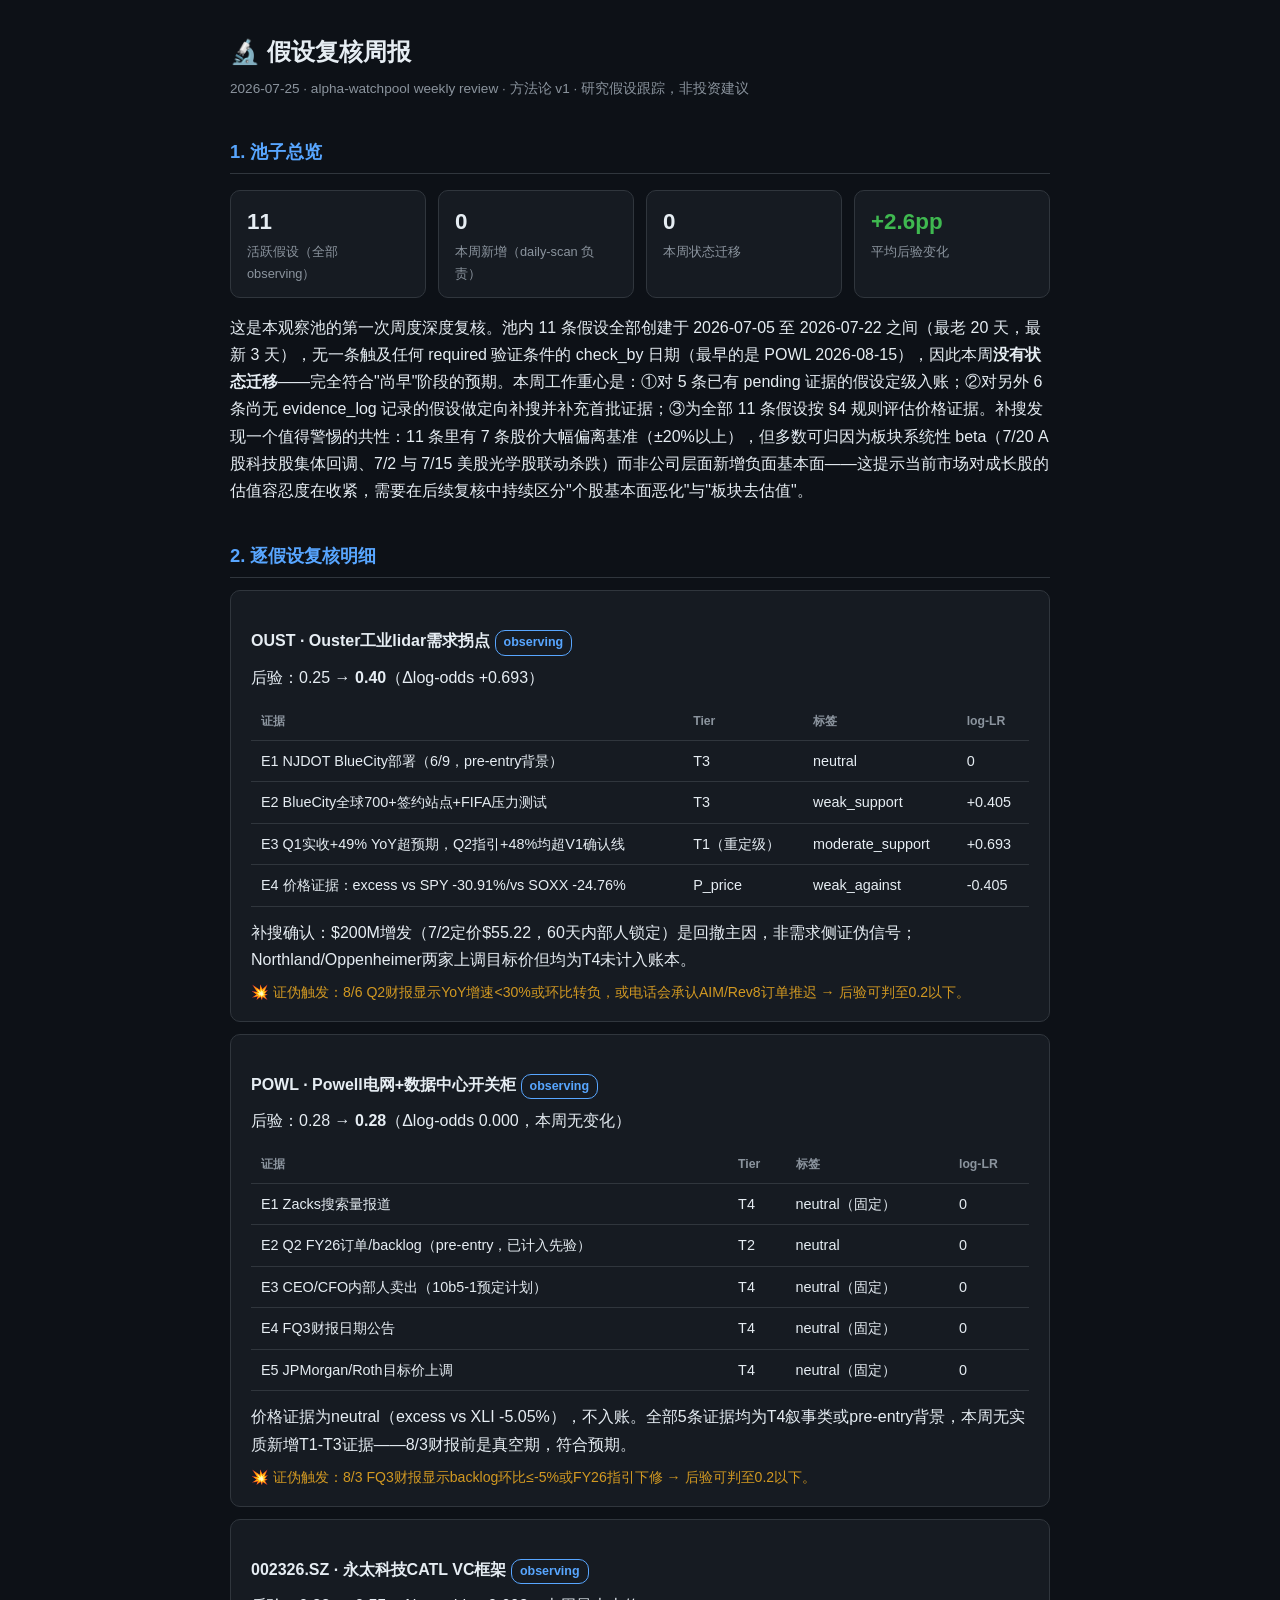
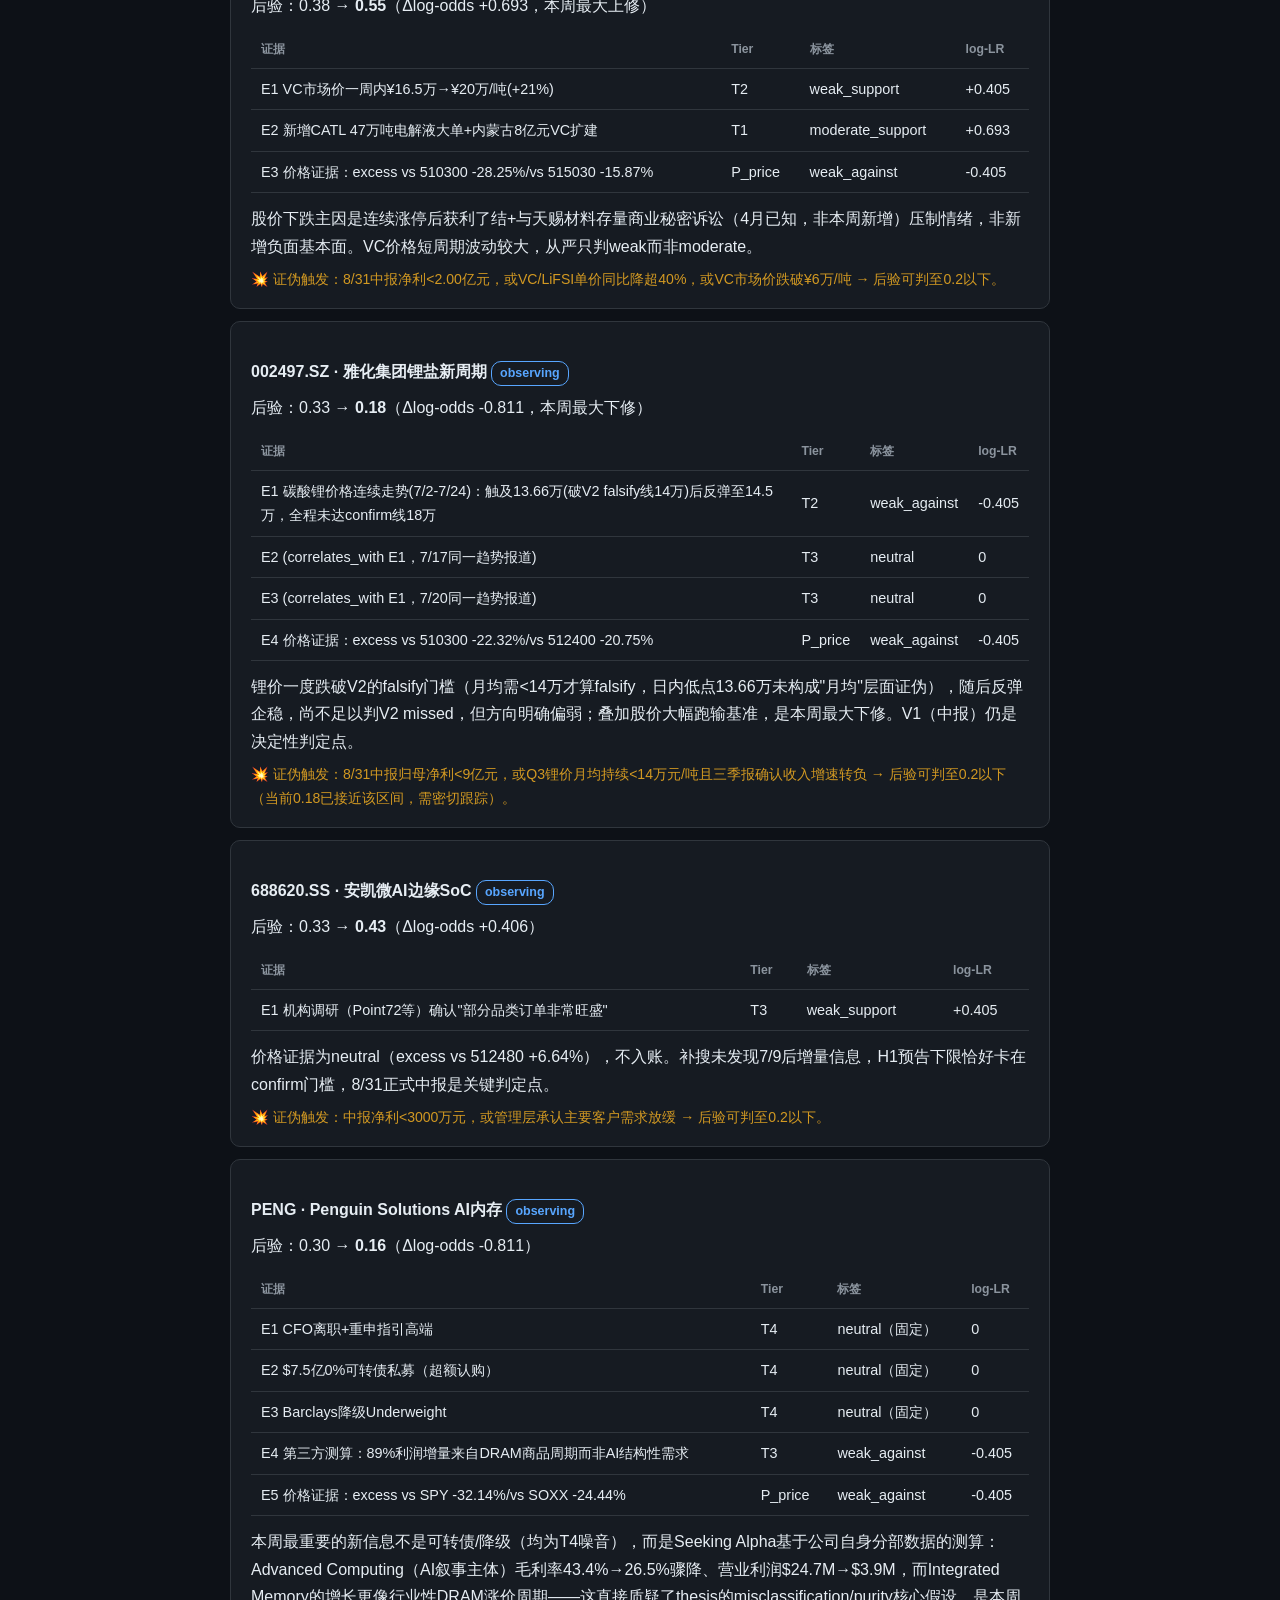
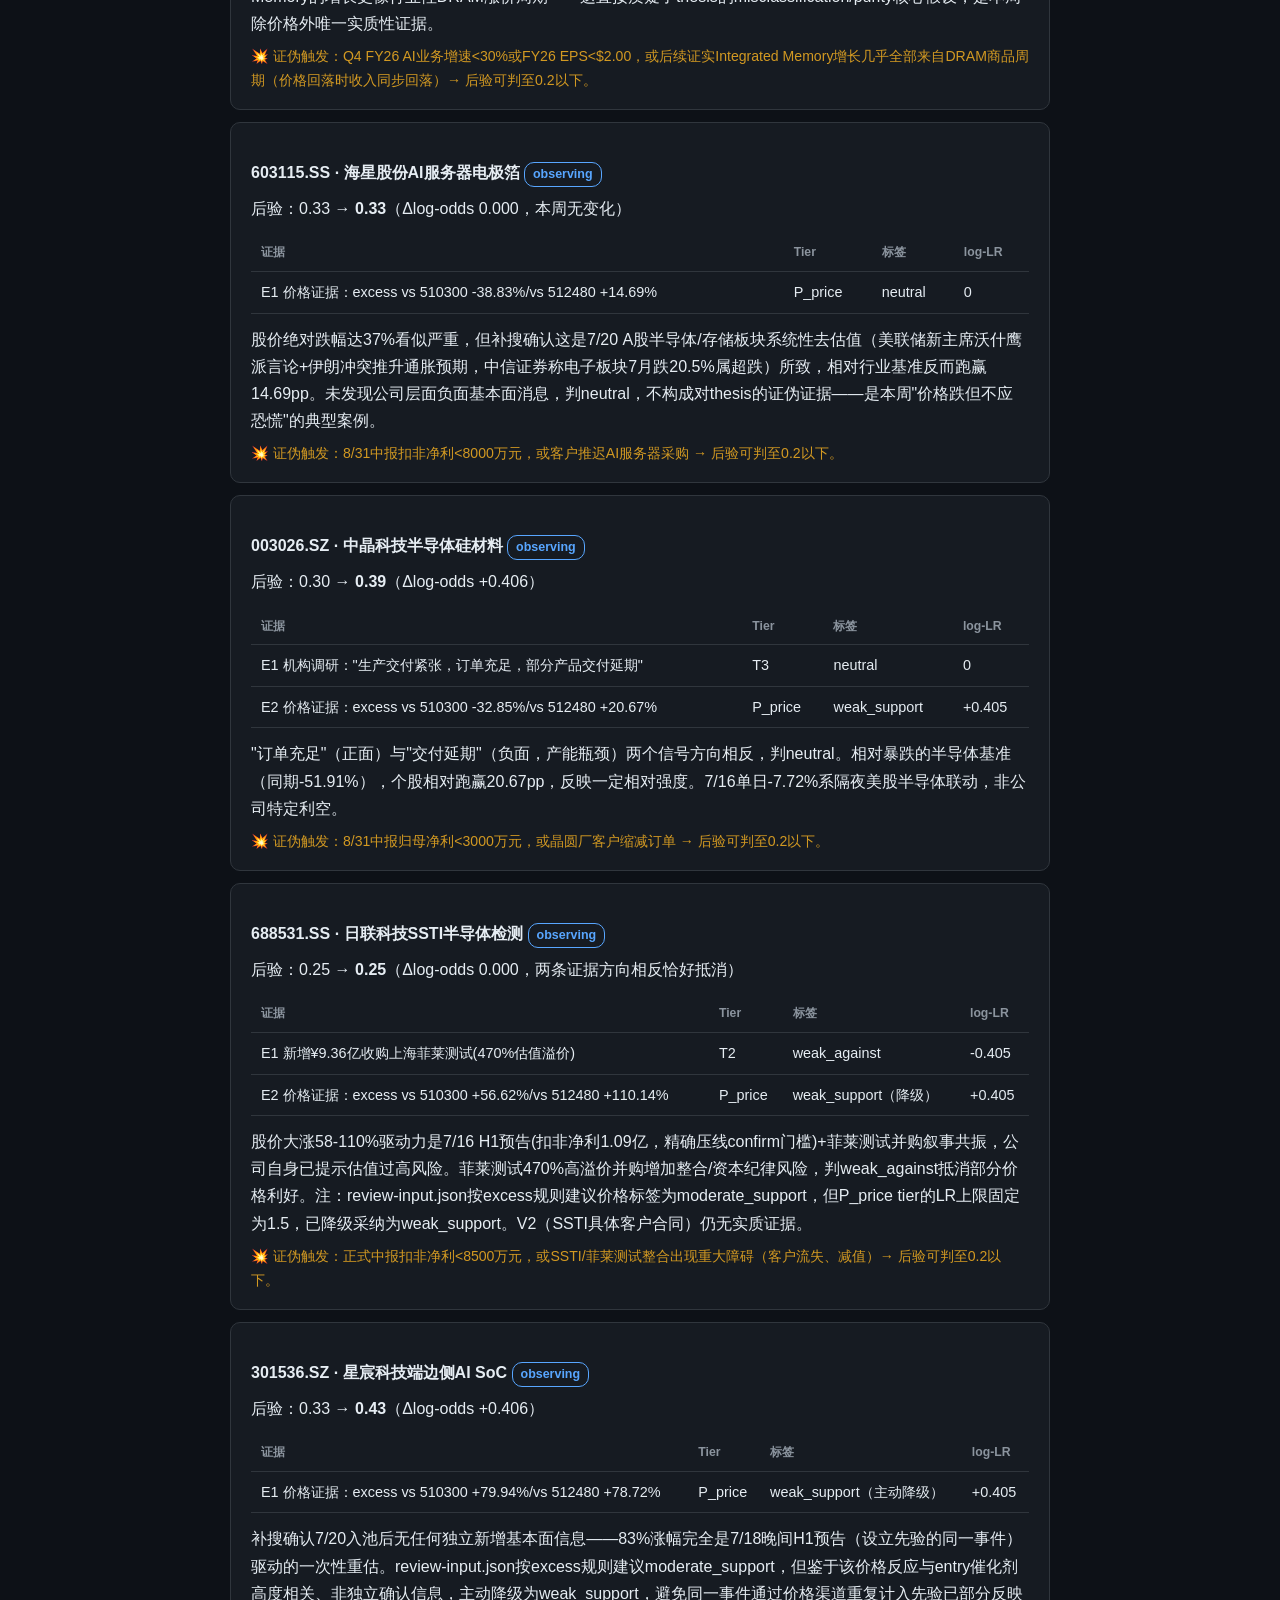
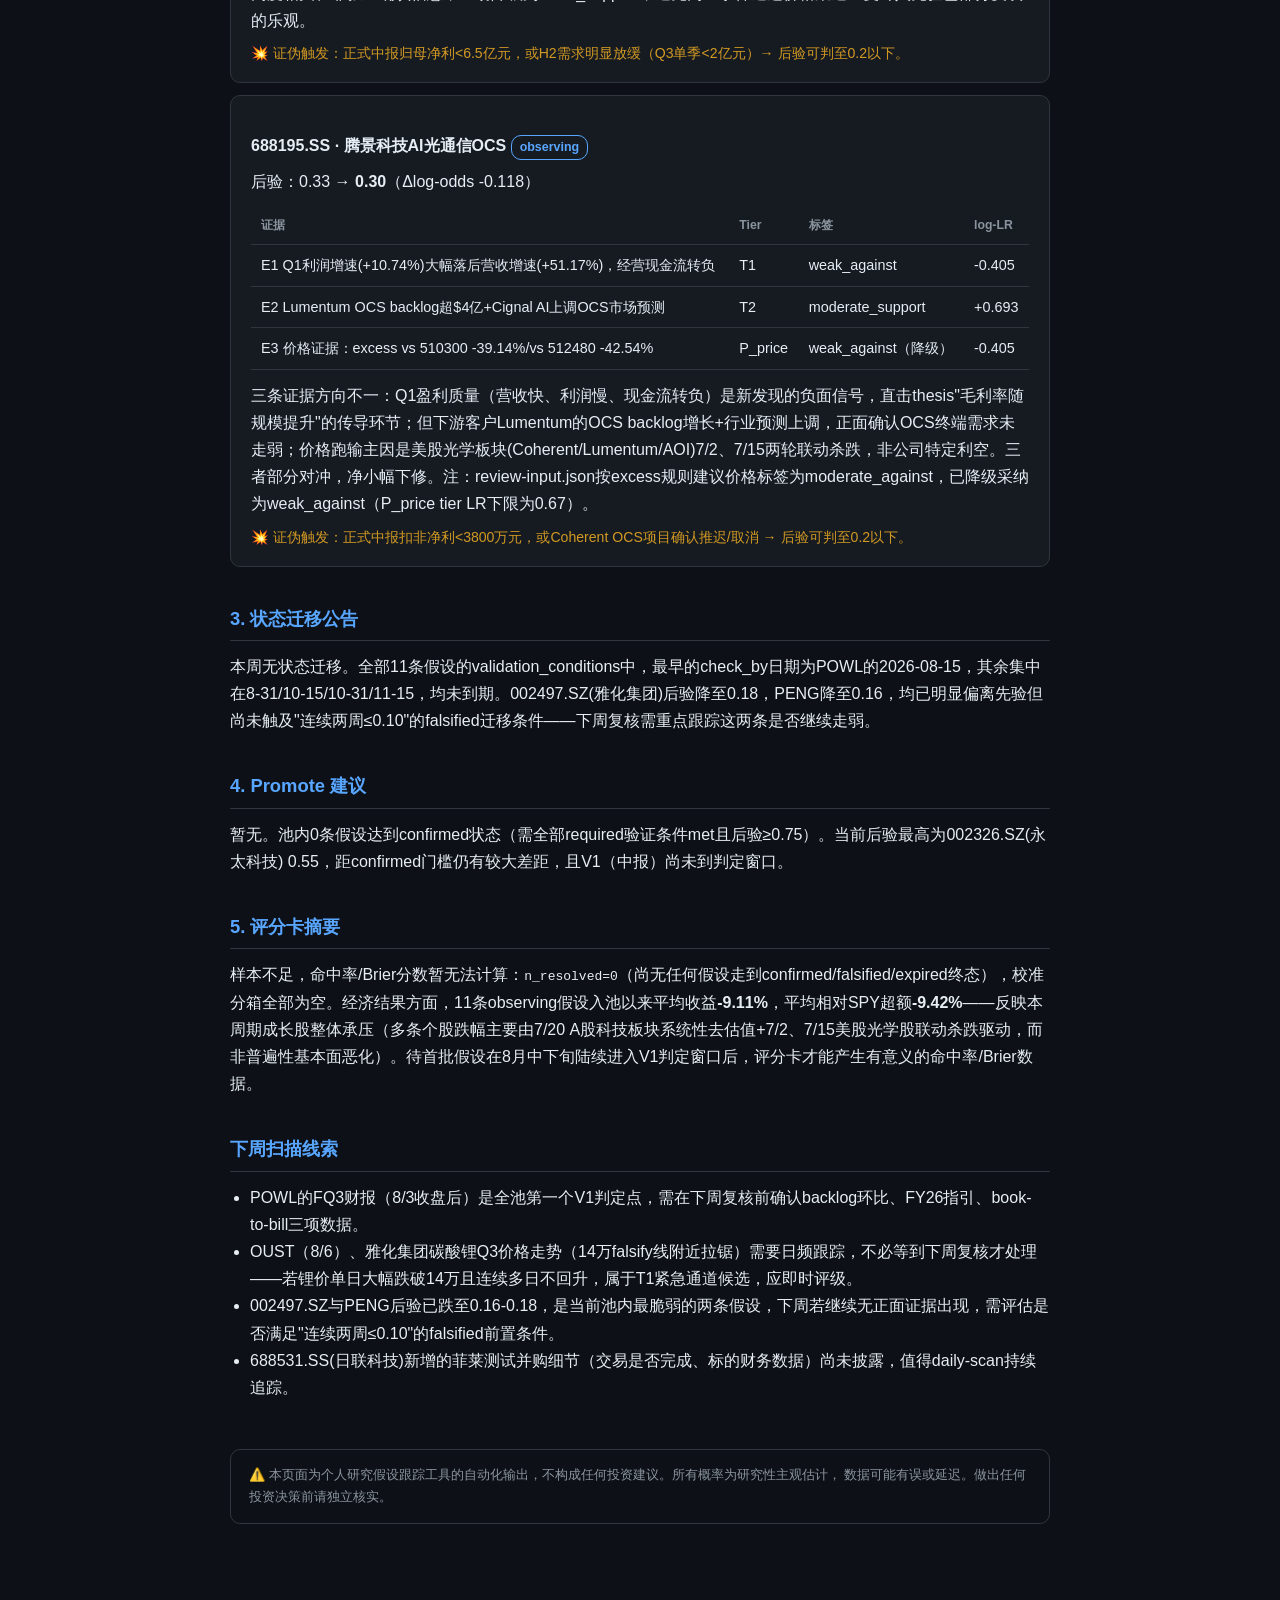
<file: docs/reviews/2026-07-25/index.html>
<!DOCTYPE html>
<html lang="zh-CN">
<head>
<meta charset="UTF-8">
<meta name="viewport" content="width=device-width, initial-scale=1.0">
<title>假设复核周报 · 2026-07-25</title>
<style>
  :root { --bg:#0d1117; --card:#161b22; --border:#30363d; --text:#e6edf3; --dim:#8b949e;
          --green:#3fb950; --red:#f85149; --amber:#d29922; --blue:#58a6ff; }
  * { margin:0; padding:0; box-sizing:border-box; }
  body { background:var(--bg); color:var(--text); font-family:-apple-system,"PingFang SC","Microsoft YaHei",sans-serif;
         line-height:1.7; max-width:860px; margin:0 auto; padding:32px 20px 80px; }
  h1 { font-size:1.5em; margin-bottom:4px; }
  h2 { font-size:1.15em; margin:36px 0 12px; padding-bottom:6px; border-bottom:1px solid var(--border); color:var(--blue); }
  h3 { font-size:1em; margin:20px 0 8px; }
  .meta { color:var(--dim); font-size:.85em; margin-bottom:24px; }
  .card { background:var(--card); border:1px solid var(--border); border-radius:10px; padding:16px 20px; margin:12px 0; }
  table { width:100%; border-collapse:collapse; font-size:.9em; margin:12px 0; }
  th,td { padding:8px 10px; text-align:left; border-bottom:1px solid var(--border); }
  th { color:var(--dim); font-weight:600; font-size:.85em; }
  .up { color:var(--green); } .down { color:var(--red); } .flat { color:var(--dim); }
  .badge { display:inline-block; padding:1px 8px; border-radius:10px; font-size:.78em; border:1px solid var(--border); }
  .badge.observing { color:var(--blue); border-color:var(--blue); }
  .badge.confirmed { color:var(--green); border-color:var(--green); }
  .badge.falsified { color:var(--red); border-color:var(--red); }
  .badge.expired { color:var(--dim); }
  .badge.promoted { color:var(--amber); border-color:var(--amber); }
  .disclaimer { margin-top:48px; padding:14px 18px; border:1px solid var(--border); border-radius:10px;
                color:var(--dim); font-size:.82em; }
  a { color:var(--blue); text-decoration:none; }
  .kpi-row { display:flex; gap:12px; flex-wrap:wrap; margin:16px 0; }
  .kpi { flex:1; min-width:140px; background:var(--card); border:1px solid var(--border); border-radius:10px;
         padding:12px 16px; }
  .kpi .v { font-size:1.4em; font-weight:700; }
  .kpi .k { color:var(--dim); font-size:.8em; }
  .falsify { color:var(--amber); font-size:.88em; margin-top:8px; }
</style>
</head>
<body>

<h1>🔬 假设复核周报</h1>
<p class="meta">2026-07-25 · alpha-watchpool weekly review · 方法论 v1 · 研究假设跟踪，非投资建议</p>

<h2>1. 池子总览</h2>
<div class="kpi-row">
  <div class="kpi"><div class="v">11</div><div class="k">活跃假设（全部 observing）</div></div>
  <div class="kpi"><div class="v">0</div><div class="k">本周新增（daily-scan 负责）</div></div>
  <div class="kpi"><div class="v">0</div><div class="k">本周状态迁移</div></div>
  <div class="kpi"><div class="v up">+2.6pp</div><div class="k">平均后验变化</div></div>
</div>
<p>这是本观察池的第一次周度深度复核。池内 11 条假设全部创建于 2026-07-05 至 2026-07-22 之间（最老 20 天，最新 3 天），无一条触及任何 required 验证条件的 check_by 日期（最早的是 POWL 2026-08-15），因此本周<strong>没有状态迁移</strong>——完全符合"尚早"阶段的预期。本周工作重心是：①对 5 条已有 pending 证据的假设定级入账；②对另外 6 条尚无 evidence_log 记录的假设做定向补搜并补充首批证据；③为全部 11 条假设按 §4 规则评估价格证据。补搜发现一个值得警惕的共性：11 条里有 7 条股价大幅偏离基准（±20%以上），但多数可归因为板块系统性 beta（7/20 A 股科技股集体回调、7/2 与 7/15 美股光学股联动杀跌）而非公司层面新增负面基本面——这提示当前市场对成长股的估值容忍度在收紧，需要在后续复核中持续区分"个股基本面恶化"与"板块去估值"。</p>

<h2>2. 逐假设复核明细</h2>

<div class="card">
  <h3>OUST · Ouster工业lidar需求拐点 <span class="badge observing">observing</span></h3>
  <p>后验：0.25 → <strong>0.40</strong>（Δlog-odds +0.693）</p>
  <table>
    <tr><th>证据</th><th>Tier</th><th>标签</th><th>log-LR</th></tr>
    <tr><td>E1 NJDOT BlueCity部署（6/9，pre-entry背景）</td><td>T3</td><td>neutral</td><td>0</td></tr>
    <tr><td>E2 BlueCity全球700+签约站点+FIFA压力测试</td><td>T3</td><td>weak_support</td><td>+0.405</td></tr>
    <tr><td>E3 Q1实收+49% YoY超预期，Q2指引+48%均超V1确认线</td><td>T1（重定级）</td><td>moderate_support</td><td>+0.693</td></tr>
    <tr><td>E4 价格证据：excess vs SPY -30.91%/vs SOXX -24.76%</td><td>P_price</td><td>weak_against</td><td>-0.405</td></tr>
  </table>
  <p>补搜确认：$200M增发（7/2定价$55.22，60天内部人锁定）是回撤主因，非需求侧证伪信号；Northland/Oppenheimer两家上调目标价但均为T4未计入账本。</p>
  <p class="falsify">💥 证伪触发：8/6 Q2财报显示YoY增速&lt;30%或环比转负，或电话会承认AIM/Rev8订单推迟 → 后验可判至0.2以下。</p>
</div>

<div class="card">
  <h3>POWL · Powell电网+数据中心开关柜 <span class="badge observing">observing</span></h3>
  <p>后验：0.28 → <strong>0.28</strong>（Δlog-odds 0.000，本周无变化）</p>
  <table>
    <tr><th>证据</th><th>Tier</th><th>标签</th><th>log-LR</th></tr>
    <tr><td>E1 Zacks搜索量报道</td><td>T4</td><td>neutral（固定）</td><td>0</td></tr>
    <tr><td>E2 Q2 FY26订单/backlog（pre-entry，已计入先验）</td><td>T2</td><td>neutral</td><td>0</td></tr>
    <tr><td>E3 CEO/CFO内部人卖出（10b5-1预定计划）</td><td>T4</td><td>neutral（固定）</td><td>0</td></tr>
    <tr><td>E4 FQ3财报日期公告</td><td>T4</td><td>neutral（固定）</td><td>0</td></tr>
    <tr><td>E5 JPMorgan/Roth目标价上调</td><td>T4</td><td>neutral（固定）</td><td>0</td></tr>
  </table>
  <p>价格证据为neutral（excess vs XLI -5.05%），不入账。全部5条证据均为T4叙事类或pre-entry背景，本周无实质新增T1-T3证据——8/3财报前是真空期，符合预期。</p>
  <p class="falsify">💥 证伪触发：8/3 FQ3财报显示backlog环比≤-5%或FY26指引下修 → 后验可判至0.2以下。</p>
</div>

<div class="card">
  <h3>002326.SZ · 永太科技CATL VC框架 <span class="badge observing">observing</span></h3>
  <p>后验：0.38 → <strong>0.55</strong>（Δlog-odds +0.693，本周最大上修）</p>
  <table>
    <tr><th>证据</th><th>Tier</th><th>标签</th><th>log-LR</th></tr>
    <tr><td>E1 VC市场价一周内¥16.5万→¥20万/吨(+21%)</td><td>T2</td><td>weak_support</td><td>+0.405</td></tr>
    <tr><td>E2 新增CATL 47万吨电解液大单+内蒙古8亿元VC扩建</td><td>T1</td><td>moderate_support</td><td>+0.693</td></tr>
    <tr><td>E3 价格证据：excess vs 510300 -28.25%/vs 515030 -15.87%</td><td>P_price</td><td>weak_against</td><td>-0.405</td></tr>
  </table>
  <p>股价下跌主因是连续涨停后获利了结+与天赐材料存量商业秘密诉讼（4月已知，非本周新增）压制情绪，非新增负面基本面。VC价格短周期波动较大，从严只判weak而非moderate。</p>
  <p class="falsify">💥 证伪触发：8/31中报净利&lt;2.00亿元，或VC/LiFSI单价同比降超40%，或VC市场价跌破¥6万/吨 → 后验可判至0.2以下。</p>
</div>

<div class="card">
  <h3>002497.SZ · 雅化集团锂盐新周期 <span class="badge observing">observing</span></h3>
  <p>后验：0.33 → <strong>0.18</strong>（Δlog-odds -0.811，本周最大下修）</p>
  <table>
    <tr><th>证据</th><th>Tier</th><th>标签</th><th>log-LR</th></tr>
    <tr><td>E1 碳酸锂价格连续走势(7/2-7/24)：触及13.66万(破V2 falsify线14万)后反弹至14.5万，全程未达confirm线18万</td><td>T2</td><td>weak_against</td><td>-0.405</td></tr>
    <tr><td>E2 (correlates_with E1，7/17同一趋势报道)</td><td>T3</td><td>neutral</td><td>0</td></tr>
    <tr><td>E3 (correlates_with E1，7/20同一趋势报道)</td><td>T3</td><td>neutral</td><td>0</td></tr>
    <tr><td>E4 价格证据：excess vs 510300 -22.32%/vs 512400 -20.75%</td><td>P_price</td><td>weak_against</td><td>-0.405</td></tr>
  </table>
  <p>锂价一度跌破V2的falsify门槛（月均需&lt;14万才算falsify，日内低点13.66万未构成"月均"层面证伪），随后反弹企稳，尚不足以判V2 missed，但方向明确偏弱；叠加股价大幅跑输基准，是本周最大下修。V1（中报）仍是决定性判定点。</p>
  <p class="falsify">💥 证伪触发：8/31中报归母净利&lt;9亿元，或Q3锂价月均持续&lt;14万元/吨且三季报确认收入增速转负 → 后验可判至0.2以下（当前0.18已接近该区间，需密切跟踪）。</p>
</div>

<div class="card">
  <h3>688620.SS · 安凯微AI边缘SoC <span class="badge observing">observing</span></h3>
  <p>后验：0.33 → <strong>0.43</strong>（Δlog-odds +0.406）</p>
  <table>
    <tr><th>证据</th><th>Tier</th><th>标签</th><th>log-LR</th></tr>
    <tr><td>E1 机构调研（Point72等）确认"部分品类订单非常旺盛"</td><td>T3</td><td>weak_support</td><td>+0.405</td></tr>
  </table>
  <p>价格证据为neutral（excess vs 512480 +6.64%），不入账。补搜未发现7/9后增量信息，H1预告下限恰好卡在confirm门槛，8/31正式中报是关键判定点。</p>
  <p class="falsify">💥 证伪触发：中报净利&lt;3000万元，或管理层承认主要客户需求放缓 → 后验可判至0.2以下。</p>
</div>

<div class="card">
  <h3>PENG · Penguin Solutions AI内存 <span class="badge observing">observing</span></h3>
  <p>后验：0.30 → <strong>0.16</strong>（Δlog-odds -0.811）</p>
  <table>
    <tr><th>证据</th><th>Tier</th><th>标签</th><th>log-LR</th></tr>
    <tr><td>E1 CFO离职+重申指引高端</td><td>T4</td><td>neutral（固定）</td><td>0</td></tr>
    <tr><td>E2 $7.5亿0%可转债私募（超额认购）</td><td>T4</td><td>neutral（固定）</td><td>0</td></tr>
    <tr><td>E3 Barclays降级Underweight</td><td>T4</td><td>neutral（固定）</td><td>0</td></tr>
    <tr><td>E4 第三方测算：89%利润增量来自DRAM商品周期而非AI结构性需求</td><td>T3</td><td>weak_against</td><td>-0.405</td></tr>
    <tr><td>E5 价格证据：excess vs SPY -32.14%/vs SOXX -24.44%</td><td>P_price</td><td>weak_against</td><td>-0.405</td></tr>
  </table>
  <p>本周最重要的新信息不是可转债/降级（均为T4噪音），而是Seeking Alpha基于公司自身分部数据的测算：Advanced Computing（AI叙事主体）毛利率43.4%→26.5%骤降、营业利润$24.7M→$3.9M，而Integrated Memory的增长更像行业性DRAM涨价周期——这直接质疑了thesis的misclassification/purity核心假设，是本周除价格外唯一实质性证据。</p>
  <p class="falsify">💥 证伪触发：Q4 FY26 AI业务增速&lt;30%或FY26 EPS&lt;$2.00，或后续证实Integrated Memory增长几乎全部来自DRAM商品周期（价格回落时收入同步回落）→ 后验可判至0.2以下。</p>
</div>

<div class="card">
  <h3>603115.SS · 海星股份AI服务器电极箔 <span class="badge observing">observing</span></h3>
  <p>后验：0.33 → <strong>0.33</strong>（Δlog-odds 0.000，本周无变化）</p>
  <table>
    <tr><th>证据</th><th>Tier</th><th>标签</th><th>log-LR</th></tr>
    <tr><td>E1 价格证据：excess vs 510300 -38.83%/vs 512480 +14.69%</td><td>P_price</td><td>neutral</td><td>0</td></tr>
  </table>
  <p>股价绝对跌幅达37%看似严重，但补搜确认这是7/20 A股半导体/存储板块系统性去估值（美联储新主席沃什鹰派言论+伊朗冲突推升通胀预期，中信证券称电子板块7月跌20.5%属超跌）所致，相对行业基准反而跑赢14.69pp。未发现公司层面负面基本面消息，判neutral，不构成对thesis的证伪证据——是本周"价格跌但不应恐慌"的典型案例。</p>
  <p class="falsify">💥 证伪触发：8/31中报扣非净利&lt;8000万元，或客户推迟AI服务器采购 → 后验可判至0.2以下。</p>
</div>

<div class="card">
  <h3>003026.SZ · 中晶科技半导体硅材料 <span class="badge observing">observing</span></h3>
  <p>后验：0.30 → <strong>0.39</strong>（Δlog-odds +0.406）</p>
  <table>
    <tr><th>证据</th><th>Tier</th><th>标签</th><th>log-LR</th></tr>
    <tr><td>E1 机构调研："生产交付紧张，订单充足，部分产品交付延期"</td><td>T3</td><td>neutral</td><td>0</td></tr>
    <tr><td>E2 价格证据：excess vs 510300 -32.85%/vs 512480 +20.67%</td><td>P_price</td><td>weak_support</td><td>+0.405</td></tr>
  </table>
  <p>"订单充足"（正面）与"交付延期"（负面，产能瓶颈）两个信号方向相反，判neutral。相对暴跌的半导体基准（同期-51.91%），个股相对跑赢20.67pp，反映一定相对强度。7/16单日-7.72%系隔夜美股半导体联动，非公司特定利空。</p>
  <p class="falsify">💥 证伪触发：8/31中报归母净利&lt;3000万元，或晶圆厂客户缩减订单 → 后验可判至0.2以下。</p>
</div>

<div class="card">
  <h3>688531.SS · 日联科技SSTI半导体检测 <span class="badge observing">observing</span></h3>
  <p>后验：0.25 → <strong>0.25</strong>（Δlog-odds 0.000，两条证据方向相反恰好抵消）</p>
  <table>
    <tr><th>证据</th><th>Tier</th><th>标签</th><th>log-LR</th></tr>
    <tr><td>E1 新增¥9.36亿收购上海菲莱测试(470%估值溢价)</td><td>T2</td><td>weak_against</td><td>-0.405</td></tr>
    <tr><td>E2 价格证据：excess vs 510300 +56.62%/vs 512480 +110.14%</td><td>P_price</td><td>weak_support（降级）</td><td>+0.405</td></tr>
  </table>
  <p>股价大涨58-110%驱动力是7/16 H1预告(扣非净利1.09亿，精确压线confirm门槛)+菲莱测试并购叙事共振，公司自身已提示估值过高风险。菲莱测试470%高溢价并购增加整合/资本纪律风险，判weak_against抵消部分价格利好。注：review-input.json按excess规则建议价格标签为moderate_support，但P_price tier的LR上限固定为1.5，已降级采纳为weak_support。V2（SSTI具体客户合同）仍无实质证据。</p>
  <p class="falsify">💥 证伪触发：正式中报扣非净利&lt;8500万元，或SSTI/菲莱测试整合出现重大障碍（客户流失、减值）→ 后验可判至0.2以下。</p>
</div>

<div class="card">
  <h3>301536.SZ · 星宸科技端边侧AI SoC <span class="badge observing">observing</span></h3>
  <p>后验：0.33 → <strong>0.43</strong>（Δlog-odds +0.406）</p>
  <table>
    <tr><th>证据</th><th>Tier</th><th>标签</th><th>log-LR</th></tr>
    <tr><td>E1 价格证据：excess vs 510300 +79.94%/vs 512480 +78.72%</td><td>P_price</td><td>weak_support（主动降级）</td><td>+0.405</td></tr>
  </table>
  <p>补搜确认7/20入池后无任何独立新增基本面信息——83%涨幅完全是7/18晚间H1预告（设立先验的同一事件）驱动的一次性重估。review-input.json按excess规则建议moderate_support，但鉴于该价格反应与entry催化剂高度相关、非独立确认信息，主动降级为weak_support，避免同一事件通过价格渠道重复计入先验已部分反映的乐观。</p>
  <p class="falsify">💥 证伪触发：正式中报归母净利&lt;6.5亿元，或H2需求明显放缓（Q3单季&lt;2亿元）→ 后验可判至0.2以下。</p>
</div>

<div class="card">
  <h3>688195.SS · 腾景科技AI光通信OCS <span class="badge observing">observing</span></h3>
  <p>后验：0.33 → <strong>0.30</strong>（Δlog-odds -0.118）</p>
  <table>
    <tr><th>证据</th><th>Tier</th><th>标签</th><th>log-LR</th></tr>
    <tr><td>E1 Q1利润增速(+10.74%)大幅落后营收增速(+51.17%)，经营现金流转负</td><td>T1</td><td>weak_against</td><td>-0.405</td></tr>
    <tr><td>E2 Lumentum OCS backlog超$4亿+Cignal AI上调OCS市场预测</td><td>T2</td><td>moderate_support</td><td>+0.693</td></tr>
    <tr><td>E3 价格证据：excess vs 510300 -39.14%/vs 512480 -42.54%</td><td>P_price</td><td>weak_against（降级）</td><td>-0.405</td></tr>
  </table>
  <p>三条证据方向不一：Q1盈利质量（营收快、利润慢、现金流转负）是新发现的负面信号，直击thesis"毛利率随规模提升"的传导环节；但下游客户Lumentum的OCS backlog增长+行业预测上调，正面确认OCS终端需求未走弱；价格跑输主因是美股光学板块(Coherent/Lumentum/AOI)7/2、7/15两轮联动杀跌，非公司特定利空。三者部分对冲，净小幅下修。注：review-input.json按excess规则建议价格标签为moderate_against，已降级采纳为weak_against（P_price tier LR下限为0.67）。</p>
  <p class="falsify">💥 证伪触发：正式中报扣非净利&lt;3800万元，或Coherent OCS项目确认推迟/取消 → 后验可判至0.2以下。</p>
</div>

<h2>3. 状态迁移公告</h2>
<p>本周无状态迁移。全部11条假设的validation_conditions中，最早的check_by日期为POWL的2026-08-15，其余集中在8-31/10-15/10-31/11-15，均未到期。002497.SZ(雅化集团)后验降至0.18，PENG降至0.16，均已明显偏离先验但尚未触及"连续两周≤0.10"的falsified迁移条件——下周复核需重点跟踪这两条是否继续走弱。</p>

<h2>4. Promote 建议</h2>
<p>暂无。池内0条假设达到confirmed状态（需全部required验证条件met且后验≥0.75）。当前后验最高为002326.SZ(永太科技) 0.55，距confirmed门槛仍有较大差距，且V1（中报）尚未到判定窗口。</p>

<h2>5. 评分卡摘要</h2>
<p>样本不足，命中率/Brier分数暂无法计算：<code>n_resolved=0</code>（尚无任何假设走到confirmed/falsified/expired终态），校准分箱全部为空。经济结果方面，11条observing假设入池以来平均收益<strong>-9.11%</strong>，平均相对SPY超额<strong>-9.42%</strong>——反映本周期成长股整体承压（多条个股跌幅主要由7/20 A股科技板块系统性去估值+7/2、7/15美股光学股联动杀跌驱动，而非普遍性基本面恶化）。待首批假设在8月中下旬陆续进入V1判定窗口后，评分卡才能产生有意义的命中率/Brier数据。</p>

<!-- 本次为池子首次周复核，无历史resolved数据，季度校准复盘(§9四问)暂不适用，待有resolved样本后再执行 -->

<h2>下周扫描线索</h2>
<ul style="margin-left:20px;">
  <li>POWL的FQ3财报（8/3收盘后）是全池第一个V1判定点，需在下周复核前确认backlog环比、FY26指引、book-to-bill三项数据。</li>
  <li>OUST（8/6）、雅化集团碳酸锂Q3价格走势（14万falsify线附近拉锯）需要日频跟踪，不必等到下周复核才处理——若锂价单日大幅跌破14万且连续多日不回升，属于T1紧急通道候选，应即时评级。</li>
  <li>002497.SZ与PENG后验已跌至0.16-0.18，是当前池内最脆弱的两条假设，下周若继续无正面证据出现，需评估是否满足"连续两周≤0.10"的falsified前置条件。</li>
  <li>688531.SS(日联科技)新增的菲莱测试并购细节（交易是否完成、标的财务数据）尚未披露，值得daily-scan持续追踪。</li>
</ul>

<div class="disclaimer">
  ⚠️ 本页面为个人研究假设跟踪工具的自动化输出，不构成任何投资建议。所有概率为研究性主观估计，
  数据可能有误或延迟。做出任何投资决策前请独立核实。
</div>

</body>
</html>
</file>
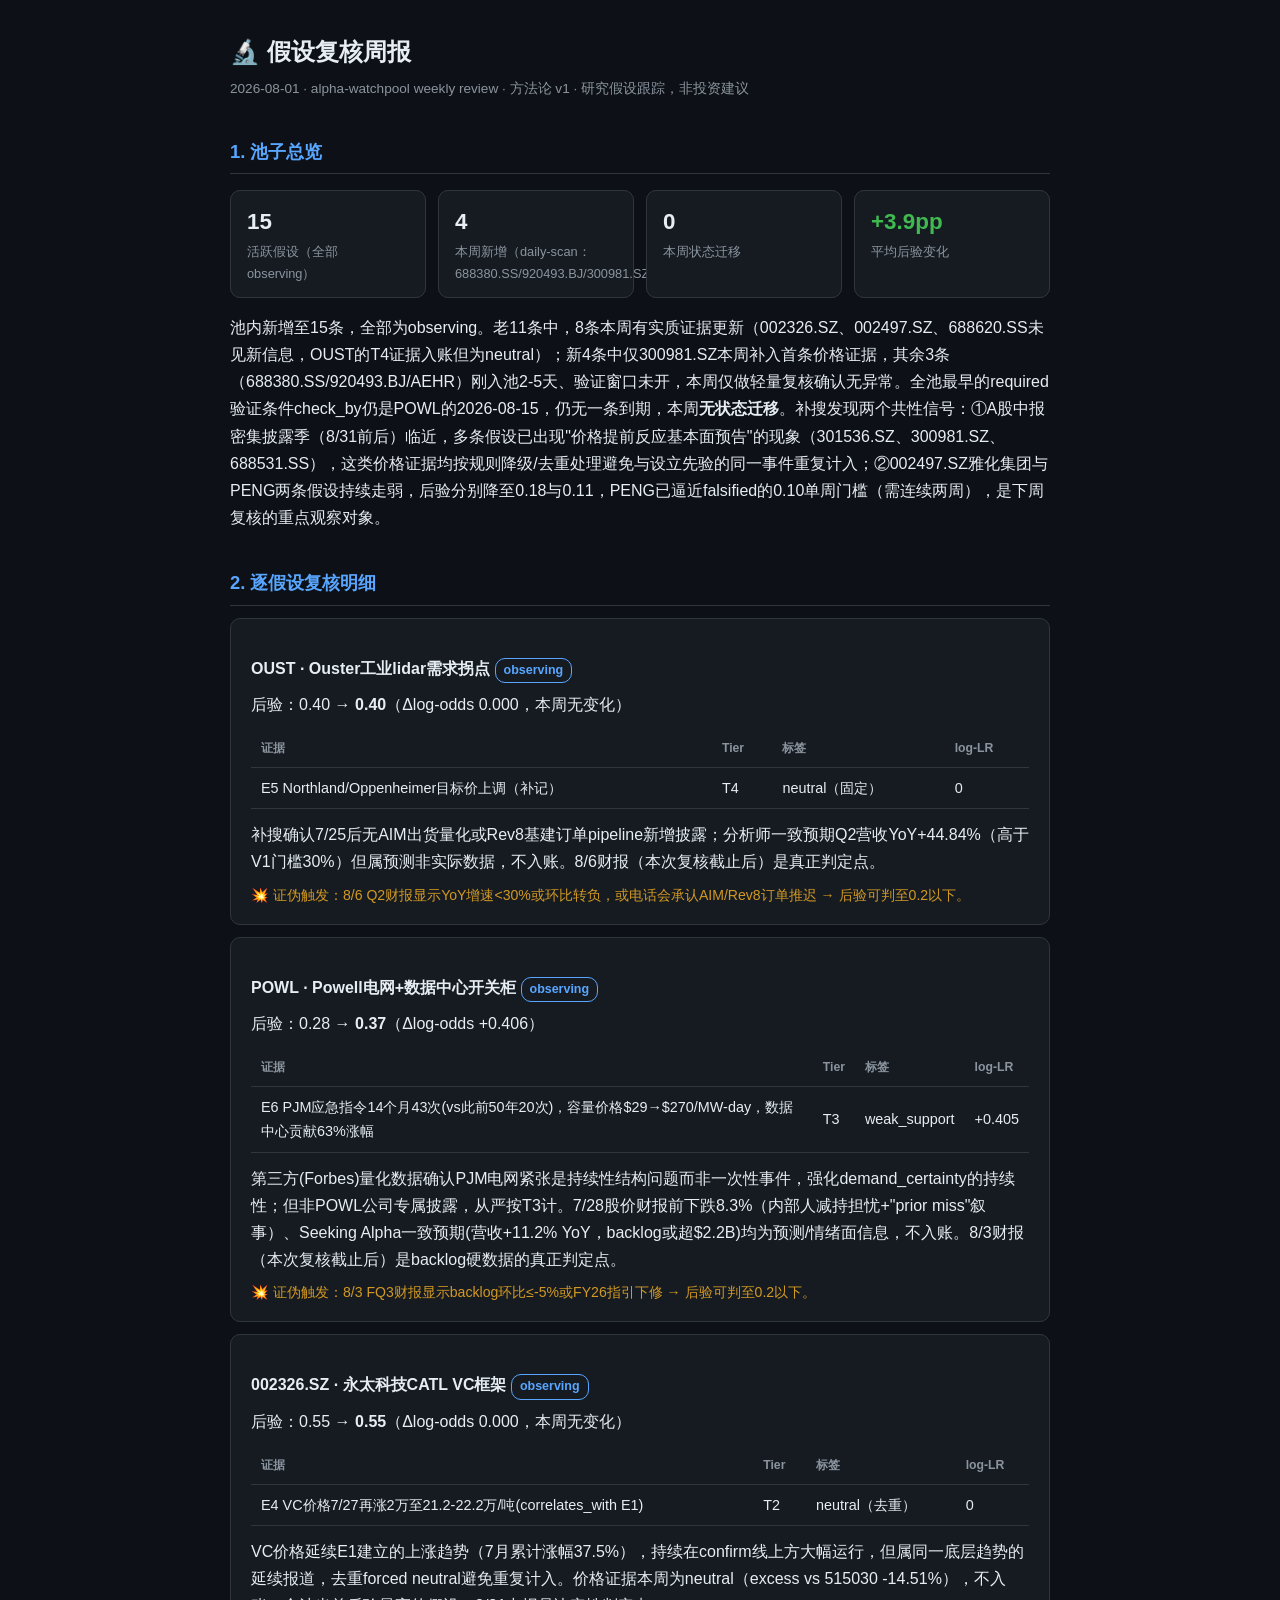
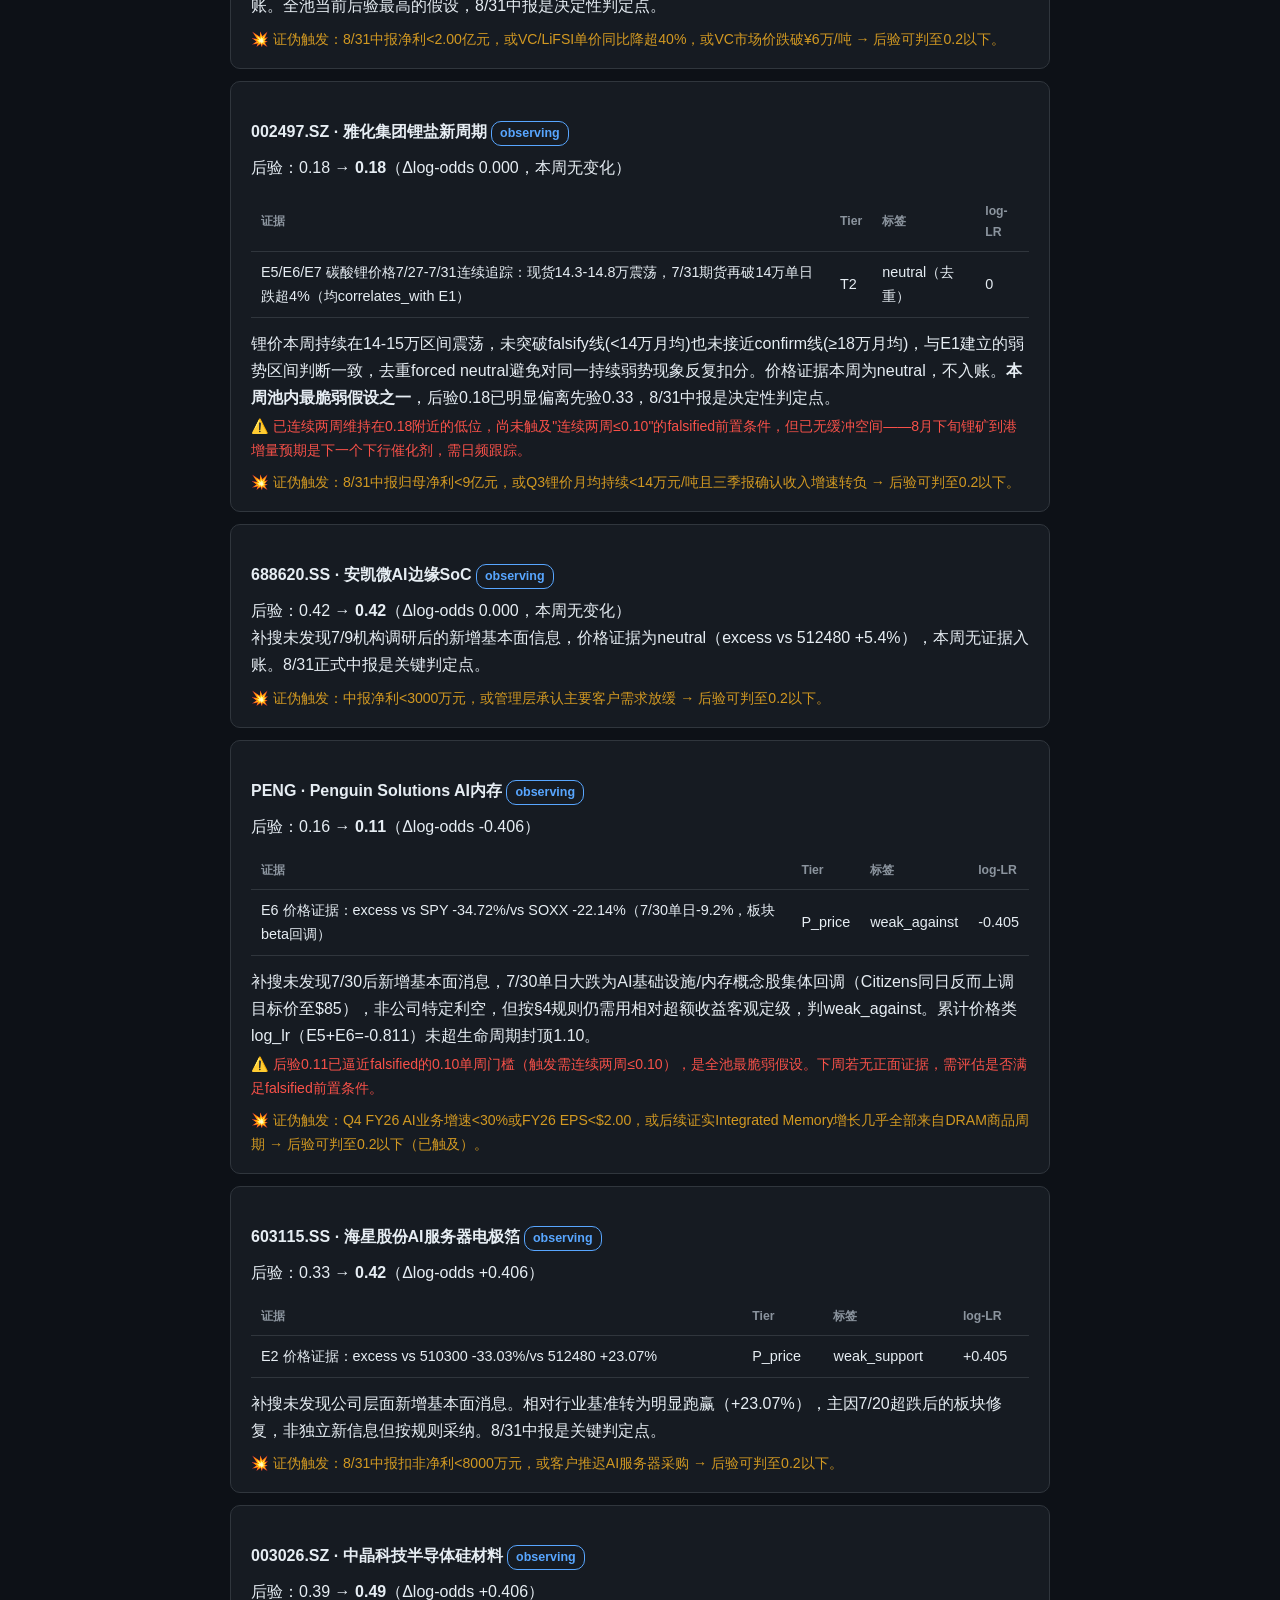
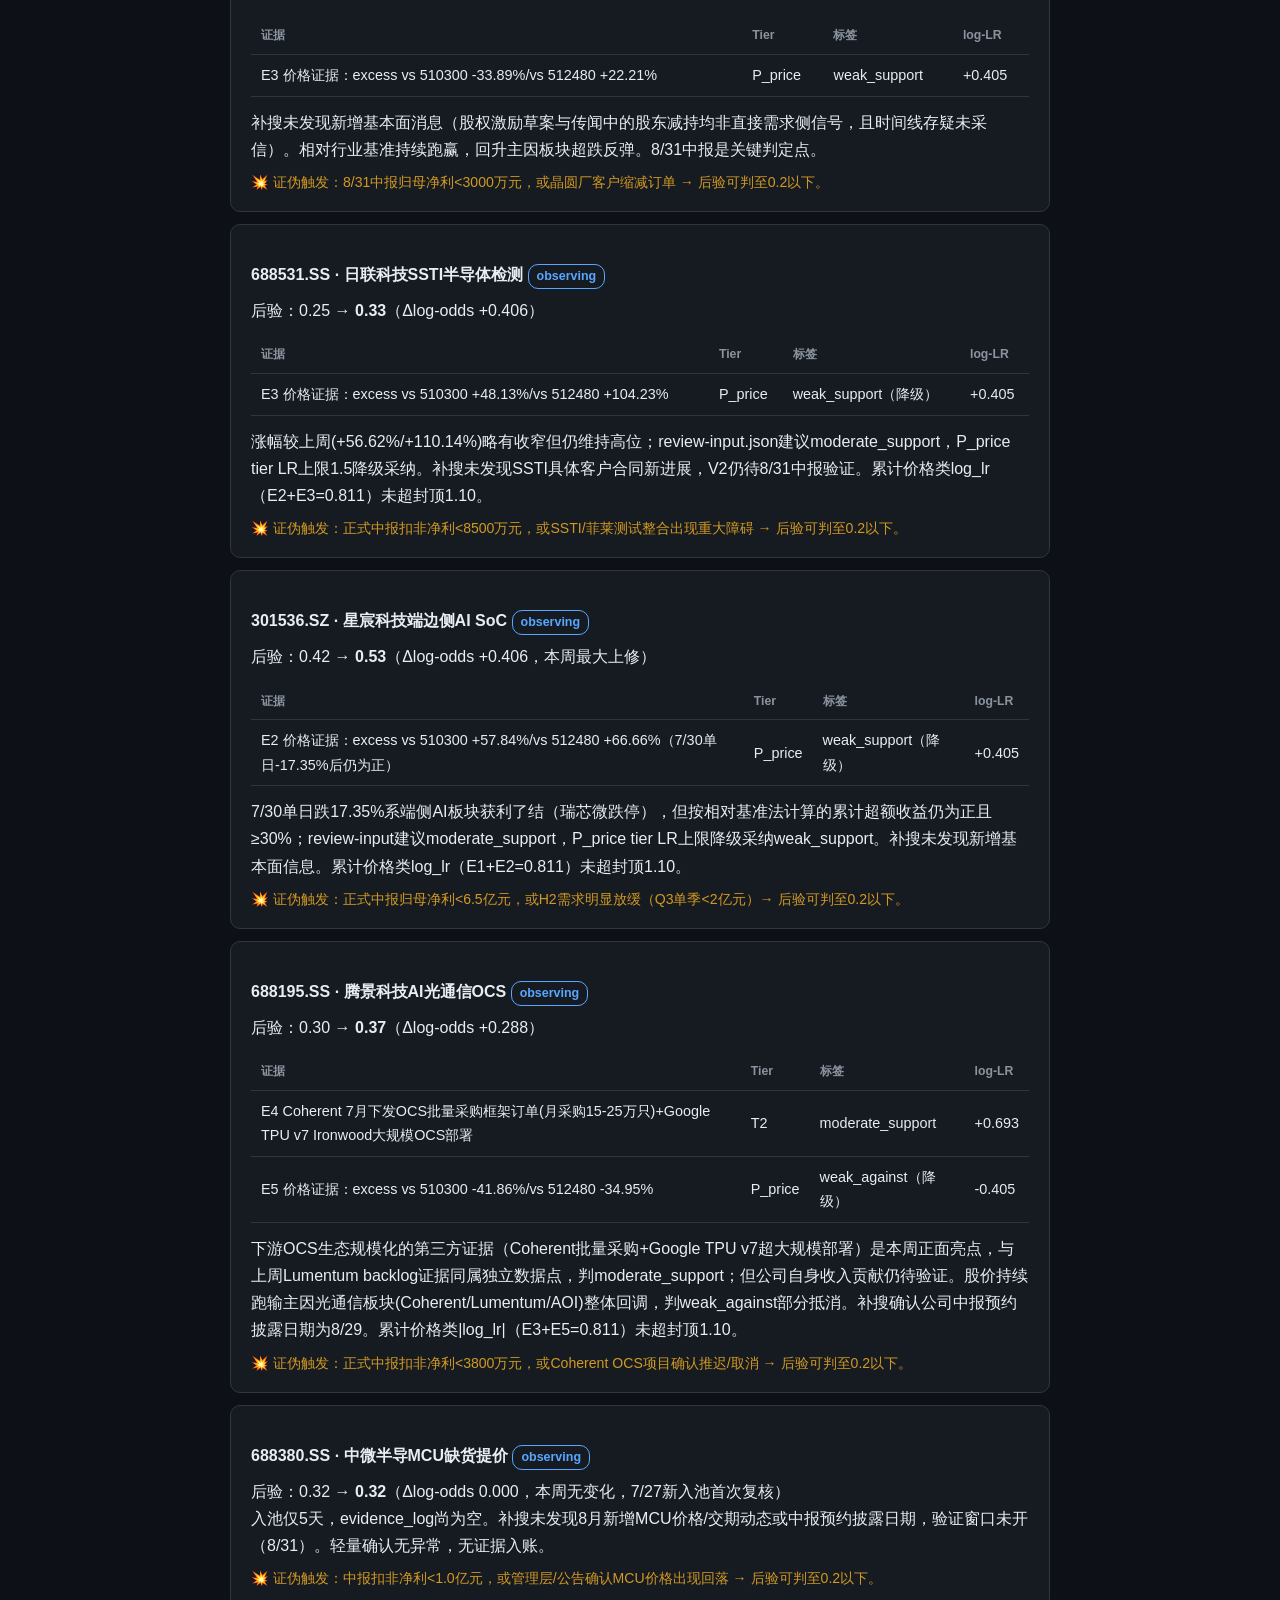
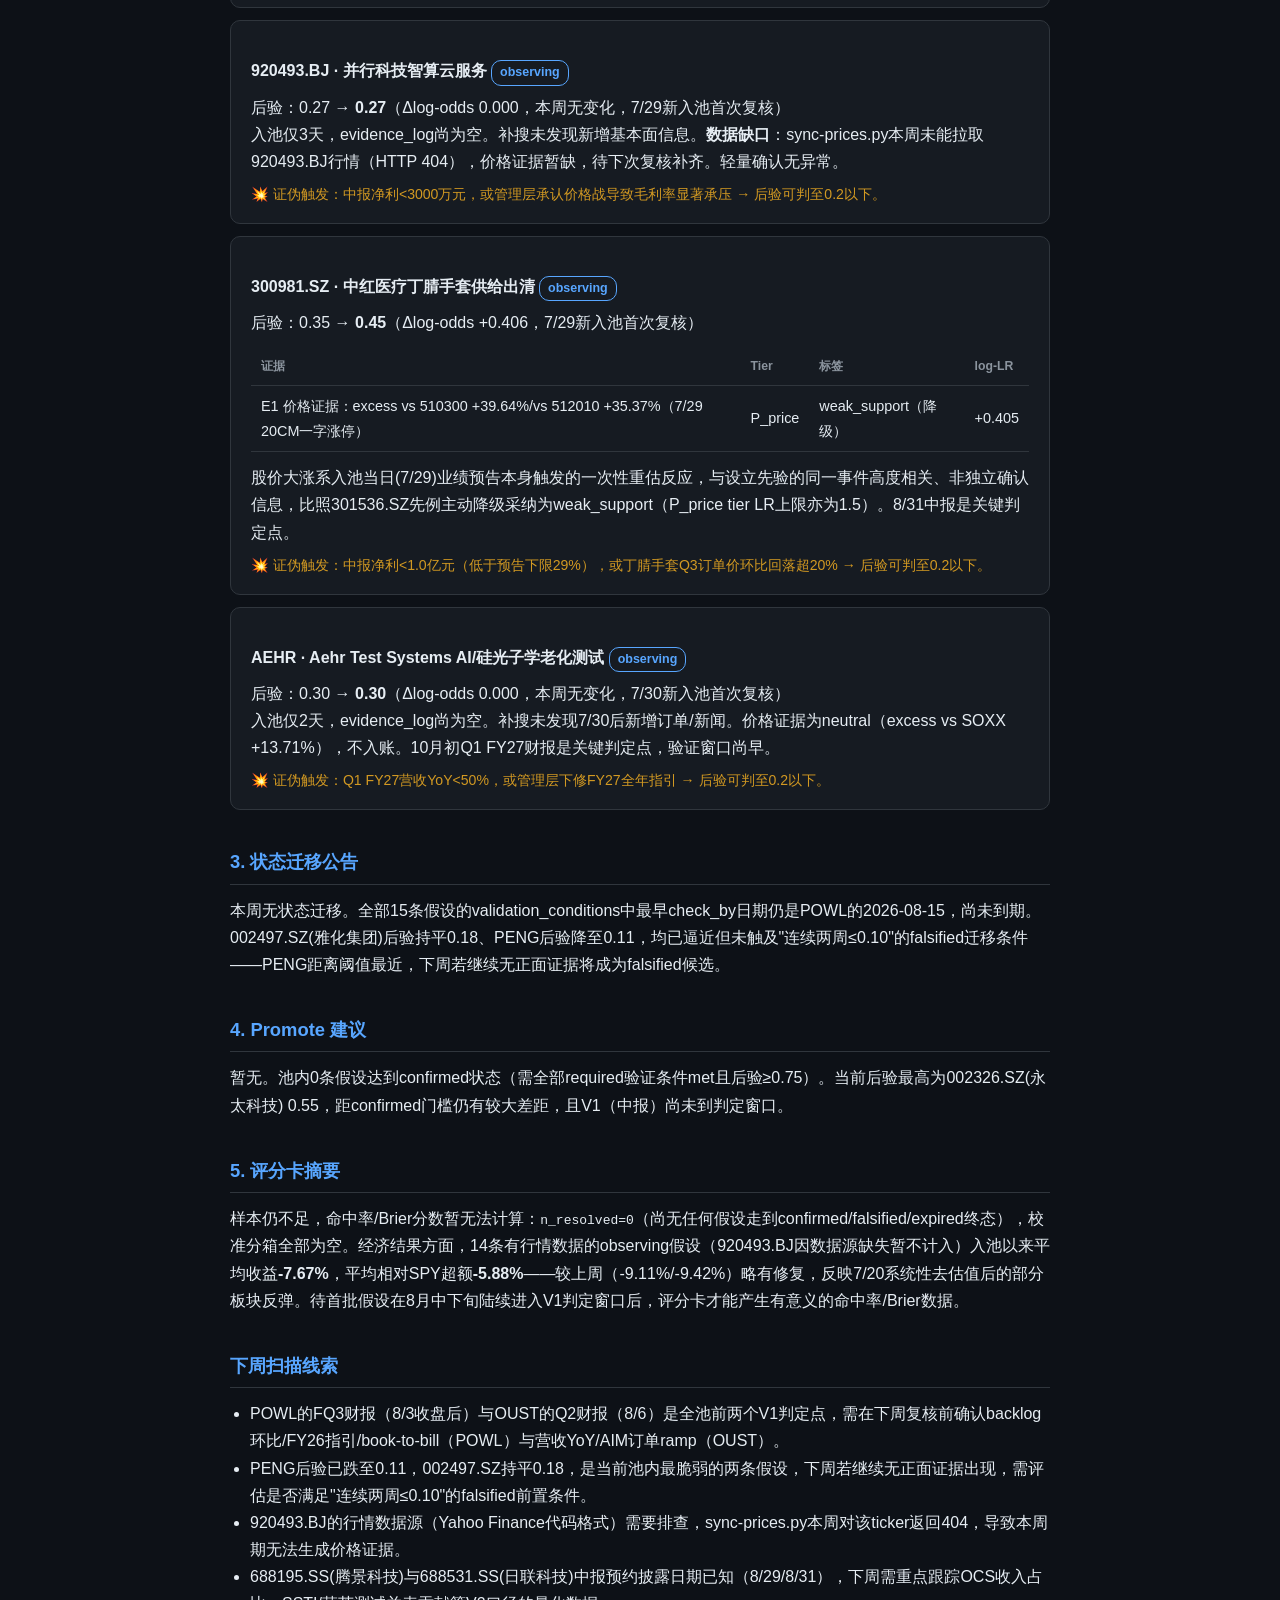
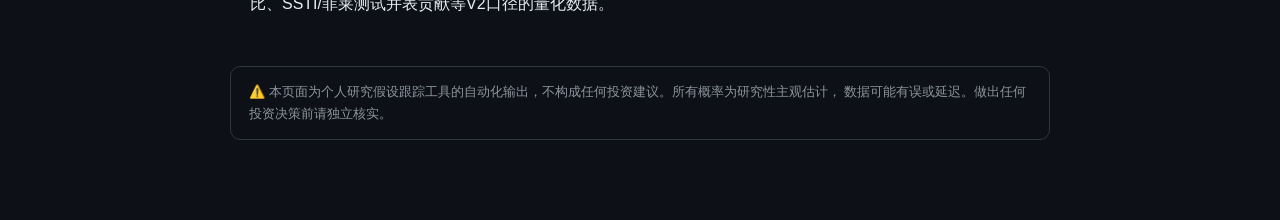
<file: docs/reviews/2026-08-01/index.html>
<!DOCTYPE html>
<html lang="zh-CN">
<head>
<meta charset="UTF-8">
<meta name="viewport" content="width=device-width, initial-scale=1.0">
<title>假设复核周报 · 2026-08-01</title>
<style>
  :root { --bg:#0d1117; --card:#161b22; --border:#30363d; --text:#e6edf3; --dim:#8b949e;
          --green:#3fb950; --red:#f85149; --amber:#d29922; --blue:#58a6ff; }
  * { margin:0; padding:0; box-sizing:border-box; }
  body { background:var(--bg); color:var(--text); font-family:-apple-system,"PingFang SC","Microsoft YaHei",sans-serif;
         line-height:1.7; max-width:860px; margin:0 auto; padding:32px 20px 80px; }
  h1 { font-size:1.5em; margin-bottom:4px; }
  h2 { font-size:1.15em; margin:36px 0 12px; padding-bottom:6px; border-bottom:1px solid var(--border); color:var(--blue); }
  h3 { font-size:1em; margin:20px 0 8px; }
  .meta { color:var(--dim); font-size:.85em; margin-bottom:24px; }
  .card { background:var(--card); border:1px solid var(--border); border-radius:10px; padding:16px 20px; margin:12px 0; }
  table { width:100%; border-collapse:collapse; font-size:.9em; margin:12px 0; }
  th,td { padding:8px 10px; text-align:left; border-bottom:1px solid var(--border); }
  th { color:var(--dim); font-weight:600; font-size:.85em; }
  .up { color:var(--green); } .down { color:var(--red); } .flat { color:var(--dim); }
  .badge { display:inline-block; padding:1px 8px; border-radius:10px; font-size:.78em; border:1px solid var(--border); }
  .badge.observing { color:var(--blue); border-color:var(--blue); }
  .badge.confirmed { color:var(--green); border-color:var(--green); }
  .badge.falsified { color:var(--red); border-color:var(--red); }
  .badge.expired { color:var(--dim); }
  .badge.promoted { color:var(--amber); border-color:var(--amber); }
  .disclaimer { margin-top:48px; padding:14px 18px; border:1px solid var(--border); border-radius:10px;
                color:var(--dim); font-size:.82em; }
  a { color:var(--blue); text-decoration:none; }
  .kpi-row { display:flex; gap:12px; flex-wrap:wrap; margin:16px 0; }
  .kpi { flex:1; min-width:140px; background:var(--card); border:1px solid var(--border); border-radius:10px;
         padding:12px 16px; }
  .kpi .v { font-size:1.4em; font-weight:700; }
  .kpi .k { color:var(--dim); font-size:.8em; }
  .falsify { color:var(--amber); font-size:.88em; margin-top:8px; }
  .watch { color:var(--red); font-size:.88em; margin-top:4px; }
</style>
</head>
<body>

<h1>🔬 假设复核周报</h1>
<p class="meta">2026-08-01 · alpha-watchpool weekly review · 方法论 v1 · 研究假设跟踪，非投资建议</p>

<h2>1. 池子总览</h2>
<div class="kpi-row">
  <div class="kpi"><div class="v">15</div><div class="k">活跃假设（全部 observing）</div></div>
  <div class="kpi"><div class="v">4</div><div class="k">本周新增（daily-scan：688380.SS/920493.BJ/300981.SZ/AEHR）</div></div>
  <div class="kpi"><div class="v">0</div><div class="k">本周状态迁移</div></div>
  <div class="kpi"><div class="v up">+3.9pp</div><div class="k">平均后验变化</div></div>
</div>
<p>池内新增至15条，全部为observing。老11条中，8条本周有实质证据更新（002326.SZ、002497.SZ、688620.SS未见新信息，OUST的T4证据入账但为neutral）；新4条中仅300981.SZ本周补入首条价格证据，其余3条（688380.SS/920493.BJ/AEHR）刚入池2-5天、验证窗口未开，本周仅做轻量复核确认无异常。全池最早的required验证条件check_by仍是POWL的2026-08-15，仍无一条到期，本周<strong>无状态迁移</strong>。补搜发现两个共性信号：①A股中报密集披露季（8/31前后）临近，多条假设已出现"价格提前反应基本面预告"的现象（301536.SZ、300981.SZ、688531.SS），这类价格证据均按规则降级/去重处理避免与设立先验的同一事件重复计入；②002497.SZ雅化集团与PENG两条假设持续走弱，后验分别降至0.18与0.11，PENG已逼近falsified的0.10单周门槛（需连续两周），是下周复核的重点观察对象。</p>

<h2>2. 逐假设复核明细</h2>

<div class="card">
  <h3>OUST · Ouster工业lidar需求拐点 <span class="badge observing">observing</span></h3>
  <p>后验：0.40 → <strong>0.40</strong>（Δlog-odds 0.000，本周无变化）</p>
  <table>
    <tr><th>证据</th><th>Tier</th><th>标签</th><th>log-LR</th></tr>
    <tr><td>E5 Northland/Oppenheimer目标价上调（补记）</td><td>T4</td><td>neutral（固定）</td><td>0</td></tr>
  </table>
  <p>补搜确认7/25后无AIM出货量化或Rev8基建订单pipeline新增披露；分析师一致预期Q2营收YoY+44.84%（高于V1门槛30%）但属预测非实际数据，不入账。8/6财报（本次复核截止后）是真正判定点。</p>
  <p class="falsify">💥 证伪触发：8/6 Q2财报显示YoY增速&lt;30%或环比转负，或电话会承认AIM/Rev8订单推迟 → 后验可判至0.2以下。</p>
</div>

<div class="card">
  <h3>POWL · Powell电网+数据中心开关柜 <span class="badge observing">observing</span></h3>
  <p>后验：0.28 → <strong>0.37</strong>（Δlog-odds +0.406）</p>
  <table>
    <tr><th>证据</th><th>Tier</th><th>标签</th><th>log-LR</th></tr>
    <tr><td>E6 PJM应急指令14个月43次(vs此前50年20次)，容量价格$29→$270/MW-day，数据中心贡献63%涨幅</td><td>T3</td><td>weak_support</td><td>+0.405</td></tr>
  </table>
  <p>第三方(Forbes)量化数据确认PJM电网紧张是持续性结构问题而非一次性事件，强化demand_certainty的持续性；但非POWL公司专属披露，从严按T3计。7/28股价财报前下跌8.3%（内部人减持担忧+"prior miss"叙事）、Seeking Alpha一致预期(营收+11.2% YoY，backlog或超$2.2B)均为预测/情绪面信息，不入账。8/3财报（本次复核截止后）是backlog硬数据的真正判定点。</p>
  <p class="falsify">💥 证伪触发：8/3 FQ3财报显示backlog环比≤-5%或FY26指引下修 → 后验可判至0.2以下。</p>
</div>

<div class="card">
  <h3>002326.SZ · 永太科技CATL VC框架 <span class="badge observing">observing</span></h3>
  <p>后验：0.55 → <strong>0.55</strong>（Δlog-odds 0.000，本周无变化）</p>
  <table>
    <tr><th>证据</th><th>Tier</th><th>标签</th><th>log-LR</th></tr>
    <tr><td>E4 VC价格7/27再涨2万至21.2-22.2万/吨(correlates_with E1)</td><td>T2</td><td>neutral（去重）</td><td>0</td></tr>
  </table>
  <p>VC价格延续E1建立的上涨趋势（7月累计涨幅37.5%），持续在confirm线上方大幅运行，但属同一底层趋势的延续报道，去重forced neutral避免重复计入。价格证据本周为neutral（excess vs 515030 -14.51%），不入账。全池当前后验最高的假设，8/31中报是决定性判定点。</p>
  <p class="falsify">💥 证伪触发：8/31中报净利&lt;2.00亿元，或VC/LiFSI单价同比降超40%，或VC市场价跌破¥6万/吨 → 后验可判至0.2以下。</p>
</div>

<div class="card">
  <h3>002497.SZ · 雅化集团锂盐新周期 <span class="badge observing">observing</span></h3>
  <p>后验：0.18 → <strong>0.18</strong>（Δlog-odds 0.000，本周无变化）</p>
  <table>
    <tr><th>证据</th><th>Tier</th><th>标签</th><th>log-LR</th></tr>
    <tr><td>E5/E6/E7 碳酸锂价格7/27-7/31连续追踪：现货14.3-14.8万震荡，7/31期货再破14万单日跌超4%（均correlates_with E1）</td><td>T2</td><td>neutral（去重）</td><td>0</td></tr>
  </table>
  <p>锂价本周持续在14-15万区间震荡，未突破falsify线(&lt;14万月均)也未接近confirm线(≥18万月均)，与E1建立的弱势区间判断一致，去重forced neutral避免对同一持续弱势现象反复扣分。价格证据本周为neutral，不入账。<strong>本周池内最脆弱假设之一</strong>，后验0.18已明显偏离先验0.33，8/31中报是决定性判定点。</p>
  <p class="watch">⚠️ 已连续两周维持在0.18附近的低位，尚未触及"连续两周≤0.10"的falsified前置条件，但已无缓冲空间——8月下旬锂矿到港增量预期是下一个下行催化剂，需日频跟踪。</p>
  <p class="falsify">💥 证伪触发：8/31中报归母净利&lt;9亿元，或Q3锂价月均持续&lt;14万元/吨且三季报确认收入增速转负 → 后验可判至0.2以下。</p>
</div>

<div class="card">
  <h3>688620.SS · 安凯微AI边缘SoC <span class="badge observing">observing</span></h3>
  <p>后验：0.42 → <strong>0.42</strong>（Δlog-odds 0.000，本周无变化）</p>
  <p>补搜未发现7/9机构调研后的新增基本面信息，价格证据为neutral（excess vs 512480 +5.4%），本周无证据入账。8/31正式中报是关键判定点。</p>
  <p class="falsify">💥 证伪触发：中报净利&lt;3000万元，或管理层承认主要客户需求放缓 → 后验可判至0.2以下。</p>
</div>

<div class="card">
  <h3>PENG · Penguin Solutions AI内存 <span class="badge observing">observing</span></h3>
  <p>后验：0.16 → <strong>0.11</strong>（Δlog-odds -0.406）</p>
  <table>
    <tr><th>证据</th><th>Tier</th><th>标签</th><th>log-LR</th></tr>
    <tr><td>E6 价格证据：excess vs SPY -34.72%/vs SOXX -22.14%（7/30单日-9.2%，板块beta回调）</td><td>P_price</td><td>weak_against</td><td>-0.405</td></tr>
  </table>
  <p>补搜未发现7/30后新增基本面消息，7/30单日大跌为AI基础设施/内存概念股集体回调（Citizens同日反而上调目标价至$85），非公司特定利空，但按§4规则仍需用相对超额收益客观定级，判weak_against。累计价格类log_lr（E5+E6=-0.811）未超生命周期封顶1.10。</p>
  <p class="watch">⚠️ 后验0.11已逼近falsified的0.10单周门槛（触发需连续两周≤0.10），是全池最脆弱假设。下周若无正面证据，需评估是否满足falsified前置条件。</p>
  <p class="falsify">💥 证伪触发：Q4 FY26 AI业务增速&lt;30%或FY26 EPS&lt;$2.00，或后续证实Integrated Memory增长几乎全部来自DRAM商品周期 → 后验可判至0.2以下（已触及）。</p>
</div>

<div class="card">
  <h3>603115.SS · 海星股份AI服务器电极箔 <span class="badge observing">observing</span></h3>
  <p>后验：0.33 → <strong>0.42</strong>（Δlog-odds +0.406）</p>
  <table>
    <tr><th>证据</th><th>Tier</th><th>标签</th><th>log-LR</th></tr>
    <tr><td>E2 价格证据：excess vs 510300 -33.03%/vs 512480 +23.07%</td><td>P_price</td><td>weak_support</td><td>+0.405</td></tr>
  </table>
  <p>补搜未发现公司层面新增基本面消息。相对行业基准转为明显跑赢（+23.07%），主因7/20超跌后的板块修复，非独立新信息但按规则采纳。8/31中报是关键判定点。</p>
  <p class="falsify">💥 证伪触发：8/31中报扣非净利&lt;8000万元，或客户推迟AI服务器采购 → 后验可判至0.2以下。</p>
</div>

<div class="card">
  <h3>003026.SZ · 中晶科技半导体硅材料 <span class="badge observing">observing</span></h3>
  <p>后验：0.39 → <strong>0.49</strong>（Δlog-odds +0.406）</p>
  <table>
    <tr><th>证据</th><th>Tier</th><th>标签</th><th>log-LR</th></tr>
    <tr><td>E3 价格证据：excess vs 510300 -33.89%/vs 512480 +22.21%</td><td>P_price</td><td>weak_support</td><td>+0.405</td></tr>
  </table>
  <p>补搜未发现新增基本面消息（股权激励草案与传闻中的股东减持均非直接需求侧信号，且时间线存疑未采信）。相对行业基准持续跑赢，回升主因板块超跌反弹。8/31中报是关键判定点。</p>
  <p class="falsify">💥 证伪触发：8/31中报归母净利&lt;3000万元，或晶圆厂客户缩减订单 → 后验可判至0.2以下。</p>
</div>

<div class="card">
  <h3>688531.SS · 日联科技SSTI半导体检测 <span class="badge observing">observing</span></h3>
  <p>后验：0.25 → <strong>0.33</strong>（Δlog-odds +0.406）</p>
  <table>
    <tr><th>证据</th><th>Tier</th><th>标签</th><th>log-LR</th></tr>
    <tr><td>E3 价格证据：excess vs 510300 +48.13%/vs 512480 +104.23%</td><td>P_price</td><td>weak_support（降级）</td><td>+0.405</td></tr>
  </table>
  <p>涨幅较上周(+56.62%/+110.14%)略有收窄但仍维持高位；review-input.json建议moderate_support，P_price tier LR上限1.5降级采纳。补搜未发现SSTI具体客户合同新进展，V2仍待8/31中报验证。累计价格类log_lr（E2+E3=0.811）未超封顶1.10。</p>
  <p class="falsify">💥 证伪触发：正式中报扣非净利&lt;8500万元，或SSTI/菲莱测试整合出现重大障碍 → 后验可判至0.2以下。</p>
</div>

<div class="card">
  <h3>301536.SZ · 星宸科技端边侧AI SoC <span class="badge observing">observing</span></h3>
  <p>后验：0.42 → <strong>0.53</strong>（Δlog-odds +0.406，本周最大上修）</p>
  <table>
    <tr><th>证据</th><th>Tier</th><th>标签</th><th>log-LR</th></tr>
    <tr><td>E2 价格证据：excess vs 510300 +57.84%/vs 512480 +66.66%（7/30单日-17.35%后仍为正）</td><td>P_price</td><td>weak_support（降级）</td><td>+0.405</td></tr>
  </table>
  <p>7/30单日跌17.35%系端侧AI板块获利了结（瑞芯微跌停），但按相对基准法计算的累计超额收益仍为正且≥30%；review-input建议moderate_support，P_price tier LR上限降级采纳weak_support。补搜未发现新增基本面信息。累计价格类log_lr（E1+E2=0.811）未超封顶1.10。</p>
  <p class="falsify">💥 证伪触发：正式中报归母净利&lt;6.5亿元，或H2需求明显放缓（Q3单季&lt;2亿元）→ 后验可判至0.2以下。</p>
</div>

<div class="card">
  <h3>688195.SS · 腾景科技AI光通信OCS <span class="badge observing">observing</span></h3>
  <p>后验：0.30 → <strong>0.37</strong>（Δlog-odds +0.288）</p>
  <table>
    <tr><th>证据</th><th>Tier</th><th>标签</th><th>log-LR</th></tr>
    <tr><td>E4 Coherent 7月下发OCS批量采购框架订单(月采购15-25万只)+Google TPU v7 Ironwood大规模OCS部署</td><td>T2</td><td>moderate_support</td><td>+0.693</td></tr>
    <tr><td>E5 价格证据：excess vs 510300 -41.86%/vs 512480 -34.95%</td><td>P_price</td><td>weak_against（降级）</td><td>-0.405</td></tr>
  </table>
  <p>下游OCS生态规模化的第三方证据（Coherent批量采购+Google TPU v7超大规模部署）是本周正面亮点，与上周Lumentum backlog证据同属独立数据点，判moderate_support；但公司自身收入贡献仍待验证。股价持续跑输主因光通信板块(Coherent/Lumentum/AOI)整体回调，判weak_against部分抵消。补搜确认公司中报预约披露日期为8/29。累计价格类|log_lr|（E3+E5=0.811）未超封顶1.10。</p>
  <p class="falsify">💥 证伪触发：正式中报扣非净利&lt;3800万元，或Coherent OCS项目确认推迟/取消 → 后验可判至0.2以下。</p>
</div>

<div class="card">
  <h3>688380.SS · 中微半导MCU缺货提价 <span class="badge observing">observing</span></h3>
  <p>后验：0.32 → <strong>0.32</strong>（Δlog-odds 0.000，本周无变化，7/27新入池首次复核）</p>
  <p>入池仅5天，evidence_log尚为空。补搜未发现8月新增MCU价格/交期动态或中报预约披露日期，验证窗口未开（8/31）。轻量确认无异常，无证据入账。</p>
  <p class="falsify">💥 证伪触发：中报扣非净利&lt;1.0亿元，或管理层/公告确认MCU价格出现回落 → 后验可判至0.2以下。</p>
</div>

<div class="card">
  <h3>920493.BJ · 并行科技智算云服务 <span class="badge observing">observing</span></h3>
  <p>后验：0.27 → <strong>0.27</strong>（Δlog-odds 0.000，本周无变化，7/29新入池首次复核）</p>
  <p>入池仅3天，evidence_log尚为空。补搜未发现新增基本面信息。<strong>数据缺口</strong>：sync-prices.py本周未能拉取920493.BJ行情（HTTP 404），价格证据暂缺，待下次复核补齐。轻量确认无异常。</p>
  <p class="falsify">💥 证伪触发：中报净利&lt;3000万元，或管理层承认价格战导致毛利率显著承压 → 后验可判至0.2以下。</p>
</div>

<div class="card">
  <h3>300981.SZ · 中红医疗丁腈手套供给出清 <span class="badge observing">observing</span></h3>
  <p>后验：0.35 → <strong>0.45</strong>（Δlog-odds +0.406，7/29新入池首次复核）</p>
  <table>
    <tr><th>证据</th><th>Tier</th><th>标签</th><th>log-LR</th></tr>
    <tr><td>E1 价格证据：excess vs 510300 +39.64%/vs 512010 +35.37%（7/29 20CM一字涨停）</td><td>P_price</td><td>weak_support（降级）</td><td>+0.405</td></tr>
  </table>
  <p>股价大涨系入池当日(7/29)业绩预告本身触发的一次性重估反应，与设立先验的同一事件高度相关、非独立确认信息，比照301536.SZ先例主动降级采纳为weak_support（P_price tier LR上限亦为1.5）。8/31中报是关键判定点。</p>
  <p class="falsify">💥 证伪触发：中报净利&lt;1.0亿元（低于预告下限29%），或丁腈手套Q3订单价环比回落超20% → 后验可判至0.2以下。</p>
</div>

<div class="card">
  <h3>AEHR · Aehr Test Systems AI/硅光子学老化测试 <span class="badge observing">observing</span></h3>
  <p>后验：0.30 → <strong>0.30</strong>（Δlog-odds 0.000，本周无变化，7/30新入池首次复核）</p>
  <p>入池仅2天，evidence_log尚为空。补搜未发现7/30后新增订单/新闻。价格证据为neutral（excess vs SOXX +13.71%），不入账。10月初Q1 FY27财报是关键判定点，验证窗口尚早。</p>
  <p class="falsify">💥 证伪触发：Q1 FY27营收YoY&lt;50%，或管理层下修FY27全年指引 → 后验可判至0.2以下。</p>
</div>

<h2>3. 状态迁移公告</h2>
<p>本周无状态迁移。全部15条假设的validation_conditions中最早check_by日期仍是POWL的2026-08-15，尚未到期。002497.SZ(雅化集团)后验持平0.18、PENG后验降至0.11，均已逼近但未触及"连续两周≤0.10"的falsified迁移条件——PENG距离阈值最近，下周若继续无正面证据将成为falsified候选。</p>

<h2>4. Promote 建议</h2>
<p>暂无。池内0条假设达到confirmed状态（需全部required验证条件met且后验≥0.75）。当前后验最高为002326.SZ(永太科技) 0.55，距confirmed门槛仍有较大差距，且V1（中报）尚未到判定窗口。</p>

<h2>5. 评分卡摘要</h2>
<p>样本仍不足，命中率/Brier分数暂无法计算：<code>n_resolved=0</code>（尚无任何假设走到confirmed/falsified/expired终态），校准分箱全部为空。经济结果方面，14条有行情数据的observing假设（920493.BJ因数据源缺失暂不计入）入池以来平均收益<strong>-7.67%</strong>，平均相对SPY超额<strong>-5.88%</strong>——较上周（-9.11%/-9.42%）略有修复，反映7/20系统性去估值后的部分板块反弹。待首批假设在8月中下旬陆续进入V1判定窗口后，评分卡才能产生有意义的命中率/Brier数据。</p>

<!-- 本周非季度首次周复核（首次为7/25），且n_resolved=0无可用数据，季度校准复盘(§9四问)暂不适用 -->

<h2>下周扫描线索</h2>
<ul style="margin-left:20px;">
  <li>POWL的FQ3财报（8/3收盘后）与OUST的Q2财报（8/6）是全池前两个V1判定点，需在下周复核前确认backlog环比/FY26指引/book-to-bill（POWL）与营收YoY/AIM订单ramp（OUST）。</li>
  <li>PENG后验已跌至0.11，002497.SZ持平0.18，是当前池内最脆弱的两条假设，下周若继续无正面证据出现，需评估是否满足"连续两周≤0.10"的falsified前置条件。</li>
  <li>920493.BJ的行情数据源（Yahoo Finance代码格式）需要排查，sync-prices.py本周对该ticker返回404，导致本周期无法生成价格证据。</li>
  <li>688195.SS(腾景科技)与688531.SS(日联科技)中报预约披露日期已知（8/29/8/31），下周需重点跟踪OCS收入占比、SSTI/菲莱测试并表贡献等V2口径的量化数据。</li>
</ul>

<div class="disclaimer">
  ⚠️ 本页面为个人研究假设跟踪工具的自动化输出，不构成任何投资建议。所有概率为研究性主观估计，
  数据可能有误或延迟。做出任何投资决策前请独立核实。
</div>

</body>
</html>
</file>
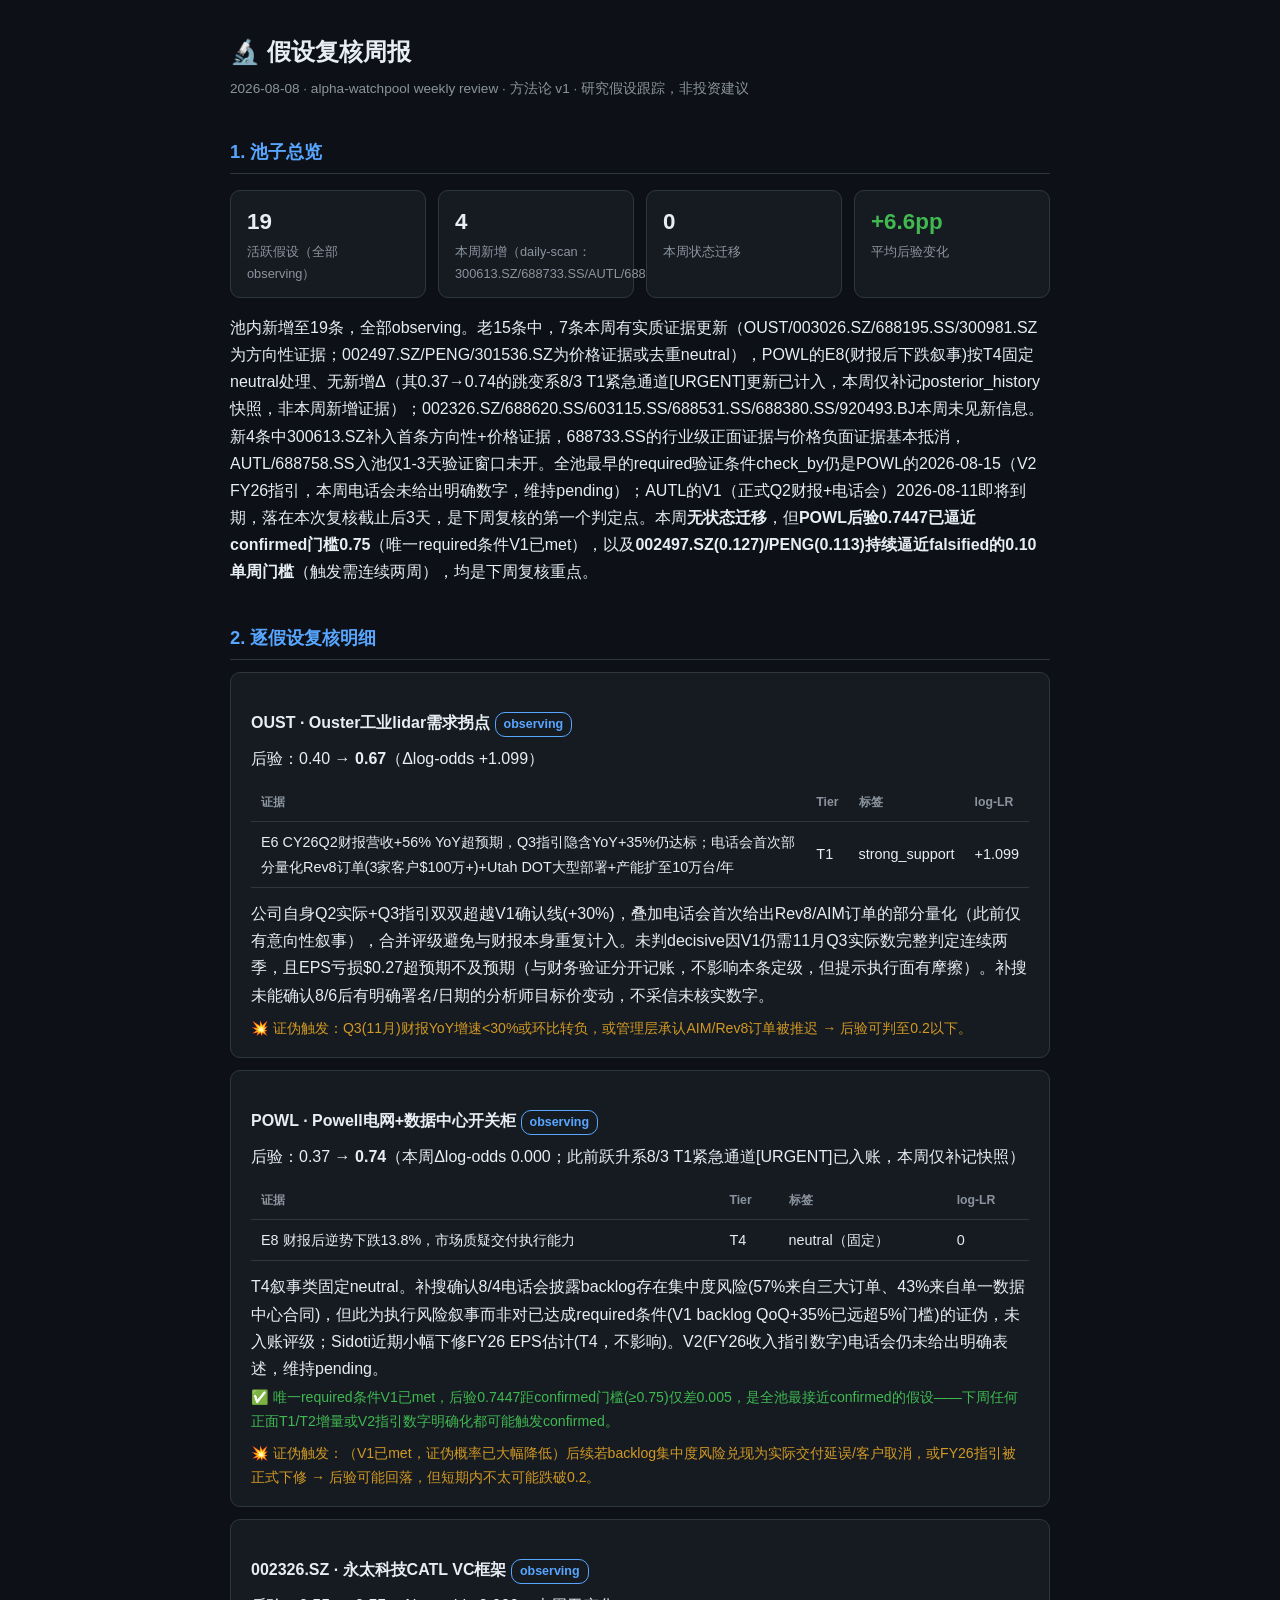
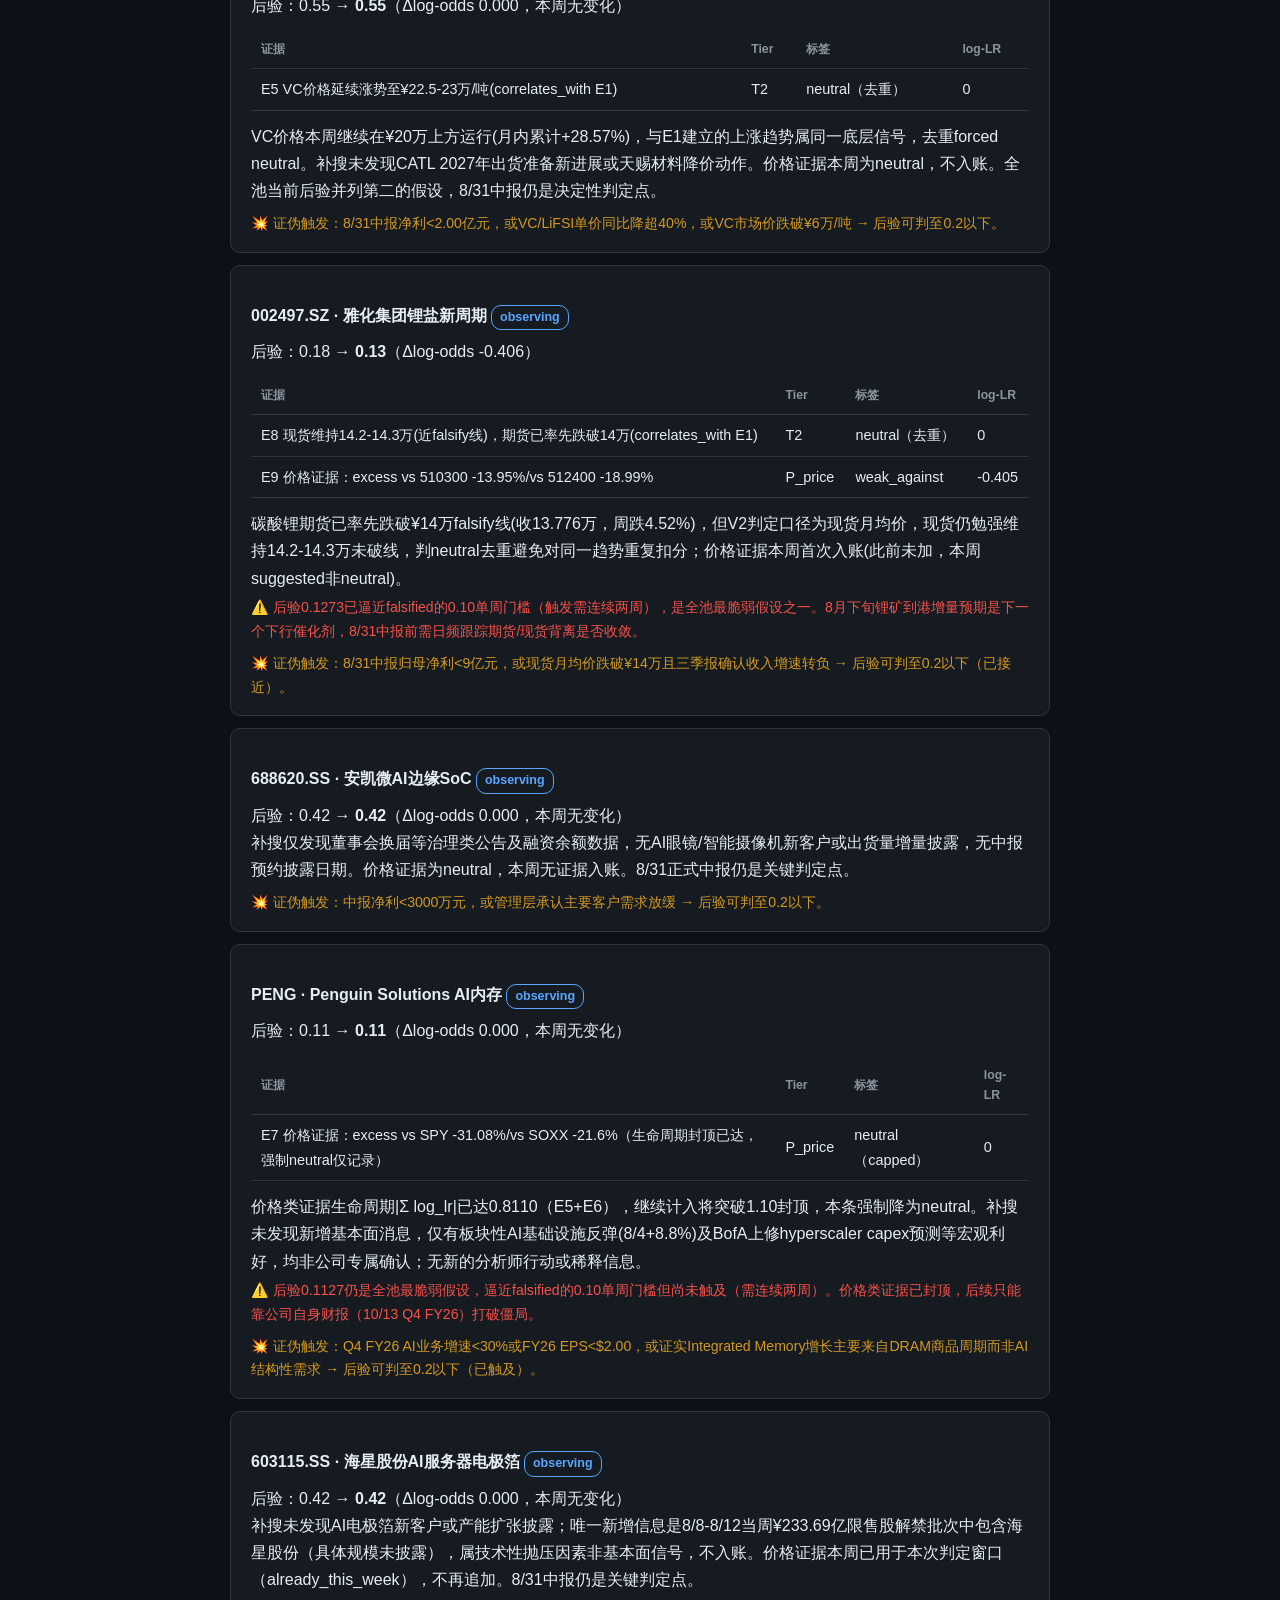
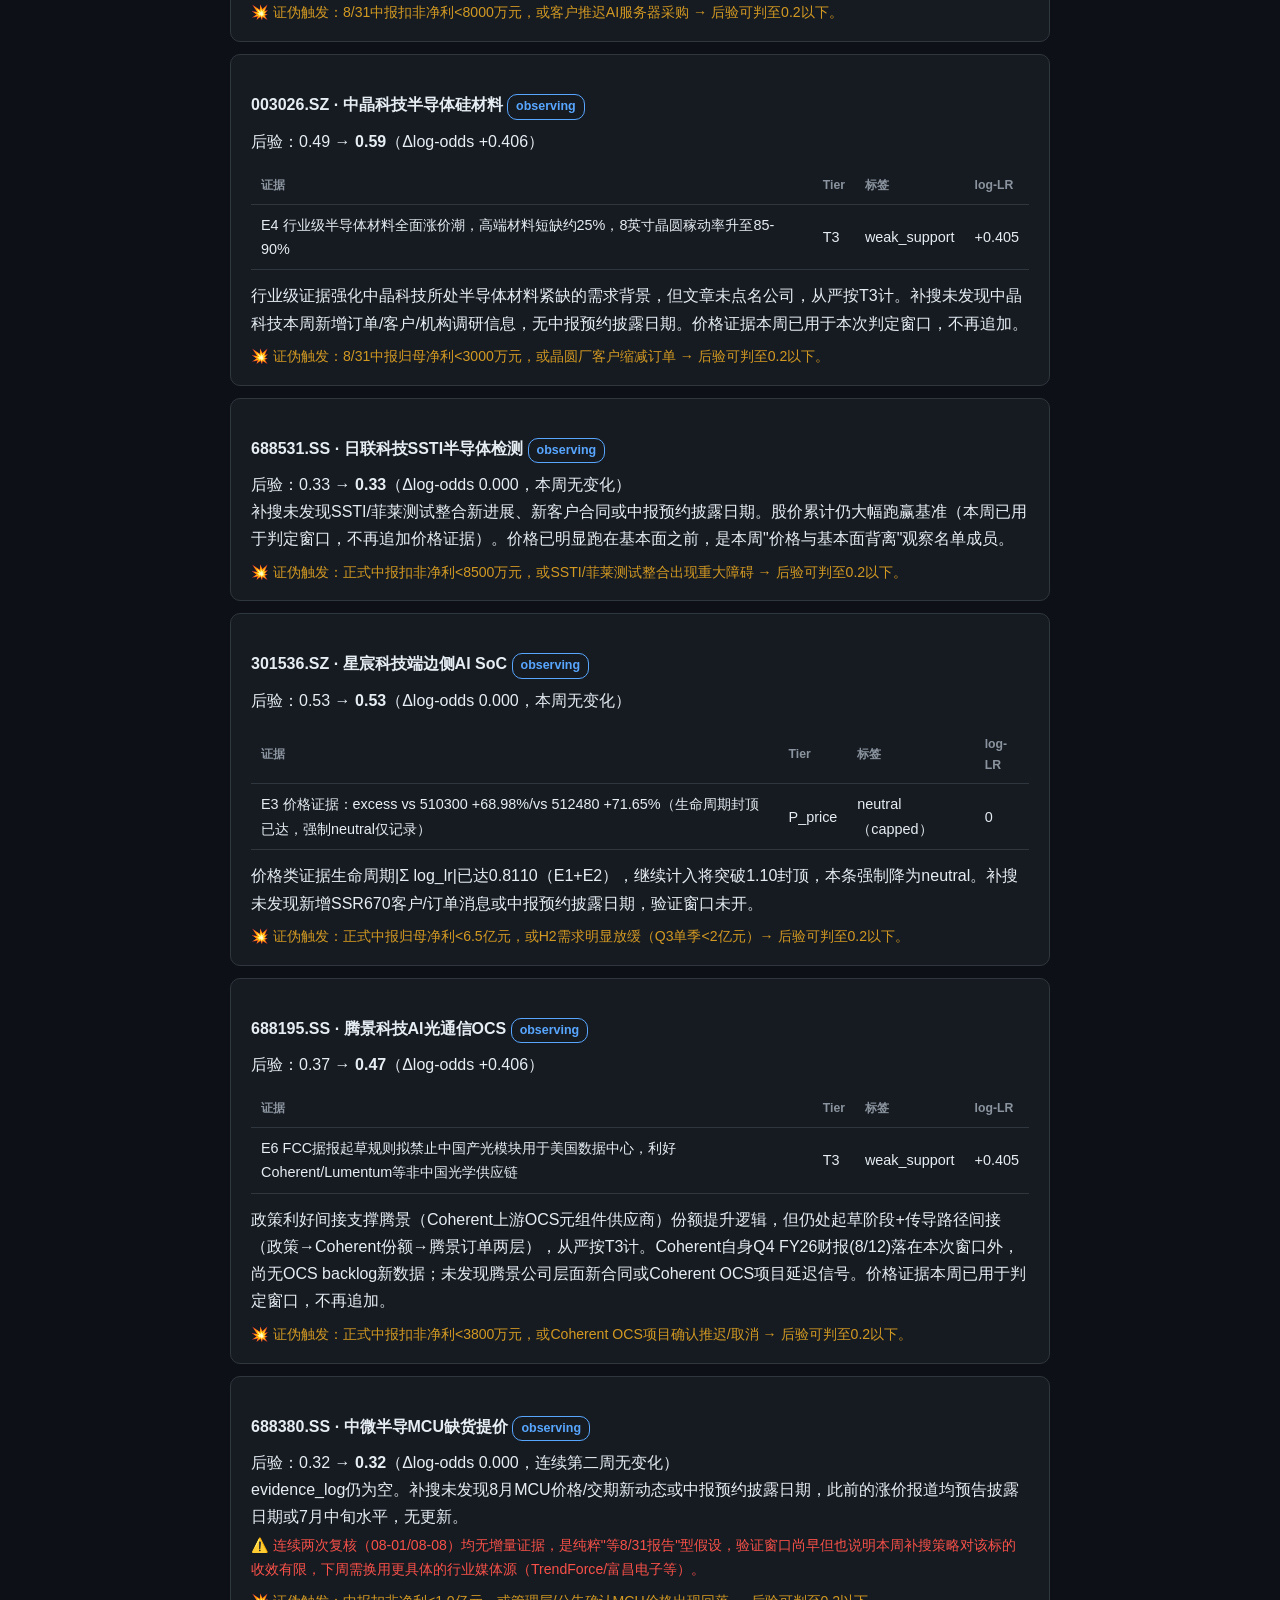
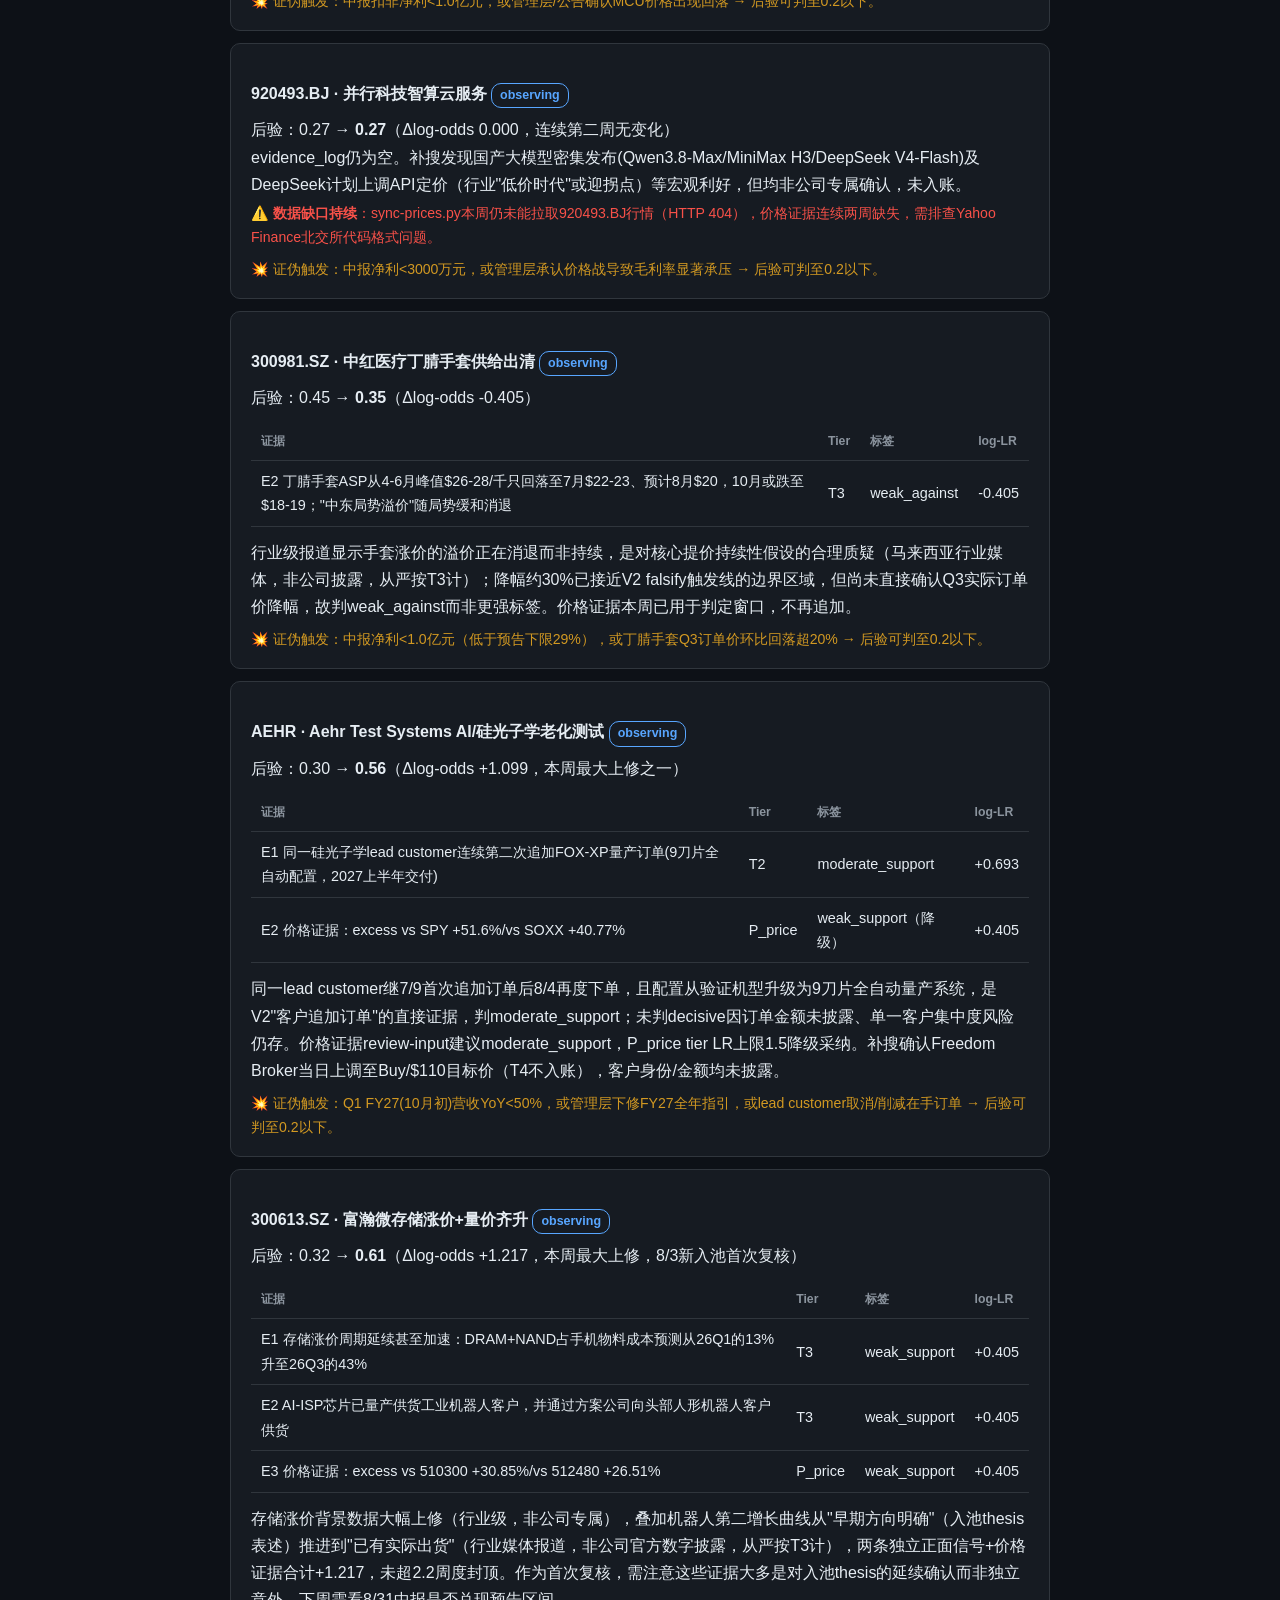
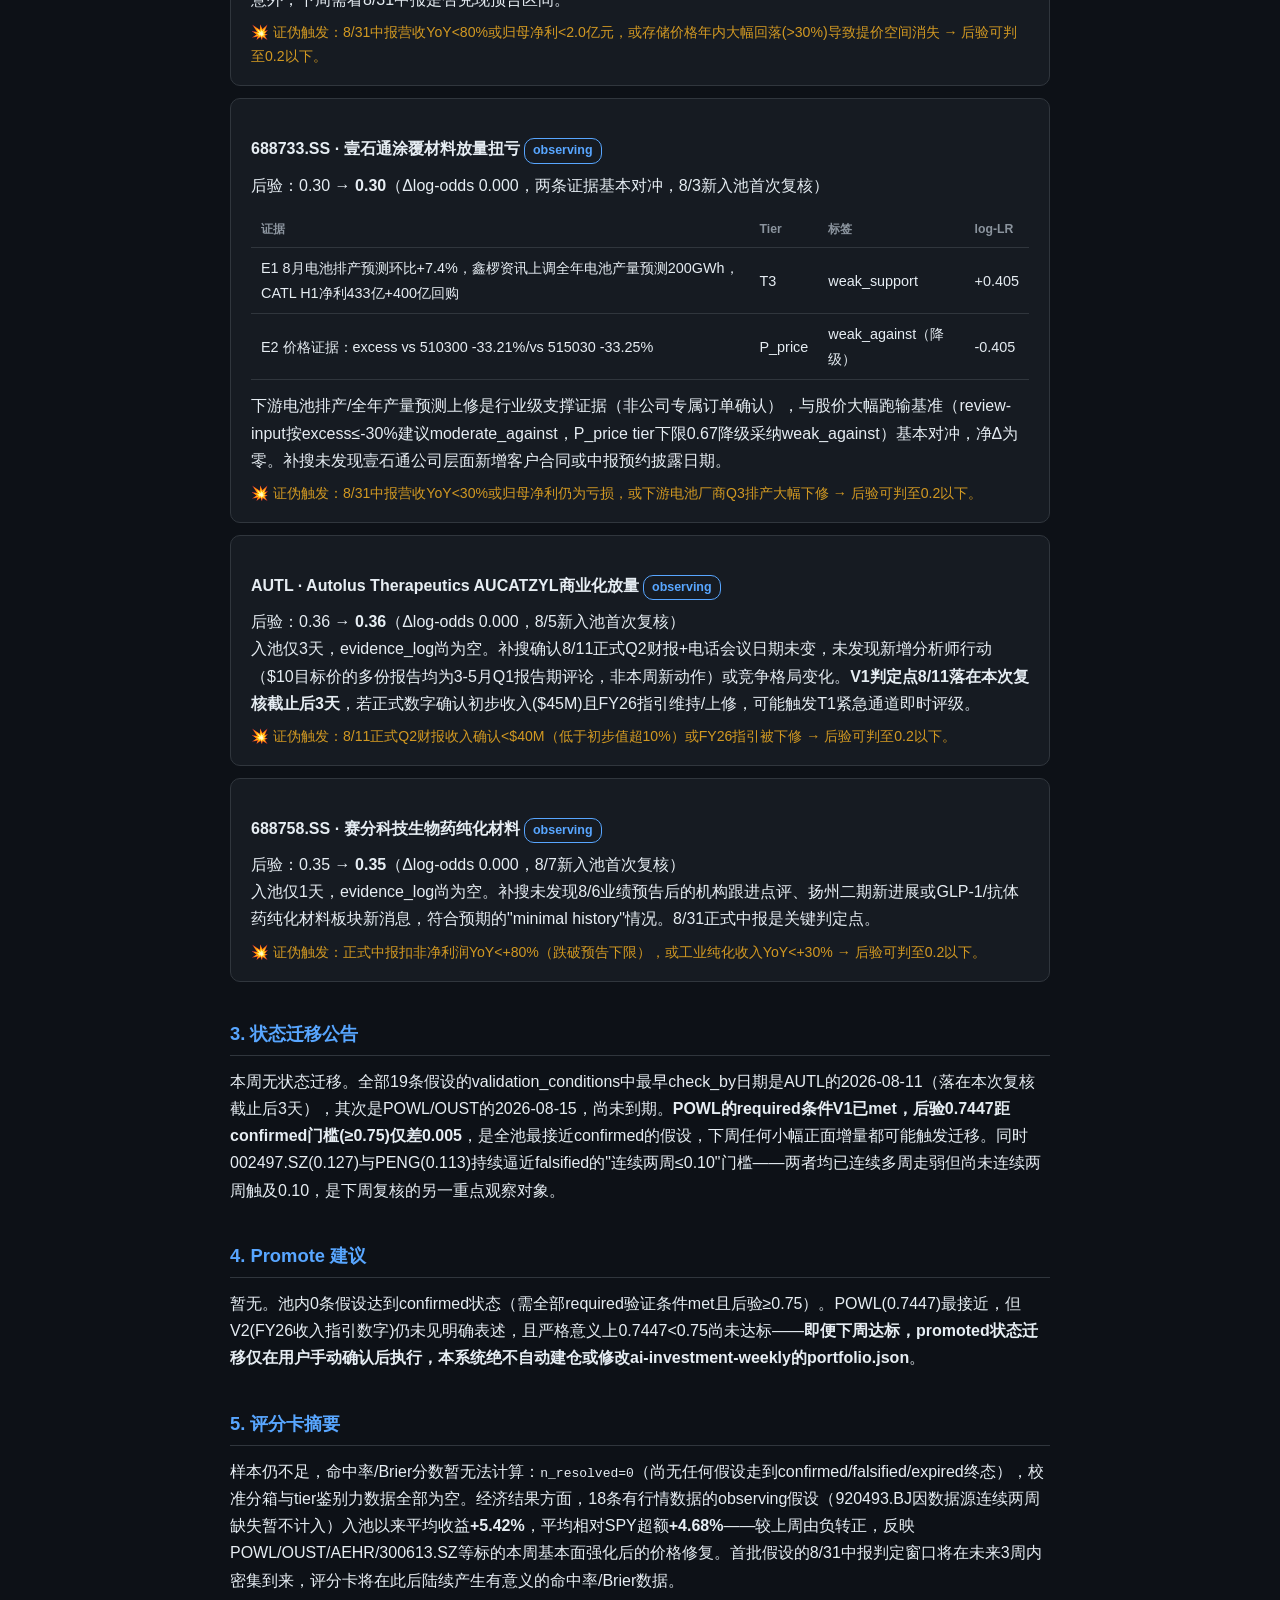
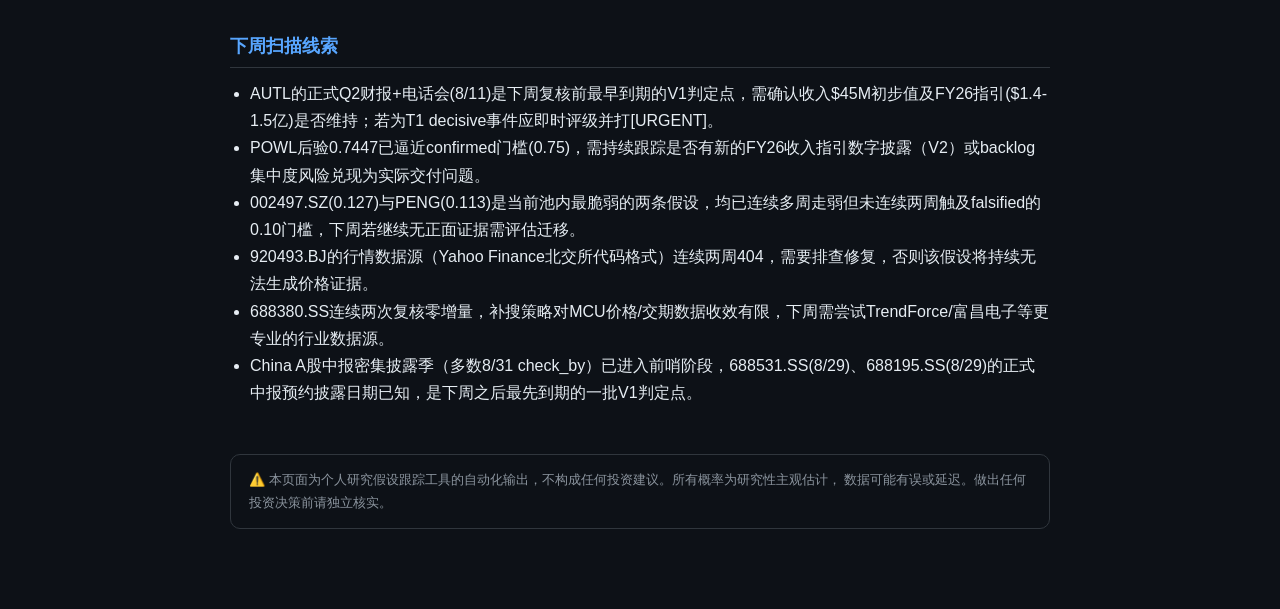
<file: docs/reviews/2026-08-08/index.html>
<!DOCTYPE html>
<html lang="zh-CN">
<head>
<meta charset="UTF-8">
<meta name="viewport" content="width=device-width, initial-scale=1.0">
<title>假设复核周报 · 2026-08-08</title>
<style>
  :root { --bg:#0d1117; --card:#161b22; --border:#30363d; --text:#e6edf3; --dim:#8b949e;
          --green:#3fb950; --red:#f85149; --amber:#d29922; --blue:#58a6ff; }
  * { margin:0; padding:0; box-sizing:border-box; }
  body { background:var(--bg); color:var(--text); font-family:-apple-system,"PingFang SC","Microsoft YaHei",sans-serif;
         line-height:1.7; max-width:860px; margin:0 auto; padding:32px 20px 80px; }
  h1 { font-size:1.5em; margin-bottom:4px; }
  h2 { font-size:1.15em; margin:36px 0 12px; padding-bottom:6px; border-bottom:1px solid var(--border); color:var(--blue); }
  h3 { font-size:1em; margin:20px 0 8px; }
  .meta { color:var(--dim); font-size:.85em; margin-bottom:24px; }
  .card { background:var(--card); border:1px solid var(--border); border-radius:10px; padding:16px 20px; margin:12px 0; }
  table { width:100%; border-collapse:collapse; font-size:.9em; margin:12px 0; }
  th,td { padding:8px 10px; text-align:left; border-bottom:1px solid var(--border); }
  th { color:var(--dim); font-weight:600; font-size:.85em; }
  .up { color:var(--green); } .down { color:var(--red); } .flat { color:var(--dim); }
  .badge { display:inline-block; padding:1px 8px; border-radius:10px; font-size:.78em; border:1px solid var(--border); }
  .badge.observing { color:var(--blue); border-color:var(--blue); }
  .badge.confirmed { color:var(--green); border-color:var(--green); }
  .badge.falsified { color:var(--red); border-color:var(--red); }
  .badge.expired { color:var(--dim); }
  .badge.promoted { color:var(--amber); border-color:var(--amber); }
  .disclaimer { margin-top:48px; padding:14px 18px; border:1px solid var(--border); border-radius:10px;
                color:var(--dim); font-size:.82em; }
  a { color:var(--blue); text-decoration:none; }
  .kpi-row { display:flex; gap:12px; flex-wrap:wrap; margin:16px 0; }
  .kpi { flex:1; min-width:140px; background:var(--card); border:1px solid var(--border); border-radius:10px;
         padding:12px 16px; }
  .kpi .v { font-size:1.4em; font-weight:700; }
  .kpi .k { color:var(--dim); font-size:.8em; }
  .falsify { color:var(--amber); font-size:.88em; margin-top:8px; }
  .watch { color:var(--red); font-size:.88em; margin-top:4px; }
  .near { color:var(--green); font-size:.88em; margin-top:4px; }
</style>
</head>
<body>

<h1>🔬 假设复核周报</h1>
<p class="meta">2026-08-08 · alpha-watchpool weekly review · 方法论 v1 · 研究假设跟踪，非投资建议</p>

<h2>1. 池子总览</h2>
<div class="kpi-row">
  <div class="kpi"><div class="v">19</div><div class="k">活跃假设（全部 observing）</div></div>
  <div class="kpi"><div class="v">4</div><div class="k">本周新增（daily-scan：300613.SZ/688733.SS/AUTL/688758.SS）</div></div>
  <div class="kpi"><div class="v">0</div><div class="k">本周状态迁移</div></div>
  <div class="kpi"><div class="v up">+6.6pp</div><div class="k">平均后验变化</div></div>
</div>
<p>池内新增至19条，全部observing。老15条中，7条本周有实质证据更新（OUST/003026.SZ/688195.SS/300981.SZ为方向性证据；002497.SZ/PENG/301536.SZ为价格证据或去重neutral），POWL的E8(财报后下跌叙事)按T4固定neutral处理、无新增Δ（其0.37→0.74的跳变系8/3 T1紧急通道[URGENT]更新已计入，本周仅补记posterior_history快照，非本周新增证据）；002326.SZ/688620.SS/603115.SS/688531.SS/688380.SS/920493.BJ本周未见新信息。新4条中300613.SZ补入首条方向性+价格证据，688733.SS的行业级正面证据与价格负面证据基本抵消，AUTL/688758.SS入池仅1-3天验证窗口未开。全池最早的required验证条件check_by仍是POWL的2026-08-15（V2 FY26指引，本周电话会未给出明确数字，维持pending）；AUTL的V1（正式Q2财报+电话会）2026-08-11即将到期，落在本次复核截止后3天，是下周复核的第一个判定点。本周<strong>无状态迁移</strong>，但<strong>POWL后验0.7447已逼近confirmed门槛0.75</strong>（唯一required条件V1已met），以及<strong>002497.SZ(0.127)/PENG(0.113)持续逼近falsified的0.10单周门槛</strong>（触发需连续两周），均是下周复核重点。</p>

<h2>2. 逐假设复核明细</h2>

<div class="card">
  <h3>OUST · Ouster工业lidar需求拐点 <span class="badge observing">observing</span></h3>
  <p>后验：0.40 → <strong>0.67</strong>（Δlog-odds +1.099）</p>
  <table>
    <tr><th>证据</th><th>Tier</th><th>标签</th><th>log-LR</th></tr>
    <tr><td>E6 CY26Q2财报营收+56% YoY超预期，Q3指引隐含YoY+35%仍达标；电话会首次部分量化Rev8订单(3家客户$100万+)+Utah DOT大型部署+产能扩至10万台/年</td><td>T1</td><td>strong_support</td><td>+1.099</td></tr>
  </table>
  <p>公司自身Q2实际+Q3指引双双超越V1确认线(+30%)，叠加电话会首次给出Rev8/AIM订单的部分量化（此前仅有意向性叙事），合并评级避免与财报本身重复计入。未判decisive因V1仍需11月Q3实际数完整判定连续两季，且EPS亏损$0.27超预期不及预期（与财务验证分开记账，不影响本条定级，但提示执行面有摩擦）。补搜未能确认8/6后有明确署名/日期的分析师目标价变动，不采信未核实数字。</p>
  <p class="falsify">💥 证伪触发：Q3(11月)财报YoY增速&lt;30%或环比转负，或管理层承认AIM/Rev8订单被推迟 → 后验可判至0.2以下。</p>
</div>

<div class="card">
  <h3>POWL · Powell电网+数据中心开关柜 <span class="badge observing">observing</span></h3>
  <p>后验：0.37 → <strong>0.74</strong>（本周Δlog-odds 0.000；此前跃升系8/3 T1紧急通道[URGENT]已入账，本周仅补记快照）</p>
  <table>
    <tr><th>证据</th><th>Tier</th><th>标签</th><th>log-LR</th></tr>
    <tr><td>E8 财报后逆势下跌13.8%，市场质疑交付执行能力</td><td>T4</td><td>neutral（固定）</td><td>0</td></tr>
  </table>
  <p>T4叙事类固定neutral。补搜确认8/4电话会披露backlog存在集中度风险(57%来自三大订单、43%来自单一数据中心合同)，但此为执行风险叙事而非对已达成required条件(V1 backlog QoQ+35%已远超5%门槛)的证伪，未入账评级；Sidoti近期小幅下修FY26 EPS估计(T4，不影响)。V2(FY26收入指引数字)电话会仍未给出明确表述，维持pending。</p>
  <p class="near">✅ 唯一required条件V1已met，后验0.7447距confirmed门槛(≥0.75)仅差0.005，是全池最接近confirmed的假设——下周任何正面T1/T2增量或V2指引数字明确化都可能触发confirmed。</p>
  <p class="falsify">💥 证伪触发：（V1已met，证伪概率已大幅降低）后续若backlog集中度风险兑现为实际交付延误/客户取消，或FY26指引被正式下修 → 后验可能回落，但短期内不太可能跌破0.2。</p>
</div>

<div class="card">
  <h3>002326.SZ · 永太科技CATL VC框架 <span class="badge observing">observing</span></h3>
  <p>后验：0.55 → <strong>0.55</strong>（Δlog-odds 0.000，本周无变化）</p>
  <table>
    <tr><th>证据</th><th>Tier</th><th>标签</th><th>log-LR</th></tr>
    <tr><td>E5 VC价格延续涨势至¥22.5-23万/吨(correlates_with E1)</td><td>T2</td><td>neutral（去重）</td><td>0</td></tr>
  </table>
  <p>VC价格本周继续在¥20万上方运行(月内累计+28.57%)，与E1建立的上涨趋势属同一底层信号，去重forced neutral。补搜未发现CATL 2027年出货准备新进展或天赐材料降价动作。价格证据本周为neutral，不入账。全池当前后验并列第二的假设，8/31中报仍是决定性判定点。</p>
  <p class="falsify">💥 证伪触发：8/31中报净利&lt;2.00亿元，或VC/LiFSI单价同比降超40%，或VC市场价跌破¥6万/吨 → 后验可判至0.2以下。</p>
</div>

<div class="card">
  <h3>002497.SZ · 雅化集团锂盐新周期 <span class="badge observing">observing</span></h3>
  <p>后验：0.18 → <strong>0.13</strong>（Δlog-odds -0.406）</p>
  <table>
    <tr><th>证据</th><th>Tier</th><th>标签</th><th>log-LR</th></tr>
    <tr><td>E8 现货维持14.2-14.3万(近falsify线)，期货已率先跌破14万(correlates_with E1)</td><td>T2</td><td>neutral（去重）</td><td>0</td></tr>
    <tr><td>E9 价格证据：excess vs 510300 -13.95%/vs 512400 -18.99%</td><td>P_price</td><td>weak_against</td><td>-0.405</td></tr>
  </table>
  <p>碳酸锂期货已率先跌破¥14万falsify线(收13.776万，周跌4.52%)，但V2判定口径为现货月均价，现货仍勉强维持14.2-14.3万未破线，判neutral去重避免对同一趋势重复扣分；价格证据本周首次入账(此前未加，本周suggested非neutral)。</p>
  <p class="watch">⚠️ 后验0.1273已逼近falsified的0.10单周门槛（触发需连续两周），是全池最脆弱假设之一。8月下旬锂矿到港增量预期是下一个下行催化剂，8/31中报前需日频跟踪期货/现货背离是否收敛。</p>
  <p class="falsify">💥 证伪触发：8/31中报归母净利&lt;9亿元，或现货月均价跌破¥14万且三季报确认收入增速转负 → 后验可判至0.2以下（已接近）。</p>
</div>

<div class="card">
  <h3>688620.SS · 安凯微AI边缘SoC <span class="badge observing">observing</span></h3>
  <p>后验：0.42 → <strong>0.42</strong>（Δlog-odds 0.000，本周无变化）</p>
  <p>补搜仅发现董事会换届等治理类公告及融资余额数据，无AI眼镜/智能摄像机新客户或出货量增量披露，无中报预约披露日期。价格证据为neutral，本周无证据入账。8/31正式中报仍是关键判定点。</p>
  <p class="falsify">💥 证伪触发：中报净利&lt;3000万元，或管理层承认主要客户需求放缓 → 后验可判至0.2以下。</p>
</div>

<div class="card">
  <h3>PENG · Penguin Solutions AI内存 <span class="badge observing">observing</span></h3>
  <p>后验：0.11 → <strong>0.11</strong>（Δlog-odds 0.000，本周无变化）</p>
  <table>
    <tr><th>证据</th><th>Tier</th><th>标签</th><th>log-LR</th></tr>
    <tr><td>E7 价格证据：excess vs SPY -31.08%/vs SOXX -21.6%（生命周期封顶已达，强制neutral仅记录）</td><td>P_price</td><td>neutral（capped）</td><td>0</td></tr>
  </table>
  <p>价格类证据生命周期|Σ log_lr|已达0.8110（E5+E6），继续计入将突破1.10封顶，本条强制降为neutral。补搜未发现新增基本面消息，仅有板块性AI基础设施反弹(8/4+8.8%)及BofA上修hyperscaler capex预测等宏观利好，均非公司专属确认；无新的分析师行动或稀释信息。</p>
  <p class="watch">⚠️ 后验0.1127仍是全池最脆弱假设，逼近falsified的0.10单周门槛但尚未触及（需连续两周）。价格类证据已封顶，后续只能靠公司自身财报（10/13 Q4 FY26）打破僵局。</p>
  <p class="falsify">💥 证伪触发：Q4 FY26 AI业务增速&lt;30%或FY26 EPS&lt;$2.00，或证实Integrated Memory增长主要来自DRAM商品周期而非AI结构性需求 → 后验可判至0.2以下（已触及）。</p>
</div>

<div class="card">
  <h3>603115.SS · 海星股份AI服务器电极箔 <span class="badge observing">observing</span></h3>
  <p>后验：0.42 → <strong>0.42</strong>（Δlog-odds 0.000，本周无变化）</p>
  <p>补搜未发现AI电极箔新客户或产能扩张披露；唯一新增信息是8/8-8/12当周¥233.69亿限售股解禁批次中包含海星股份（具体规模未披露），属技术性抛压因素非基本面信号，不入账。价格证据本周已用于本次判定窗口（already_this_week），不再追加。8/31中报仍是关键判定点。</p>
  <p class="falsify">💥 证伪触发：8/31中报扣非净利&lt;8000万元，或客户推迟AI服务器采购 → 后验可判至0.2以下。</p>
</div>

<div class="card">
  <h3>003026.SZ · 中晶科技半导体硅材料 <span class="badge observing">observing</span></h3>
  <p>后验：0.49 → <strong>0.59</strong>（Δlog-odds +0.406）</p>
  <table>
    <tr><th>证据</th><th>Tier</th><th>标签</th><th>log-LR</th></tr>
    <tr><td>E4 行业级半导体材料全面涨价潮，高端材料短缺约25%，8英寸晶圆稼动率升至85-90%</td><td>T3</td><td>weak_support</td><td>+0.405</td></tr>
  </table>
  <p>行业级证据强化中晶科技所处半导体材料紧缺的需求背景，但文章未点名公司，从严按T3计。补搜未发现中晶科技本周新增订单/客户/机构调研信息，无中报预约披露日期。价格证据本周已用于本次判定窗口，不再追加。</p>
  <p class="falsify">💥 证伪触发：8/31中报归母净利&lt;3000万元，或晶圆厂客户缩减订单 → 后验可判至0.2以下。</p>
</div>

<div class="card">
  <h3>688531.SS · 日联科技SSTI半导体检测 <span class="badge observing">observing</span></h3>
  <p>后验：0.33 → <strong>0.33</strong>（Δlog-odds 0.000，本周无变化）</p>
  <p>补搜未发现SSTI/菲莱测试整合新进展、新客户合同或中报预约披露日期。股价累计仍大幅跑赢基准（本周已用于判定窗口，不再追加价格证据）。价格已明显跑在基本面之前，是本周"价格与基本面背离"观察名单成员。</p>
  <p class="falsify">💥 证伪触发：正式中报扣非净利&lt;8500万元，或SSTI/菲莱测试整合出现重大障碍 → 后验可判至0.2以下。</p>
</div>

<div class="card">
  <h3>301536.SZ · 星宸科技端边侧AI SoC <span class="badge observing">observing</span></h3>
  <p>后验：0.53 → <strong>0.53</strong>（Δlog-odds 0.000，本周无变化）</p>
  <table>
    <tr><th>证据</th><th>Tier</th><th>标签</th><th>log-LR</th></tr>
    <tr><td>E3 价格证据：excess vs 510300 +68.98%/vs 512480 +71.65%（生命周期封顶已达，强制neutral仅记录）</td><td>P_price</td><td>neutral（capped）</td><td>0</td></tr>
  </table>
  <p>价格类证据生命周期|Σ log_lr|已达0.8110（E1+E2），继续计入将突破1.10封顶，本条强制降为neutral。补搜未发现新增SSR670客户/订单消息或中报预约披露日期，验证窗口未开。</p>
  <p class="falsify">💥 证伪触发：正式中报归母净利&lt;6.5亿元，或H2需求明显放缓（Q3单季&lt;2亿元）→ 后验可判至0.2以下。</p>
</div>

<div class="card">
  <h3>688195.SS · 腾景科技AI光通信OCS <span class="badge observing">observing</span></h3>
  <p>后验：0.37 → <strong>0.47</strong>（Δlog-odds +0.406）</p>
  <table>
    <tr><th>证据</th><th>Tier</th><th>标签</th><th>log-LR</th></tr>
    <tr><td>E6 FCC据报起草规则拟禁止中国产光模块用于美国数据中心，利好Coherent/Lumentum等非中国光学供应链</td><td>T3</td><td>weak_support</td><td>+0.405</td></tr>
  </table>
  <p>政策利好间接支撑腾景（Coherent上游OCS元组件供应商）份额提升逻辑，但仍处起草阶段+传导路径间接（政策→Coherent份额→腾景订单两层），从严按T3计。Coherent自身Q4 FY26财报(8/12)落在本次窗口外，尚无OCS backlog新数据；未发现腾景公司层面新合同或Coherent OCS项目延迟信号。价格证据本周已用于判定窗口，不再追加。</p>
  <p class="falsify">💥 证伪触发：正式中报扣非净利&lt;3800万元，或Coherent OCS项目确认推迟/取消 → 后验可判至0.2以下。</p>
</div>

<div class="card">
  <h3>688380.SS · 中微半导MCU缺货提价 <span class="badge observing">observing</span></h3>
  <p>后验：0.32 → <strong>0.32</strong>（Δlog-odds 0.000，连续第二周无变化）</p>
  <p>evidence_log仍为空。补搜未发现8月MCU价格/交期新动态或中报预约披露日期，此前的涨价报道均预告披露日期或7月中旬水平，无更新。</p>
  <p class="watch">⚠️ 连续两次复核（08-01/08-08）均无增量证据，是纯粹"等8/31报告"型假设，验证窗口尚早但也说明本周补搜策略对该标的收效有限，下周需换用更具体的行业媒体源（TrendForce/富昌电子等）。</p>
  <p class="falsify">💥 证伪触发：中报扣非净利&lt;1.0亿元，或管理层/公告确认MCU价格出现回落 → 后验可判至0.2以下。</p>
</div>

<div class="card">
  <h3>920493.BJ · 并行科技智算云服务 <span class="badge observing">observing</span></h3>
  <p>后验：0.27 → <strong>0.27</strong>（Δlog-odds 0.000，连续第二周无变化）</p>
  <p>evidence_log仍为空。补搜发现国产大模型密集发布(Qwen3.8-Max/MiniMax H3/DeepSeek V4-Flash)及DeepSeek计划上调API定价（行业"低价时代"或迎拐点）等宏观利好，但均非公司专属确认，未入账。</p>
  <p class="watch">⚠️ <strong>数据缺口持续</strong>：sync-prices.py本周仍未能拉取920493.BJ行情（HTTP 404），价格证据连续两周缺失，需排查Yahoo Finance北交所代码格式问题。</p>
  <p class="falsify">💥 证伪触发：中报净利&lt;3000万元，或管理层承认价格战导致毛利率显著承压 → 后验可判至0.2以下。</p>
</div>

<div class="card">
  <h3>300981.SZ · 中红医疗丁腈手套供给出清 <span class="badge observing">observing</span></h3>
  <p>后验：0.45 → <strong>0.35</strong>（Δlog-odds -0.405）</p>
  <table>
    <tr><th>证据</th><th>Tier</th><th>标签</th><th>log-LR</th></tr>
    <tr><td>E2 丁腈手套ASP从4-6月峰值$26-28/千只回落至7月$22-23、预计8月$20，10月或跌至$18-19；"中东局势溢价"随局势缓和消退</td><td>T3</td><td>weak_against</td><td>-0.405</td></tr>
  </table>
  <p>行业级报道显示手套涨价的溢价正在消退而非持续，是对核心提价持续性假设的合理质疑（马来西亚行业媒体，非公司披露，从严按T3计）；降幅约30%已接近V2 falsify触发线的边界区域，但尚未直接确认Q3实际订单价降幅，故判weak_against而非更强标签。价格证据本周已用于判定窗口，不再追加。</p>
  <p class="falsify">💥 证伪触发：中报净利&lt;1.0亿元（低于预告下限29%），或丁腈手套Q3订单价环比回落超20% → 后验可判至0.2以下。</p>
</div>

<div class="card">
  <h3>AEHR · Aehr Test Systems AI/硅光子学老化测试 <span class="badge observing">observing</span></h3>
  <p>后验：0.30 → <strong>0.56</strong>（Δlog-odds +1.099，本周最大上修之一）</p>
  <table>
    <tr><th>证据</th><th>Tier</th><th>标签</th><th>log-LR</th></tr>
    <tr><td>E1 同一硅光子学lead customer连续第二次追加FOX-XP量产订单(9刀片全自动配置，2027上半年交付)</td><td>T2</td><td>moderate_support</td><td>+0.693</td></tr>
    <tr><td>E2 价格证据：excess vs SPY +51.6%/vs SOXX +40.77%</td><td>P_price</td><td>weak_support（降级）</td><td>+0.405</td></tr>
  </table>
  <p>同一lead customer继7/9首次追加订单后8/4再度下单，且配置从验证机型升级为9刀片全自动量产系统，是V2"客户追加订单"的直接证据，判moderate_support；未判decisive因订单金额未披露、单一客户集中度风险仍存。价格证据review-input建议moderate_support，P_price tier LR上限1.5降级采纳。补搜确认Freedom Broker当日上调至Buy/$110目标价（T4不入账），客户身份/金额均未披露。</p>
  <p class="falsify">💥 证伪触发：Q1 FY27(10月初)营收YoY&lt;50%，或管理层下修FY27全年指引，或lead customer取消/削减在手订单 → 后验可判至0.2以下。</p>
</div>

<div class="card">
  <h3>300613.SZ · 富瀚微存储涨价+量价齐升 <span class="badge observing">observing</span></h3>
  <p>后验：0.32 → <strong>0.61</strong>（Δlog-odds +1.217，本周最大上修，8/3新入池首次复核）</p>
  <table>
    <tr><th>证据</th><th>Tier</th><th>标签</th><th>log-LR</th></tr>
    <tr><td>E1 存储涨价周期延续甚至加速：DRAM+NAND占手机物料成本预测从26Q1的13%升至26Q3的43%</td><td>T3</td><td>weak_support</td><td>+0.405</td></tr>
    <tr><td>E2 AI-ISP芯片已量产供货工业机器人客户，并通过方案公司向头部人形机器人客户供货</td><td>T3</td><td>weak_support</td><td>+0.405</td></tr>
    <tr><td>E3 价格证据：excess vs 510300 +30.85%/vs 512480 +26.51%</td><td>P_price</td><td>weak_support</td><td>+0.405</td></tr>
  </table>
  <p>存储涨价背景数据大幅上修（行业级，非公司专属），叠加机器人第二增长曲线从"早期方向明确"（入池thesis表述）推进到"已有实际出货"（行业媒体报道，非公司官方数字披露，从严按T3计），两条独立正面信号+价格证据合计+1.217，未超2.2周度封顶。作为首次复核，需注意这些证据大多是对入池thesis的延续确认而非独立意外，下周需看8/31中报是否兑现预告区间。</p>
  <p class="falsify">💥 证伪触发：8/31中报营收YoY&lt;80%或归母净利&lt;2.0亿元，或存储价格年内大幅回落(&gt;30%)导致提价空间消失 → 后验可判至0.2以下。</p>
</div>

<div class="card">
  <h3>688733.SS · 壹石通涂覆材料放量扭亏 <span class="badge observing">observing</span></h3>
  <p>后验：0.30 → <strong>0.30</strong>（Δlog-odds 0.000，两条证据基本对冲，8/3新入池首次复核）</p>
  <table>
    <tr><th>证据</th><th>Tier</th><th>标签</th><th>log-LR</th></tr>
    <tr><td>E1 8月电池排产预测环比+7.4%，鑫椤资讯上调全年电池产量预测200GWh，CATL H1净利433亿+400亿回购</td><td>T3</td><td>weak_support</td><td>+0.405</td></tr>
    <tr><td>E2 价格证据：excess vs 510300 -33.21%/vs 515030 -33.25%</td><td>P_price</td><td>weak_against（降级）</td><td>-0.405</td></tr>
  </table>
  <p>下游电池排产/全年产量预测上修是行业级支撑证据（非公司专属订单确认），与股价大幅跑输基准（review-input按excess≤-30%建议moderate_against，P_price tier下限0.67降级采纳weak_against）基本对冲，净Δ为零。补搜未发现壹石通公司层面新增客户合同或中报预约披露日期。</p>
  <p class="falsify">💥 证伪触发：8/31中报营收YoY&lt;30%或归母净利仍为亏损，或下游电池厂商Q3排产大幅下修 → 后验可判至0.2以下。</p>
</div>

<div class="card">
  <h3>AUTL · Autolus Therapeutics AUCATZYL商业化放量 <span class="badge observing">observing</span></h3>
  <p>后验：0.36 → <strong>0.36</strong>（Δlog-odds 0.000，8/5新入池首次复核）</p>
  <p>入池仅3天，evidence_log尚为空。补搜确认8/11正式Q2财报+电话会议日期未变，未发现新增分析师行动（$10目标价的多份报告均为3-5月Q1报告期评论，非本周新动作）或竞争格局变化。<strong>V1判定点8/11落在本次复核截止后3天</strong>，若正式数字确认初步收入($45M)且FY26指引维持/上修，可能触发T1紧急通道即时评级。</p>
  <p class="falsify">💥 证伪触发：8/11正式Q2财报收入确认&lt;$40M（低于初步值超10%）或FY26指引被下修 → 后验可判至0.2以下。</p>
</div>

<div class="card">
  <h3>688758.SS · 赛分科技生物药纯化材料 <span class="badge observing">observing</span></h3>
  <p>后验：0.35 → <strong>0.35</strong>（Δlog-odds 0.000，8/7新入池首次复核）</p>
  <p>入池仅1天，evidence_log尚为空。补搜未发现8/6业绩预告后的机构跟进点评、扬州二期新进展或GLP-1/抗体药纯化材料板块新消息，符合预期的"minimal history"情况。8/31正式中报是关键判定点。</p>
  <p class="falsify">💥 证伪触发：正式中报扣非净利润YoY&lt;+80%（跌破预告下限），或工业纯化收入YoY&lt;+30% → 后验可判至0.2以下。</p>
</div>

<h2>3. 状态迁移公告</h2>
<p>本周无状态迁移。全部19条假设的validation_conditions中最早check_by日期是AUTL的2026-08-11（落在本次复核截止后3天），其次是POWL/OUST的2026-08-15，尚未到期。<strong>POWL的required条件V1已met，后验0.7447距confirmed门槛(≥0.75)仅差0.005</strong>，是全池最接近confirmed的假设，下周任何小幅正面增量都可能触发迁移。同时002497.SZ(0.127)与PENG(0.113)持续逼近falsified的"连续两周≤0.10"门槛——两者均已连续多周走弱但尚未连续两周触及0.10，是下周复核的另一重点观察对象。</p>

<h2>4. Promote 建议</h2>
<p>暂无。池内0条假设达到confirmed状态（需全部required验证条件met且后验≥0.75）。POWL(0.7447)最接近，但V2(FY26收入指引数字)仍未见明确表述，且严格意义上0.7447&lt;0.75尚未达标——<strong>即便下周达标，promoted状态迁移仅在用户手动确认后执行，本系统绝不自动建仓或修改ai-investment-weekly的portfolio.json</strong>。</p>

<h2>5. 评分卡摘要</h2>
<p>样本仍不足，命中率/Brier分数暂无法计算：<code>n_resolved=0</code>（尚无任何假设走到confirmed/falsified/expired终态），校准分箱与tier鉴别力数据全部为空。经济结果方面，18条有行情数据的observing假设（920493.BJ因数据源连续两周缺失暂不计入）入池以来平均收益<strong>+5.42%</strong>，平均相对SPY超额<strong>+4.68%</strong>——较上周由负转正，反映POWL/OUST/AEHR/300613.SZ等标的本周基本面强化后的价格修复。首批假设的8/31中报判定窗口将在未来3周内密集到来，评分卡将在此后陆续产生有意义的命中率/Brier数据。</p>

<!-- 本周非季度首次周复核（首次为7/25），且n_resolved=0无可用数据，季度校准复盘(§9四问)暂不适用 -->

<h2>下周扫描线索</h2>
<ul style="margin-left:20px;">
  <li>AUTL的正式Q2财报+电话会(8/11)是下周复核前最早到期的V1判定点，需确认收入$45M初步值及FY26指引($1.4-1.5亿)是否维持；若为T1 decisive事件应即时评级并打[URGENT]。</li>
  <li>POWL后验0.7447已逼近confirmed门槛(0.75)，需持续跟踪是否有新的FY26收入指引数字披露（V2）或backlog集中度风险兑现为实际交付问题。</li>
  <li>002497.SZ(0.127)与PENG(0.113)是当前池内最脆弱的两条假设，均已连续多周走弱但未连续两周触及falsified的0.10门槛，下周若继续无正面证据需评估迁移。</li>
  <li>920493.BJ的行情数据源（Yahoo Finance北交所代码格式）连续两周404，需要排查修复，否则该假设将持续无法生成价格证据。</li>
  <li>688380.SS连续两次复核零增量，补搜策略对MCU价格/交期数据收效有限，下周需尝试TrendForce/富昌电子等更专业的行业数据源。</li>
  <li>China A股中报密集披露季（多数8/31 check_by）已进入前哨阶段，688531.SS(8/29)、688195.SS(8/29)的正式中报预约披露日期已知，是下周之后最先到期的一批V1判定点。</li>
</ul>

<div class="disclaimer">
  ⚠️ 本页面为个人研究假设跟踪工具的自动化输出，不构成任何投资建议。所有概率为研究性主观估计，
  数据可能有误或延迟。做出任何投资决策前请独立核实。
</div>

</body>
</html>
</file>
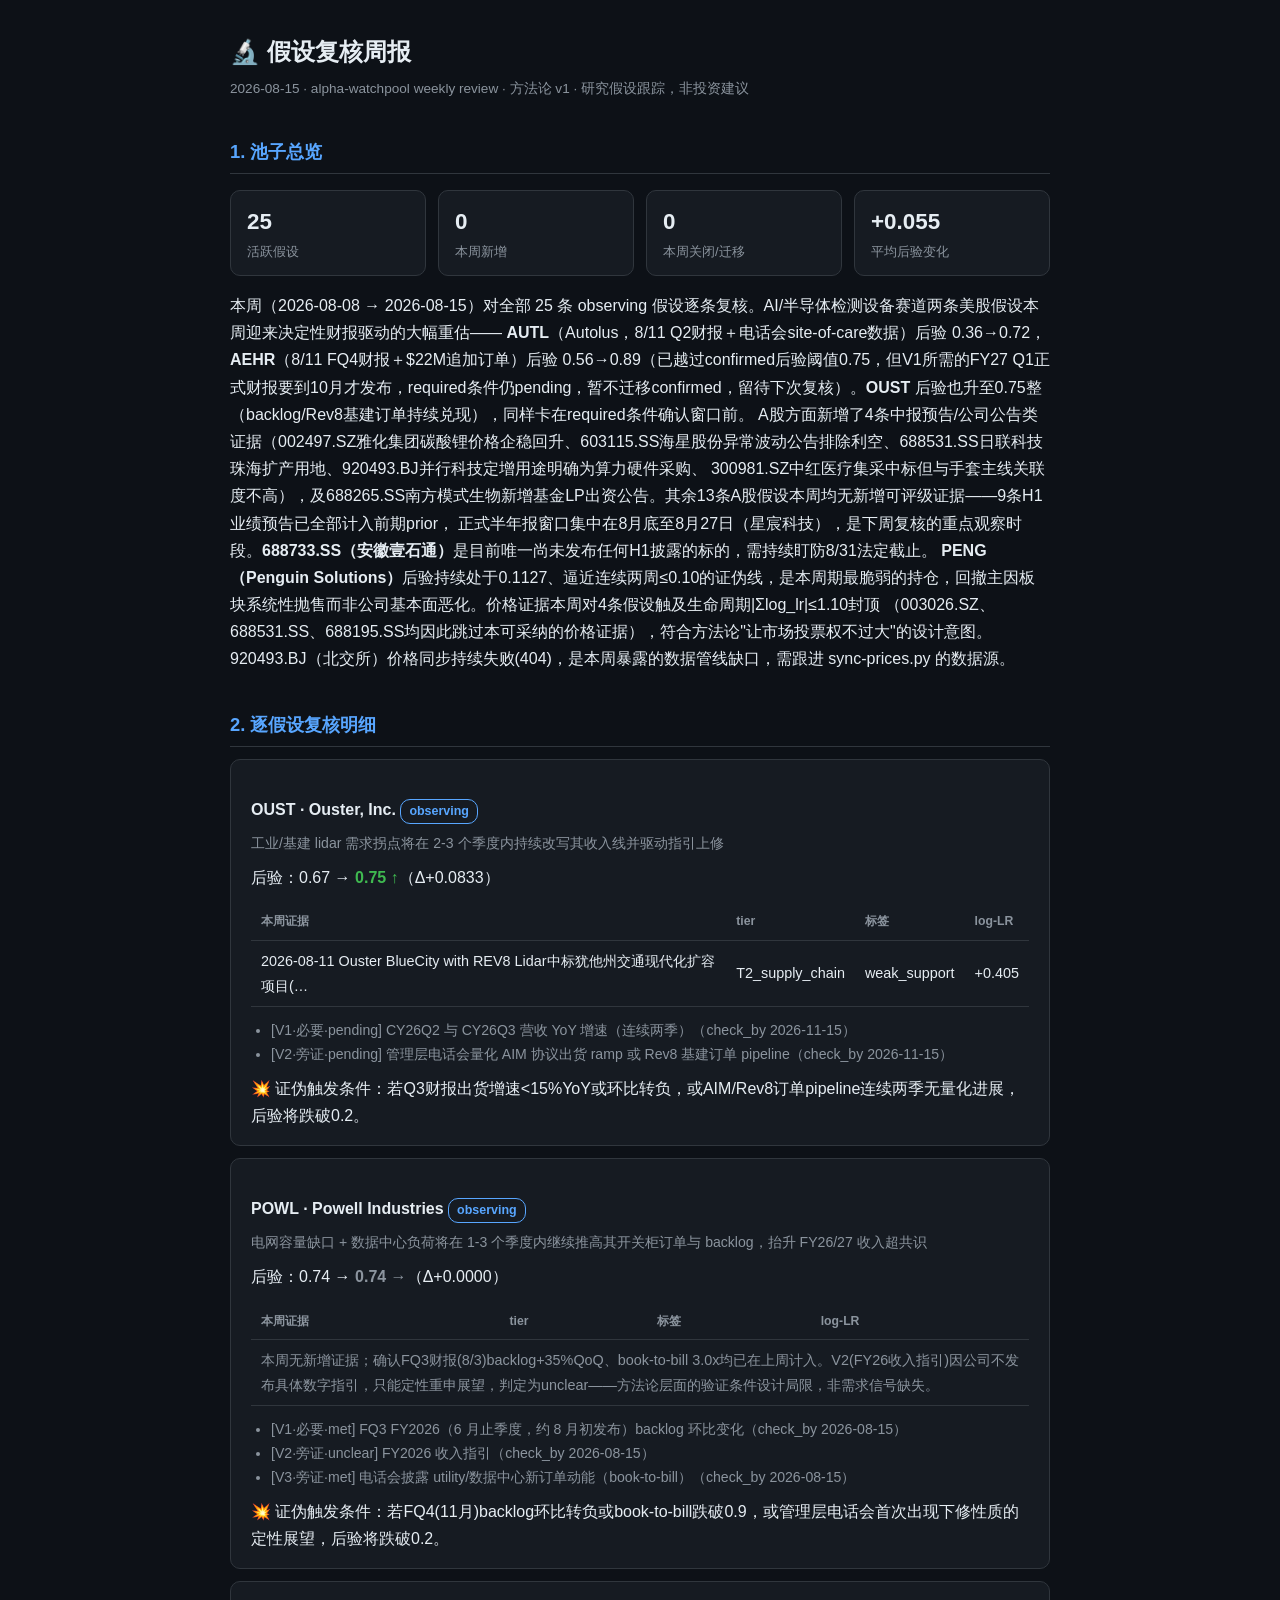
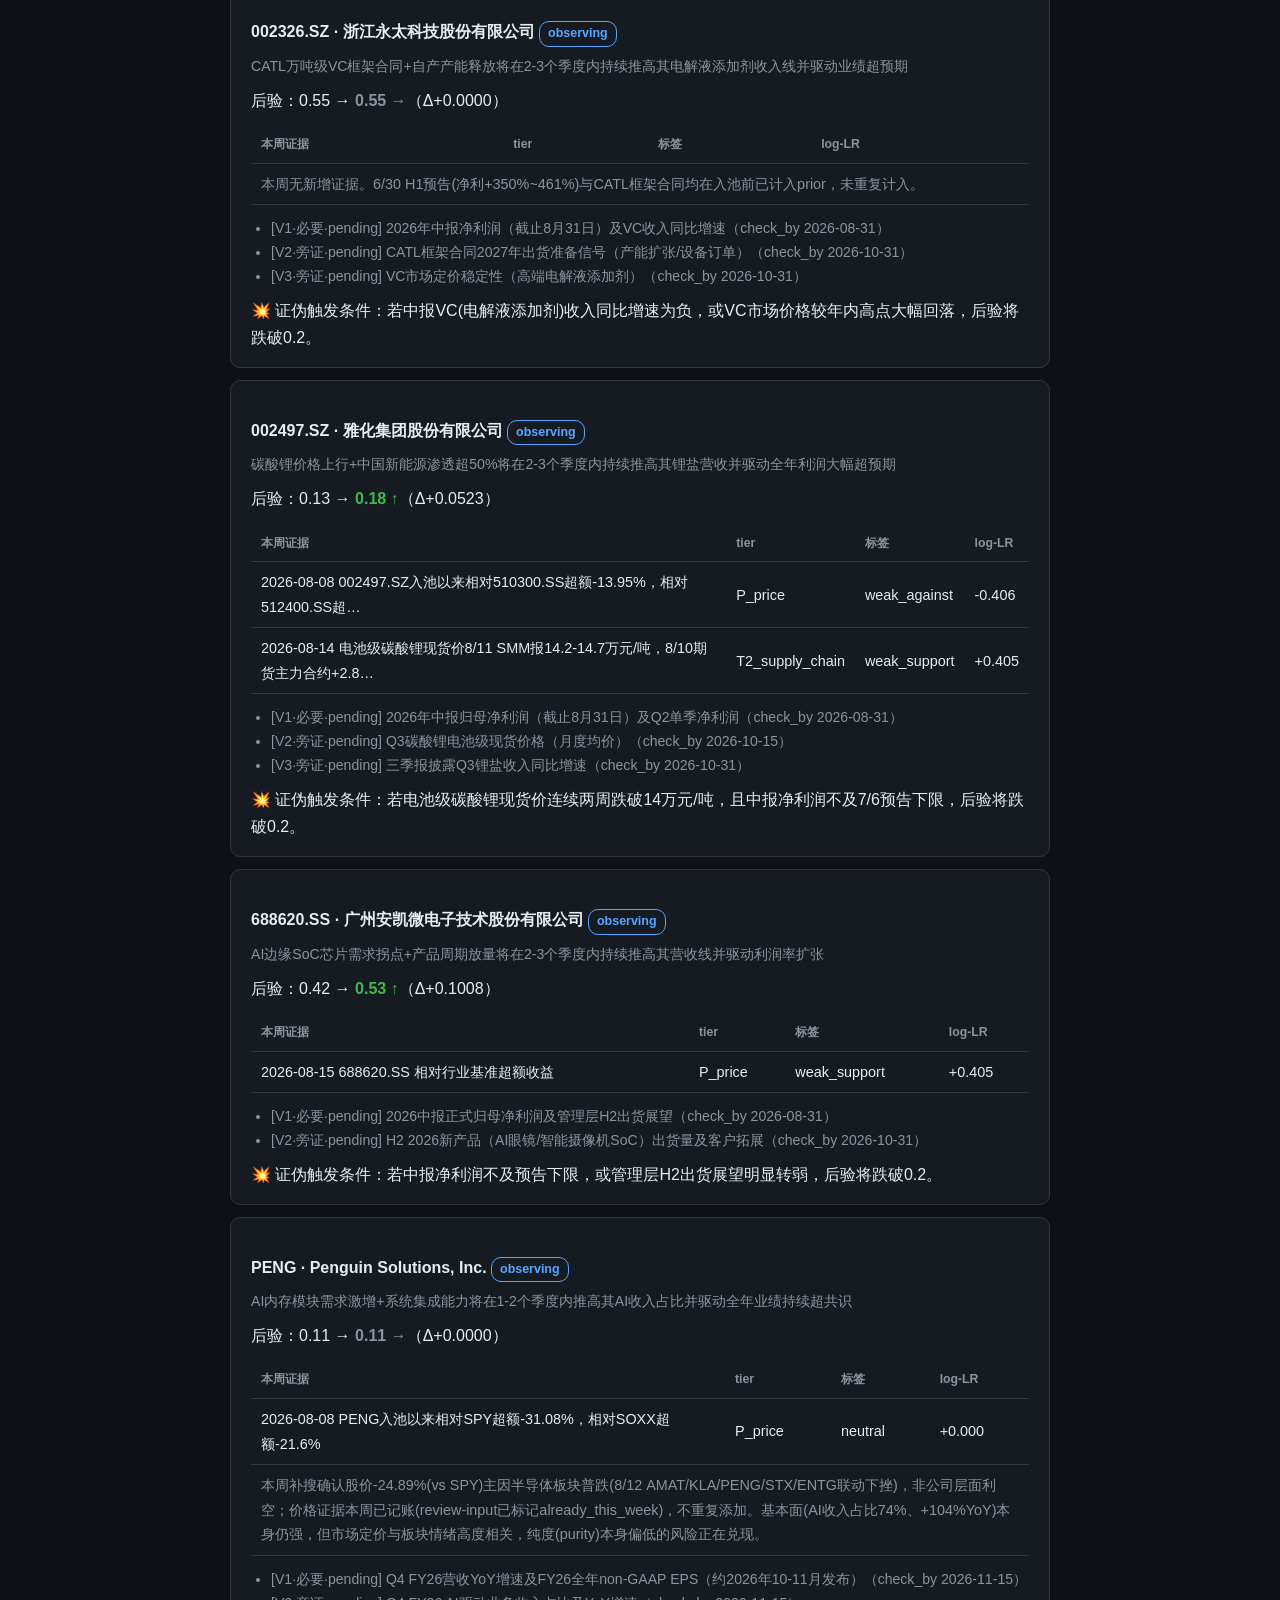
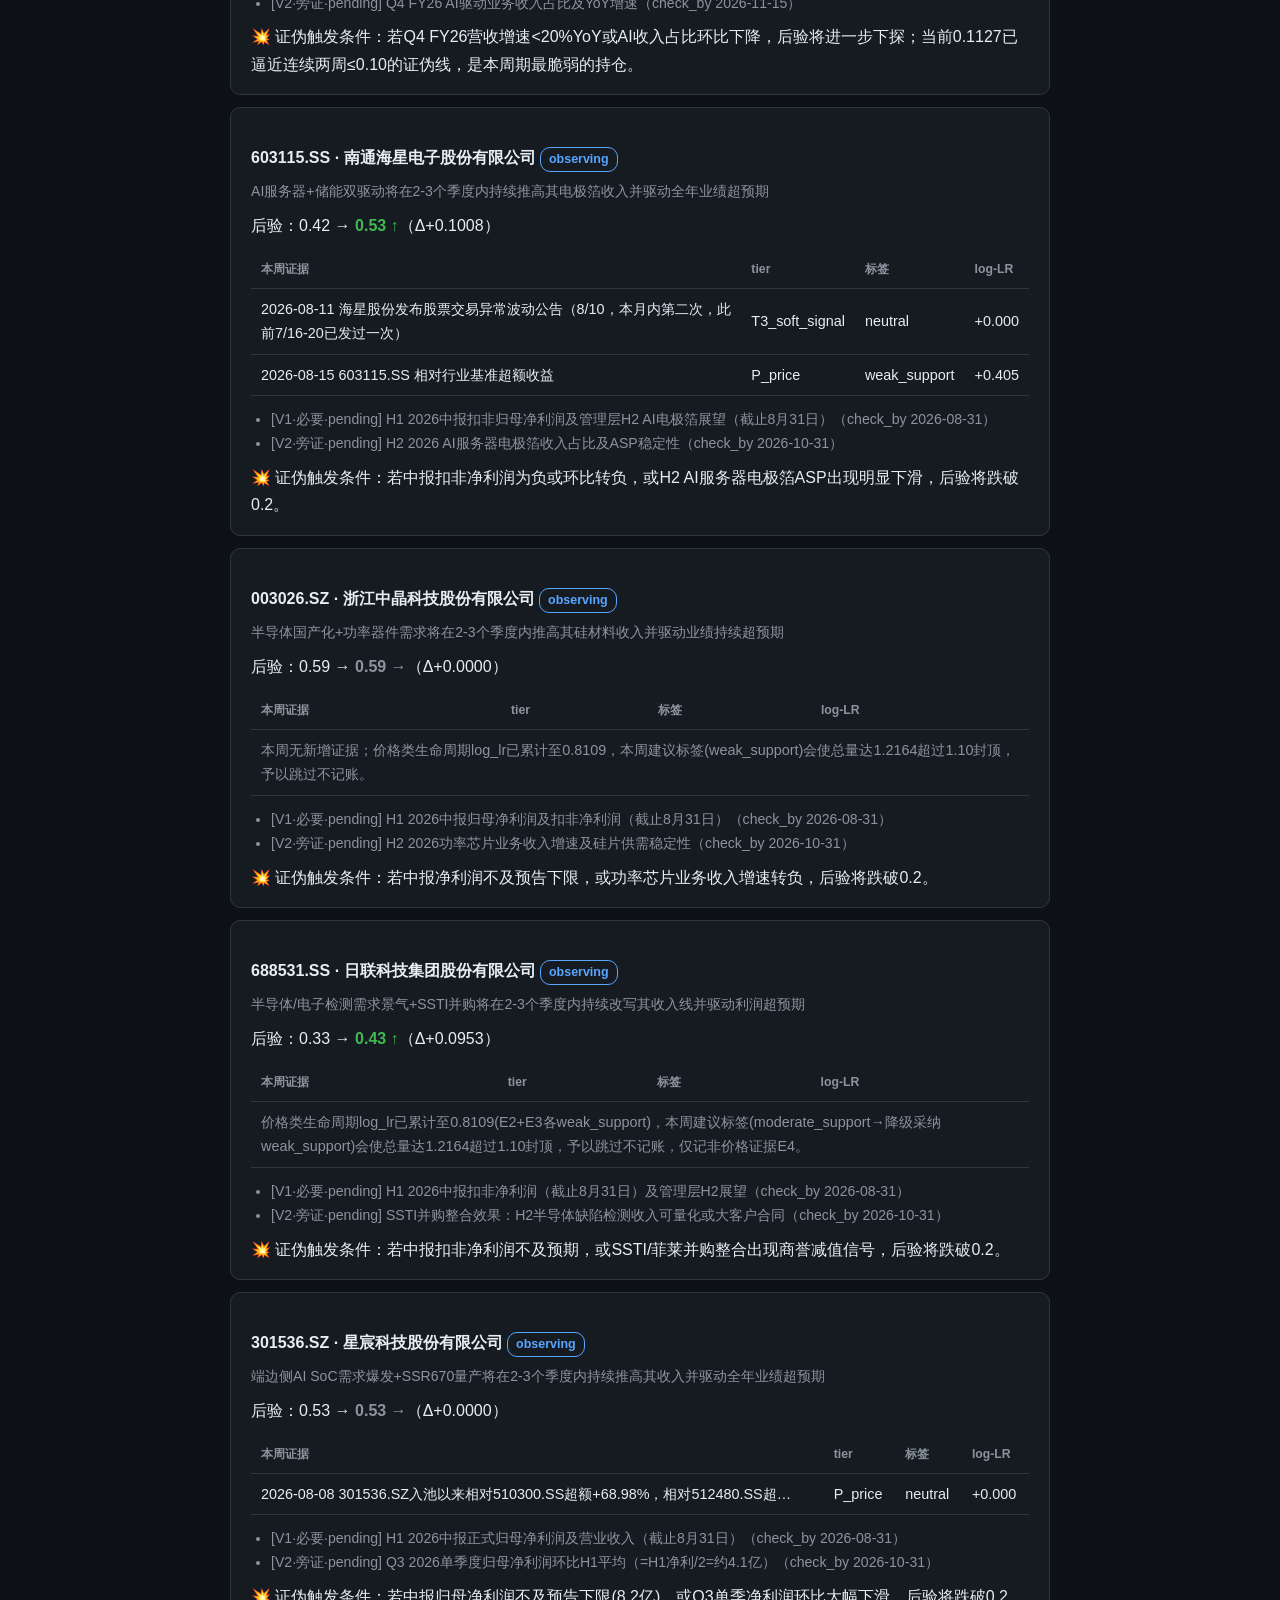
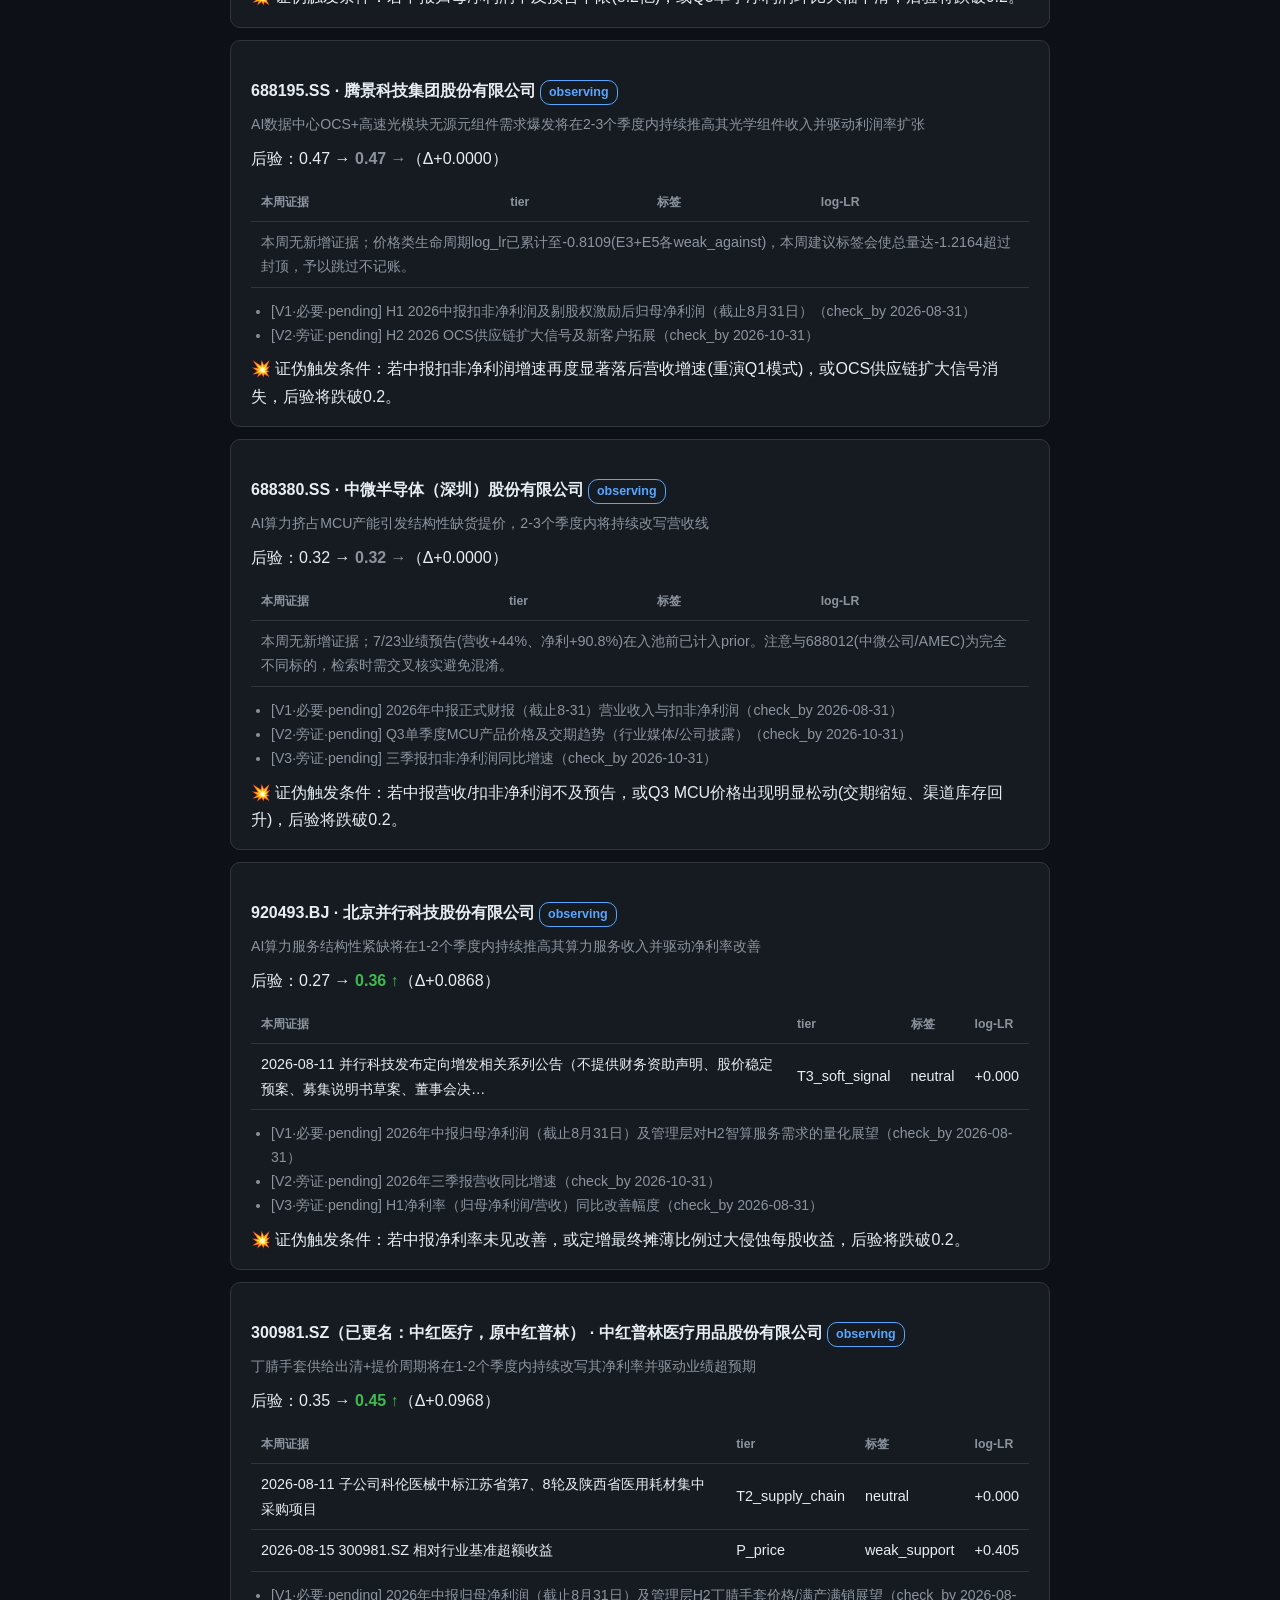
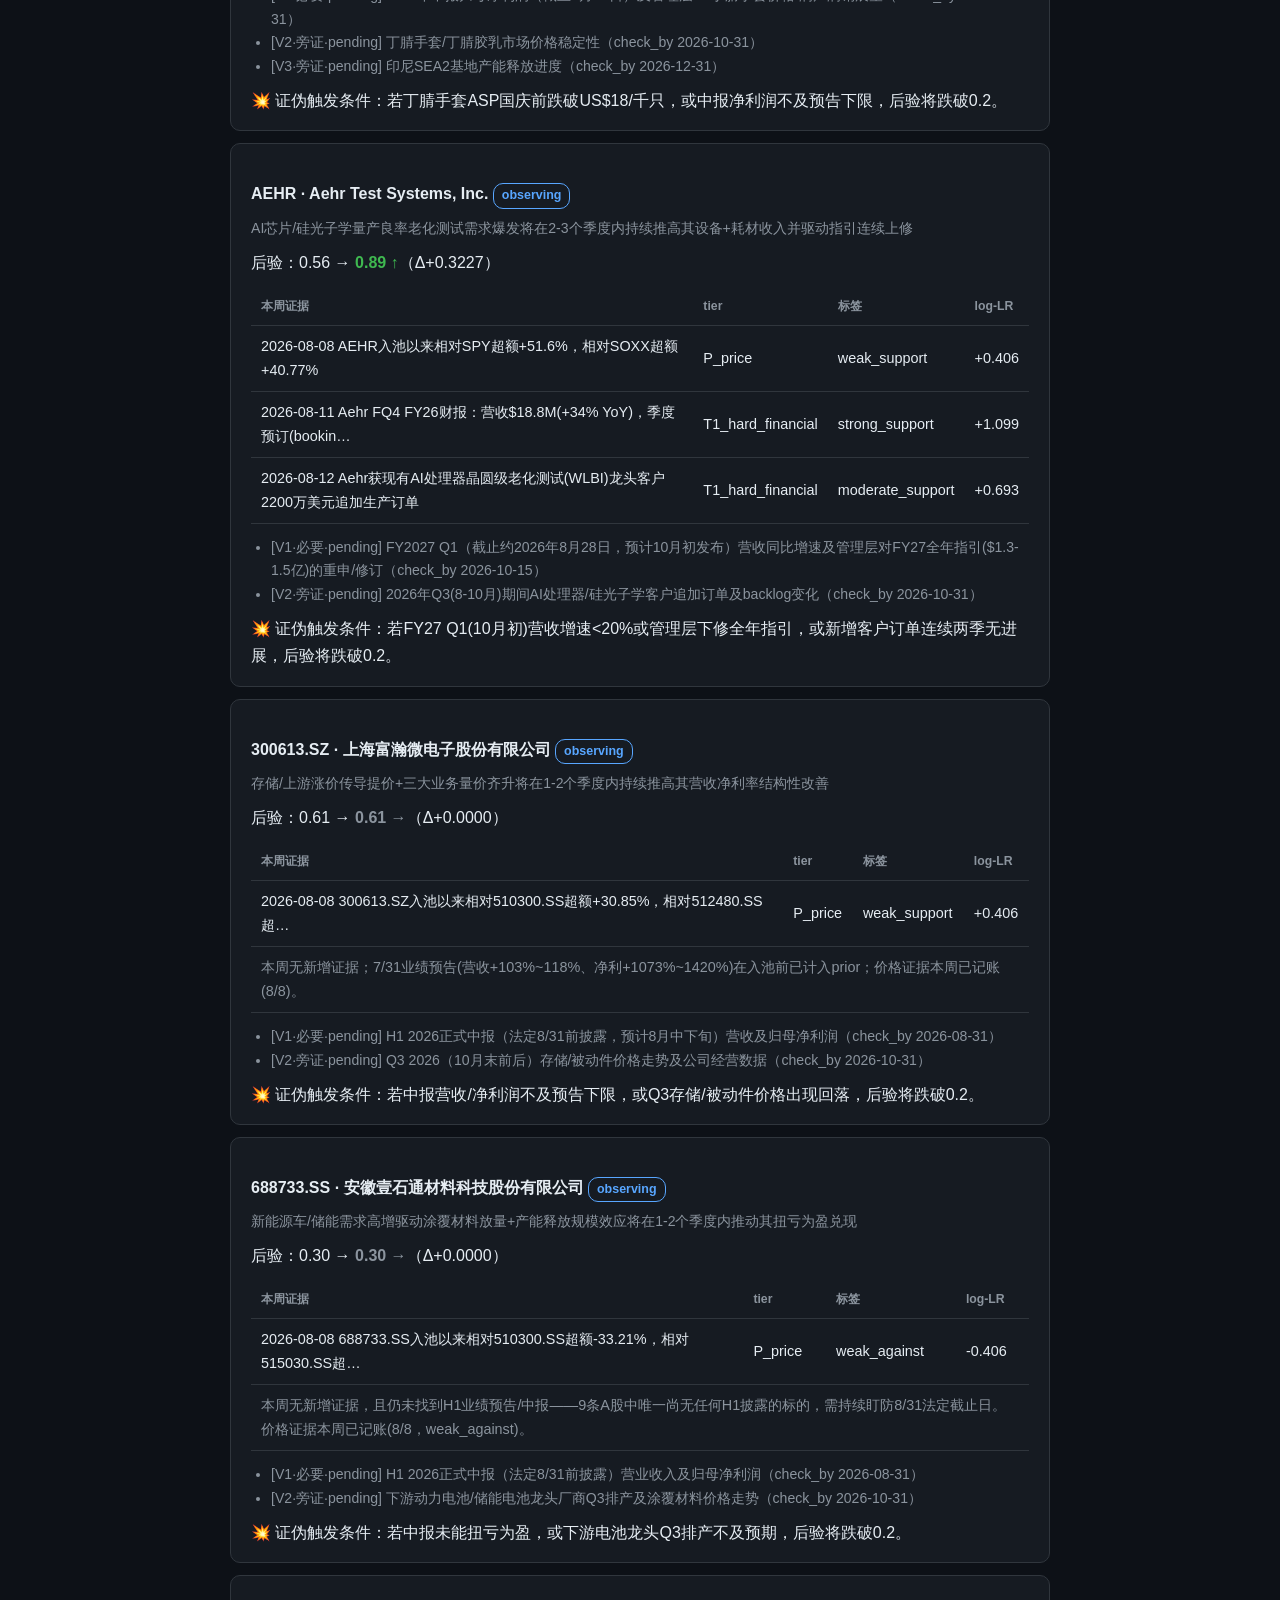
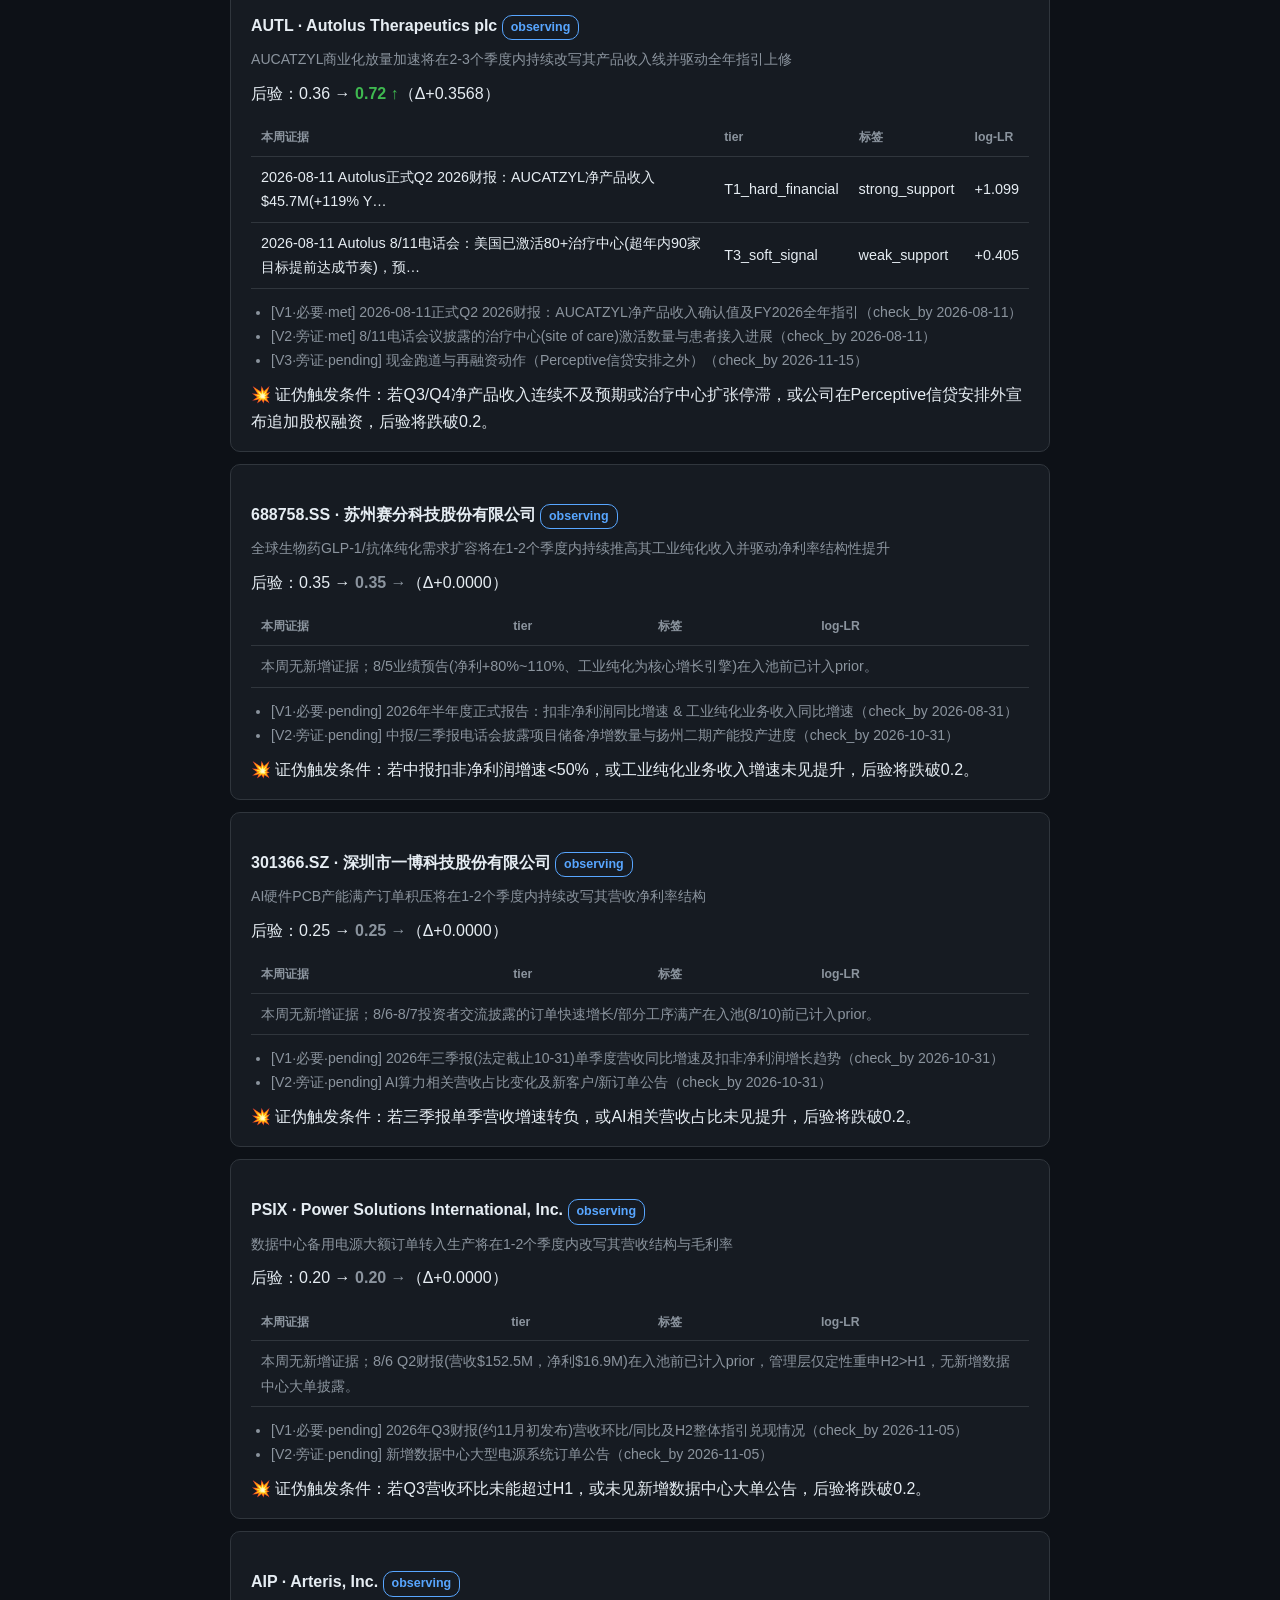
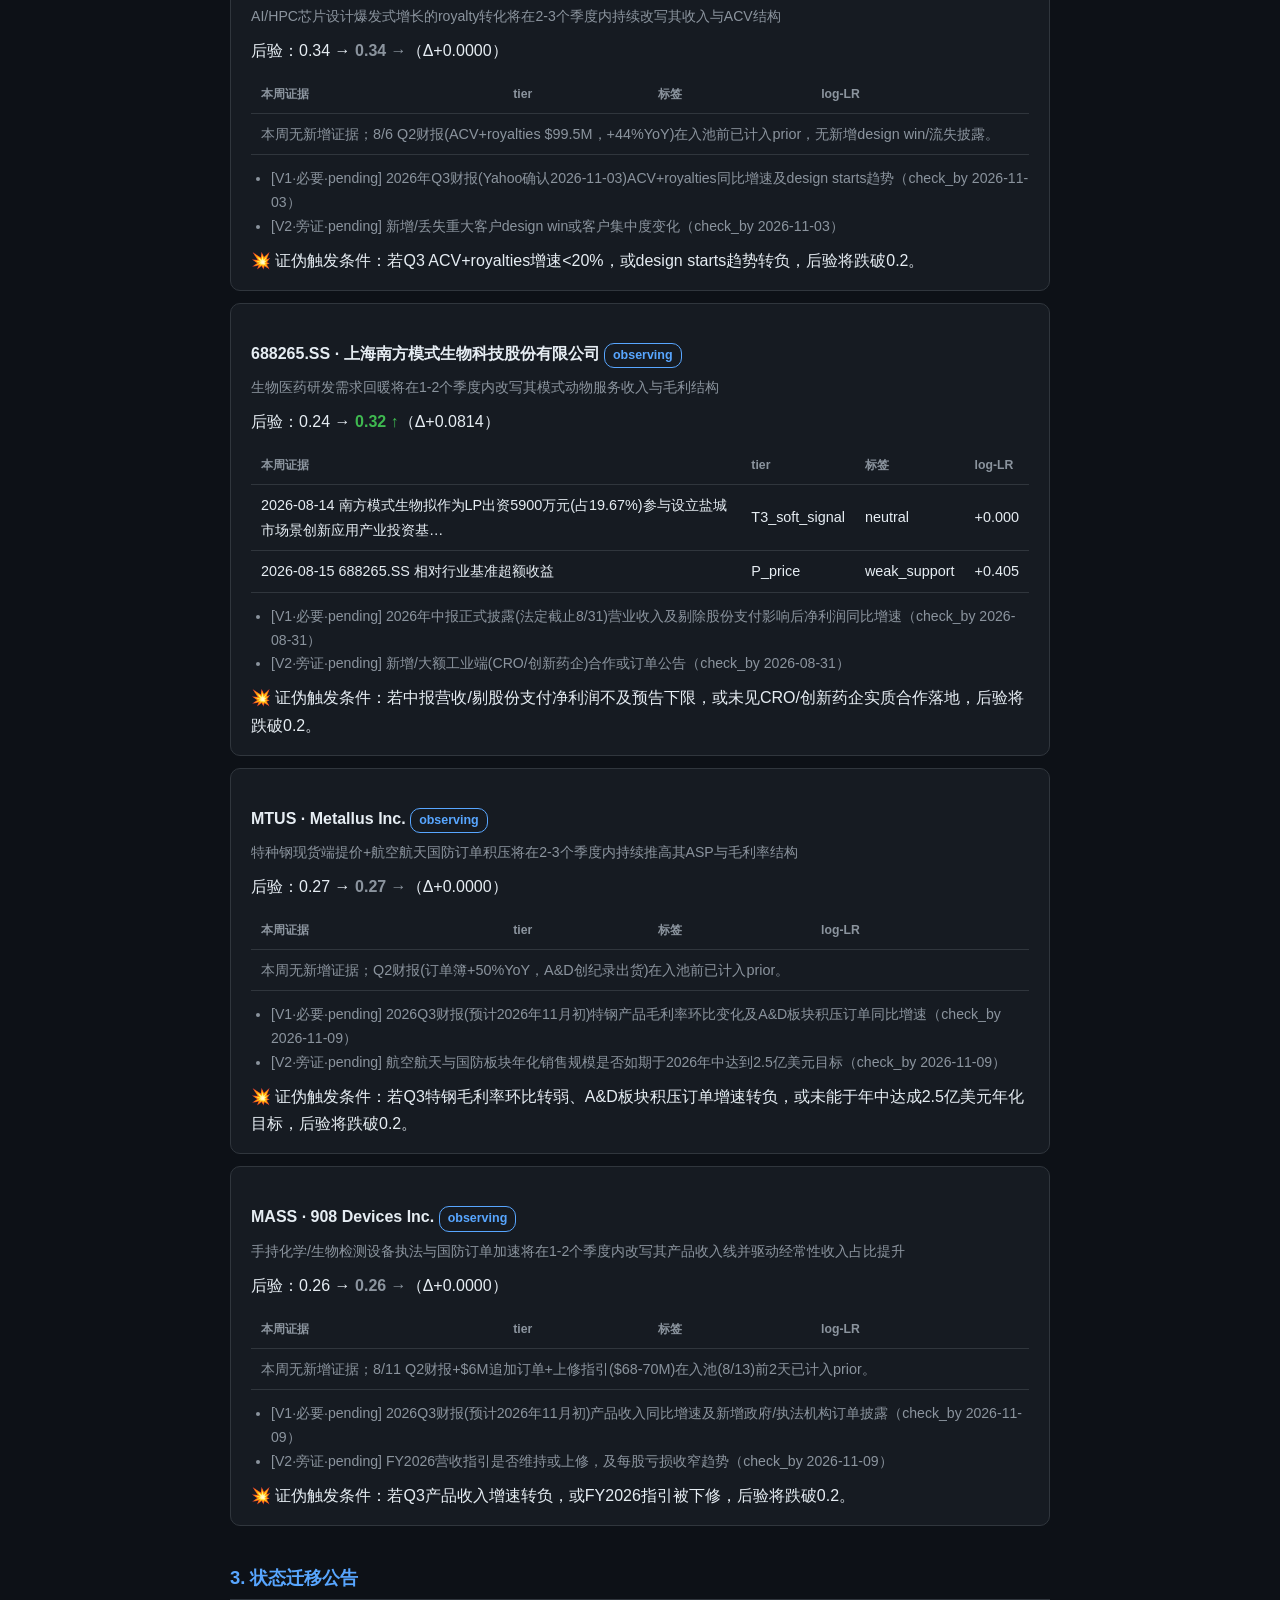
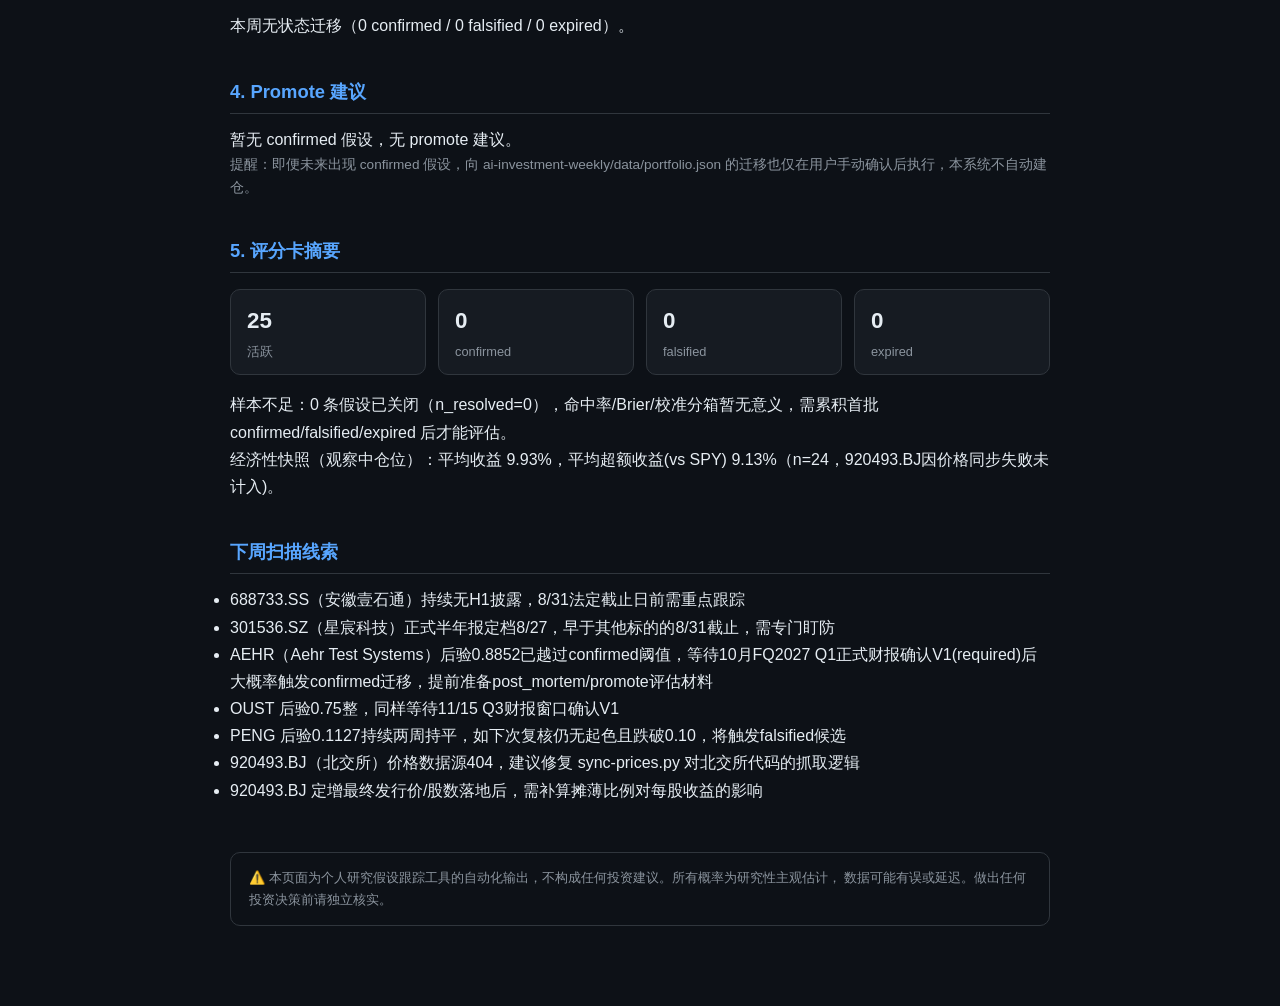
<file: docs/reviews/2026-08-15/index.html>
<!DOCTYPE html>
<html lang="zh-CN">
<head>
<meta charset="UTF-8">
<meta name="viewport" content="width=device-width, initial-scale=1.0">
<title>假设复核周报 · 2026-08-15</title>
<style>
  :root { --bg:#0d1117; --card:#161b22; --border:#30363d; --text:#e6edf3; --dim:#8b949e;
          --green:#3fb950; --red:#f85149; --amber:#d29922; --blue:#58a6ff; }
  * { margin:0; padding:0; box-sizing:border-box; }
  body { background:var(--bg); color:var(--text); font-family:-apple-system,"PingFang SC","Microsoft YaHei",sans-serif;
         line-height:1.7; max-width:860px; margin:0 auto; padding:32px 20px 80px; }
  h1 { font-size:1.5em; margin-bottom:4px; }
  h2 { font-size:1.15em; margin:36px 0 12px; padding-bottom:6px; border-bottom:1px solid var(--border); color:var(--blue); }
  h3 { font-size:1em; margin:20px 0 8px; }
  .meta { color:var(--dim); font-size:.85em; margin-bottom:24px; }
  .card { background:var(--card); border:1px solid var(--border); border-radius:10px; padding:16px 20px; margin:12px 0; }
  table { width:100%; border-collapse:collapse; font-size:.9em; margin:12px 0; }
  th,td { padding:8px 10px; text-align:left; border-bottom:1px solid var(--border); }
  th { color:var(--dim); font-weight:600; font-size:.85em; }
  .up { color:var(--green); } .down { color:var(--red); } .flat { color:var(--dim); }
  .badge { display:inline-block; padding:1px 8px; border-radius:10px; font-size:.78em; border:1px solid var(--border); }
  .badge.observing { color:var(--blue); border-color:var(--blue); }
  .badge.confirmed { color:var(--green); border-color:var(--green); }
  .badge.falsified { color:var(--red); border-color:var(--red); }
  .badge.expired { color:var(--dim); }
  .badge.promoted { color:var(--amber); border-color:var(--amber); }
  .disclaimer { margin-top:48px; padding:14px 18px; border:1px solid var(--border); border-radius:10px;
                color:var(--dim); font-size:.82em; }
  a { color:var(--blue); text-decoration:none; }
  .kpi-row { display:flex; gap:12px; flex-wrap:wrap; margin:16px 0; }
  .kpi { flex:1; min-width:140px; background:var(--card); border:1px solid var(--border); border-radius:10px;
         padding:12px 16px; }
  .kpi .v { font-size:1.4em; font-weight:700; }
  .kpi .k { color:var(--dim); font-size:.8em; }
</style>
</head>
<body>

<h1>🔬 假设复核周报</h1>
<p class="meta">2026-08-15 · alpha-watchpool weekly review · 方法论 v1 · 研究假设跟踪，非投资建议</p>

<h2>1. 池子总览</h2>
<div class="kpi-row">
  
<div class="kpi"><div class="v">25</div><div class="k">活跃假设</div></div>
<div class="kpi"><div class="v">0</div><div class="k">本周新增</div></div>
<div class="kpi"><div class="v">0</div><div class="k">本周关闭/迁移</div></div>
<div class="kpi"><div class="v">+0.055</div><div class="k">平均后验变化</div></div>

</div>

<p>本周（2026-08-08 → 2026-08-15）对全部 25 条 observing 假设逐条复核。AI/半导体检测设备赛道两条美股假设本周迎来决定性财报驱动的大幅重估——
<b>AUTL</b>（Autolus，8/11 Q2财报＋电话会site-of-care数据）后验 0.36→0.72，<b>AEHR</b>（8/11 FQ4财报＋$22M追加订单）后验 0.56→0.89（已越过confirmed后验阈值0.75，但V1所需的FY27
Q1正式财报要到10月才发布，required条件仍pending，暂不迁移confirmed，留待下次复核）。<b>OUST</b> 后验也升至0.75整（backlog/Rev8基建订单持续兑现），同样卡在required条件确认窗口前。
A股方面新增了4条中报预告/公司公告类证据（002497.SZ雅化集团碳酸锂价格企稳回升、603115.SS海星股份异常波动公告排除利空、688531.SS日联科技珠海扩产用地、920493.BJ并行科技定增用途明确为算力硬件采购、
300981.SZ中红医疗集采中标但与手套主线关联度不高），及688265.SS南方模式生物新增基金LP出资公告。其余13条A股假设本周均无新增可评级证据——9条H1业绩预告已全部计入前期prior，
正式半年报窗口集中在8月底至8月27日（星宸科技），是下周复核的重点观察时段。<b>688733.SS（安徽壹石通）</b>是目前唯一尚未发布任何H1披露的标的，需持续盯防8/31法定截止。
<b>PENG（Penguin Solutions）</b>后验持续处于0.1127、逼近连续两周≤0.10的证伪线，是本周期最脆弱的持仓，回撤主因板块系统性抛售而非公司基本面恶化。价格证据本周对4条假设触及生命周期|Σlog_lr|≤1.10封顶
（003026.SZ、688531.SS、688195.SS均因此跳过本可采纳的价格证据），符合方法论"让市场投票权不过大"的设计意图。920493.BJ（北交所）价格同步持续失败(404)，是本周暴露的数据管线缺口，需跟进 sync-prices.py 的数据源。
</p>


<h2>2. 逐假设复核明细</h2>

<div class="card">
  <h3>OUST · Ouster, Inc. <span class="badge observing">observing</span></h3>
  <p style="color:var(--dim);font-size:.88em;margin-bottom:8px">工业/基建 lidar 需求拐点将在 2-3 个季度内持续改写其收入线并驱动指引上修</p>
  <p>后验：0.67 → <b class="up">0.75 ↑</b>（Δ+0.0833）</p>
  <table><thead><tr><th>本周证据</th><th>tier</th><th>标签</th><th>log-LR</th></tr></thead><tbody><tr><td>2026-08-11 Ouster BlueCity with REV8 Lidar中标犹他州交通现代化扩容项目(…</td><td>T2_supply_chain</td><td>weak_support</td><td>+0.405</td></tr></tbody></table>
  <ul style="font-size:.88em;color:var(--dim);margin:8px 0 8px 20px"><li>[V1·必要·pending] CY26Q2 与 CY26Q3 营收 YoY 增速（连续两季）（check_by 2026-11-15）</li><li>[V2·旁证·pending] 管理层电话会量化 AIM 协议出货 ramp 或 Rev8 基建订单 pipeline（check_by 2026-11-15）</li></ul>
  <p>💥 证伪触发条件：若Q3财报出货增速&lt;15%YoY或环比转负，或AIM/Rev8订单pipeline连续两季无量化进展，后验将跌破0.2。</p>
</div>
<div class="card">
  <h3>POWL · Powell Industries <span class="badge observing">observing</span></h3>
  <p style="color:var(--dim);font-size:.88em;margin-bottom:8px">电网容量缺口 + 数据中心负荷将在 1-3 个季度内继续推高其开关柜订单与 backlog，抬升 FY26/27 收入超共识</p>
  <p>后验：0.74 → <b class="flat">0.74 →</b>（Δ+0.0000）</p>
  <table><thead><tr><th>本周证据</th><th>tier</th><th>标签</th><th>log-LR</th></tr></thead><tbody><tr><td colspan='4' style='color:var(--dim)'>本周无新增证据；确认FQ3财报(8/3)backlog+35%QoQ、book-to-bill 3.0x均已在上周计入。V2(FY26收入指引)因公司不发布具体数字指引，只能定性重申展望，判定为unclear——方法论层面的验证条件设计局限，非需求信号缺失。</td></tr></tbody></table>
  <ul style="font-size:.88em;color:var(--dim);margin:8px 0 8px 20px"><li>[V1·必要·met] FQ3 FY2026（6 月止季度，约 8 月初发布）backlog 环比变化（check_by 2026-08-15）</li><li>[V2·旁证·unclear] FY2026 收入指引（check_by 2026-08-15）</li><li>[V3·旁证·met] 电话会披露 utility/数据中心新订单动能（book-to-bill）（check_by 2026-08-15）</li></ul>
  <p>💥 证伪触发条件：若FQ4(11月)backlog环比转负或book-to-bill跌破0.9，或管理层电话会首次出现下修性质的定性展望，后验将跌破0.2。</p>
</div>
<div class="card">
  <h3>002326.SZ · 浙江永太科技股份有限公司 <span class="badge observing">observing</span></h3>
  <p style="color:var(--dim);font-size:.88em;margin-bottom:8px">CATL万吨级VC框架合同+自产产能释放将在2-3个季度内持续推高其电解液添加剂收入线并驱动业绩超预期</p>
  <p>后验：0.55 → <b class="flat">0.55 →</b>（Δ+0.0000）</p>
  <table><thead><tr><th>本周证据</th><th>tier</th><th>标签</th><th>log-LR</th></tr></thead><tbody><tr><td colspan='4' style='color:var(--dim)'>本周无新增证据。6/30 H1预告(净利+350%~461%)与CATL框架合同均在入池前已计入prior，未重复计入。</td></tr></tbody></table>
  <ul style="font-size:.88em;color:var(--dim);margin:8px 0 8px 20px"><li>[V1·必要·pending] 2026年中报净利润（截止8月31日）及VC收入同比增速（check_by 2026-08-31）</li><li>[V2·旁证·pending] CATL框架合同2027年出货准备信号（产能扩张/设备订单）（check_by 2026-10-31）</li><li>[V3·旁证·pending] VC市场定价稳定性（高端电解液添加剂）（check_by 2026-10-31）</li></ul>
  <p>💥 证伪触发条件：若中报VC(电解液添加剂)收入同比增速为负，或VC市场价格较年内高点大幅回落，后验将跌破0.2。</p>
</div>
<div class="card">
  <h3>002497.SZ · 雅化集团股份有限公司 <span class="badge observing">observing</span></h3>
  <p style="color:var(--dim);font-size:.88em;margin-bottom:8px">碳酸锂价格上行+中国新能源渗透超50%将在2-3个季度内持续推高其锂盐营收并驱动全年利润大幅超预期</p>
  <p>后验：0.13 → <b class="up">0.18 ↑</b>（Δ+0.0523）</p>
  <table><thead><tr><th>本周证据</th><th>tier</th><th>标签</th><th>log-LR</th></tr></thead><tbody><tr><td>2026-08-08 002497.SZ入池以来相对510300.SS超额-13.95%，相对512400.SS超…</td><td>P_price</td><td>weak_against</td><td>-0.406</td></tr><tr><td>2026-08-14 电池级碳酸锂现货价8/11 SMM报14.2-14.7万元/吨，8/10期货主力合约+2.8…</td><td>T2_supply_chain</td><td>weak_support</td><td>+0.405</td></tr></tbody></table>
  <ul style="font-size:.88em;color:var(--dim);margin:8px 0 8px 20px"><li>[V1·必要·pending] 2026年中报归母净利润（截止8月31日）及Q2单季净利润（check_by 2026-08-31）</li><li>[V2·旁证·pending] Q3碳酸锂电池级现货价格（月度均价）（check_by 2026-10-15）</li><li>[V3·旁证·pending] 三季报披露Q3锂盐收入同比增速（check_by 2026-10-31）</li></ul>
  <p>💥 证伪触发条件：若电池级碳酸锂现货价连续两周跌破14万元/吨，且中报净利润不及7/6预告下限，后验将跌破0.2。</p>
</div>
<div class="card">
  <h3>688620.SS · 广州安凯微电子技术股份有限公司 <span class="badge observing">observing</span></h3>
  <p style="color:var(--dim);font-size:.88em;margin-bottom:8px">AI边缘SoC芯片需求拐点+产品周期放量将在2-3个季度内持续推高其营收线并驱动利润率扩张</p>
  <p>后验：0.42 → <b class="up">0.53 ↑</b>（Δ+0.1008）</p>
  <table><thead><tr><th>本周证据</th><th>tier</th><th>标签</th><th>log-LR</th></tr></thead><tbody><tr><td>2026-08-15 688620.SS 相对行业基准超额收益</td><td>P_price</td><td>weak_support</td><td>+0.405</td></tr></tbody></table>
  <ul style="font-size:.88em;color:var(--dim);margin:8px 0 8px 20px"><li>[V1·必要·pending] 2026中报正式归母净利润及管理层H2出货展望（check_by 2026-08-31）</li><li>[V2·旁证·pending] H2 2026新产品（AI眼镜/智能摄像机SoC）出货量及客户拓展（check_by 2026-10-31）</li></ul>
  <p>💥 证伪触发条件：若中报净利润不及预告下限，或管理层H2出货展望明显转弱，后验将跌破0.2。</p>
</div>
<div class="card">
  <h3>PENG · Penguin Solutions, Inc. <span class="badge observing">observing</span></h3>
  <p style="color:var(--dim);font-size:.88em;margin-bottom:8px">AI内存模块需求激增+系统集成能力将在1-2个季度内推高其AI收入占比并驱动全年业绩持续超共识</p>
  <p>后验：0.11 → <b class="flat">0.11 →</b>（Δ+0.0000）</p>
  <table><thead><tr><th>本周证据</th><th>tier</th><th>标签</th><th>log-LR</th></tr></thead><tbody><tr><td>2026-08-08 PENG入池以来相对SPY超额-31.08%，相对SOXX超额-21.6%</td><td>P_price</td><td>neutral</td><td>+0.000</td></tr><tr><td colspan='4' style='color:var(--dim)'>本周补搜确认股价-24.89%(vs SPY)主因半导体板块普跌(8/12 AMAT/KLA/PENG/STX/ENTG联动下挫)，非公司层面利空；价格证据本周已记账(review-input已标记already_this_week)，不重复添加。基本面(AI收入占比74%、+104%YoY)本身仍强，但市场定价与板块情绪高度相关，纯度(purity)本身偏低的风险正在兑现。</td></tr></tbody></table>
  <ul style="font-size:.88em;color:var(--dim);margin:8px 0 8px 20px"><li>[V1·必要·pending] Q4 FY26营收YoY增速及FY26全年non-GAAP EPS（约2026年10-11月发布）（check_by 2026-11-15）</li><li>[V2·旁证·pending] Q4 FY26 AI驱动业务收入占比及YoY增速（check_by 2026-11-15）</li></ul>
  <p>💥 证伪触发条件：若Q4 FY26营收增速&lt;20%YoY或AI收入占比环比下降，后验将进一步下探；当前0.1127已逼近连续两周≤0.10的证伪线，是本周期最脆弱的持仓。</p>
</div>
<div class="card">
  <h3>603115.SS · 南通海星电子股份有限公司 <span class="badge observing">observing</span></h3>
  <p style="color:var(--dim);font-size:.88em;margin-bottom:8px">AI服务器+储能双驱动将在2-3个季度内持续推高其电极箔收入并驱动全年业绩超预期</p>
  <p>后验：0.42 → <b class="up">0.53 ↑</b>（Δ+0.1008）</p>
  <table><thead><tr><th>本周证据</th><th>tier</th><th>标签</th><th>log-LR</th></tr></thead><tbody><tr><td>2026-08-11 海星股份发布股票交易异常波动公告（8/10，本月内第二次，此前7/16-20已发过一次）</td><td>T3_soft_signal</td><td>neutral</td><td>+0.000</td></tr><tr><td>2026-08-15 603115.SS 相对行业基准超额收益</td><td>P_price</td><td>weak_support</td><td>+0.405</td></tr></tbody></table>
  <ul style="font-size:.88em;color:var(--dim);margin:8px 0 8px 20px"><li>[V1·必要·pending] H1 2026中报扣非归母净利润及管理层H2 AI电极箔展望（截止8月31日）（check_by 2026-08-31）</li><li>[V2·旁证·pending] H2 2026 AI服务器电极箔收入占比及ASP稳定性（check_by 2026-10-31）</li></ul>
  <p>💥 证伪触发条件：若中报扣非净利润为负或环比转负，或H2 AI服务器电极箔ASP出现明显下滑，后验将跌破0.2。</p>
</div>
<div class="card">
  <h3>003026.SZ · 浙江中晶科技股份有限公司 <span class="badge observing">observing</span></h3>
  <p style="color:var(--dim);font-size:.88em;margin-bottom:8px">半导体国产化+功率器件需求将在2-3个季度内推高其硅材料收入并驱动业绩持续超预期</p>
  <p>后验：0.59 → <b class="flat">0.59 →</b>（Δ+0.0000）</p>
  <table><thead><tr><th>本周证据</th><th>tier</th><th>标签</th><th>log-LR</th></tr></thead><tbody><tr><td colspan='4' style='color:var(--dim)'>本周无新增证据；价格类生命周期log_lr已累计至0.8109，本周建议标签(weak_support)会使总量达1.2164超过1.10封顶，予以跳过不记账。</td></tr></tbody></table>
  <ul style="font-size:.88em;color:var(--dim);margin:8px 0 8px 20px"><li>[V1·必要·pending] H1 2026中报归母净利润及扣非净利润（截止8月31日）（check_by 2026-08-31）</li><li>[V2·旁证·pending] H2 2026功率芯片业务收入增速及硅片供需稳定性（check_by 2026-10-31）</li></ul>
  <p>💥 证伪触发条件：若中报净利润不及预告下限，或功率芯片业务收入增速转负，后验将跌破0.2。</p>
</div>
<div class="card">
  <h3>688531.SS · 日联科技集团股份有限公司 <span class="badge observing">observing</span></h3>
  <p style="color:var(--dim);font-size:.88em;margin-bottom:8px">半导体/电子检测需求景气+SSTI并购将在2-3个季度内持续改写其收入线并驱动利润超预期</p>
  <p>后验：0.33 → <b class="up">0.43 ↑</b>（Δ+0.0953）</p>
  <table><thead><tr><th>本周证据</th><th>tier</th><th>标签</th><th>log-LR</th></tr></thead><tbody><tr><td colspan='4' style='color:var(--dim)'>价格类生命周期log_lr已累计至0.8109(E2+E3各weak_support)，本周建议标签(moderate_support→降级采纳weak_support)会使总量达1.2164超过1.10封顶，予以跳过不记账，仅记非价格证据E4。</td></tr></tbody></table>
  <ul style="font-size:.88em;color:var(--dim);margin:8px 0 8px 20px"><li>[V1·必要·pending] H1 2026中报扣非净利润（截止8月31日）及管理层H2展望（check_by 2026-08-31）</li><li>[V2·旁证·pending] SSTI并购整合效果：H2半导体缺陷检测收入可量化或大客户合同（check_by 2026-10-31）</li></ul>
  <p>💥 证伪触发条件：若中报扣非净利润不及预期，或SSTI/菲莱并购整合出现商誉减值信号，后验将跌破0.2。</p>
</div>
<div class="card">
  <h3>301536.SZ · 星宸科技股份有限公司 <span class="badge observing">observing</span></h3>
  <p style="color:var(--dim);font-size:.88em;margin-bottom:8px">端边侧AI SoC需求爆发+SSR670量产将在2-3个季度内持续推高其收入并驱动全年业绩超预期</p>
  <p>后验：0.53 → <b class="flat">0.53 →</b>（Δ+0.0000）</p>
  <table><thead><tr><th>本周证据</th><th>tier</th><th>标签</th><th>log-LR</th></tr></thead><tbody><tr><td>2026-08-08 301536.SZ入池以来相对510300.SS超额+68.98%，相对512480.SS超…</td><td>P_price</td><td>neutral</td><td>+0.000</td></tr></tbody></table>
  <ul style="font-size:.88em;color:var(--dim);margin:8px 0 8px 20px"><li>[V1·必要·pending] H1 2026中报正式归母净利润及营业收入（截止8月31日）（check_by 2026-08-31）</li><li>[V2·旁证·pending] Q3 2026单季度归母净利润环比H1平均（=H1净利/2=约4.1亿）（check_by 2026-10-31）</li></ul>
  <p>💥 证伪触发条件：若中报归母净利润不及预告下限(8.2亿)，或Q3单季净利润环比大幅下滑，后验将跌破0.2。</p>
</div>
<div class="card">
  <h3>688195.SS · 腾景科技集团股份有限公司 <span class="badge observing">observing</span></h3>
  <p style="color:var(--dim);font-size:.88em;margin-bottom:8px">AI数据中心OCS+高速光模块无源元组件需求爆发将在2-3个季度内持续推高其光学组件收入并驱动利润率扩张</p>
  <p>后验：0.47 → <b class="flat">0.47 →</b>（Δ+0.0000）</p>
  <table><thead><tr><th>本周证据</th><th>tier</th><th>标签</th><th>log-LR</th></tr></thead><tbody><tr><td colspan='4' style='color:var(--dim)'>本周无新增证据；价格类生命周期log_lr已累计至-0.8109(E3+E5各weak_against)，本周建议标签会使总量达-1.2164超过封顶，予以跳过不记账。</td></tr></tbody></table>
  <ul style="font-size:.88em;color:var(--dim);margin:8px 0 8px 20px"><li>[V1·必要·pending] H1 2026中报扣非净利润及剔股权激励后归母净利润（截止8月31日）（check_by 2026-08-31）</li><li>[V2·旁证·pending] H2 2026 OCS供应链扩大信号及新客户拓展（check_by 2026-10-31）</li></ul>
  <p>💥 证伪触发条件：若中报扣非净利润增速再度显著落后营收增速(重演Q1模式)，或OCS供应链扩大信号消失，后验将跌破0.2。</p>
</div>
<div class="card">
  <h3>688380.SS · 中微半导体（深圳）股份有限公司 <span class="badge observing">observing</span></h3>
  <p style="color:var(--dim);font-size:.88em;margin-bottom:8px">AI算力挤占MCU产能引发结构性缺货提价，2-3个季度内将持续改写营收线</p>
  <p>后验：0.32 → <b class="flat">0.32 →</b>（Δ+0.0000）</p>
  <table><thead><tr><th>本周证据</th><th>tier</th><th>标签</th><th>log-LR</th></tr></thead><tbody><tr><td colspan='4' style='color:var(--dim)'>本周无新增证据；7/23业绩预告(营收+44%、净利+90.8%)在入池前已计入prior。注意与688012(中微公司/AMEC)为完全不同标的，检索时需交叉核实避免混淆。</td></tr></tbody></table>
  <ul style="font-size:.88em;color:var(--dim);margin:8px 0 8px 20px"><li>[V1·必要·pending] 2026年中报正式财报（截止8-31）营业收入与扣非净利润（check_by 2026-08-31）</li><li>[V2·旁证·pending] Q3单季度MCU产品价格及交期趋势（行业媒体/公司披露）（check_by 2026-10-31）</li><li>[V3·旁证·pending] 三季报扣非净利润同比增速（check_by 2026-10-31）</li></ul>
  <p>💥 证伪触发条件：若中报营收/扣非净利润不及预告，或Q3 MCU价格出现明显松动(交期缩短、渠道库存回升)，后验将跌破0.2。</p>
</div>
<div class="card">
  <h3>920493.BJ · 北京并行科技股份有限公司 <span class="badge observing">observing</span></h3>
  <p style="color:var(--dim);font-size:.88em;margin-bottom:8px">AI算力服务结构性紧缺将在1-2个季度内持续推高其算力服务收入并驱动净利率改善</p>
  <p>后验：0.27 → <b class="up">0.36 ↑</b>（Δ+0.0868）</p>
  <table><thead><tr><th>本周证据</th><th>tier</th><th>标签</th><th>log-LR</th></tr></thead><tbody><tr><td>2026-08-11 并行科技发布定向增发相关系列公告（不提供财务资助声明、股价稳定预案、募集说明书草案、董事会决…</td><td>T3_soft_signal</td><td>neutral</td><td>+0.000</td></tr></tbody></table>
  <ul style="font-size:.88em;color:var(--dim);margin:8px 0 8px 20px"><li>[V1·必要·pending] 2026年中报归母净利润（截止8月31日）及管理层对H2智算服务需求的量化展望（check_by 2026-08-31）</li><li>[V2·旁证·pending] 2026年三季报营收同比增速（check_by 2026-10-31）</li><li>[V3·旁证·pending] H1净利率（归母净利润/营收）同比改善幅度（check_by 2026-08-31）</li></ul>
  <p>💥 证伪触发条件：若中报净利率未见改善，或定增最终摊薄比例过大侵蚀每股收益，后验将跌破0.2。</p>
</div>
<div class="card">
  <h3>300981.SZ（已更名：中红医疗，原中红普林） · 中红普林医疗用品股份有限公司 <span class="badge observing">observing</span></h3>
  <p style="color:var(--dim);font-size:.88em;margin-bottom:8px">丁腈手套供给出清+提价周期将在1-2个季度内持续改写其净利率并驱动业绩超预期</p>
  <p>后验：0.35 → <b class="up">0.45 ↑</b>（Δ+0.0968）</p>
  <table><thead><tr><th>本周证据</th><th>tier</th><th>标签</th><th>log-LR</th></tr></thead><tbody><tr><td>2026-08-11 子公司科伦医械中标江苏省第7、8轮及陕西省医用耗材集中采购项目</td><td>T2_supply_chain</td><td>neutral</td><td>+0.000</td></tr><tr><td>2026-08-15 300981.SZ 相对行业基准超额收益</td><td>P_price</td><td>weak_support</td><td>+0.405</td></tr></tbody></table>
  <ul style="font-size:.88em;color:var(--dim);margin:8px 0 8px 20px"><li>[V1·必要·pending] 2026年中报归母净利润（截止8月31日）及管理层H2丁腈手套价格/满产满销展望（check_by 2026-08-31）</li><li>[V2·旁证·pending] 丁腈手套/丁腈胶乳市场价格稳定性（check_by 2026-10-31）</li><li>[V3·旁证·pending] 印尼SEA2基地产能释放进度（check_by 2026-12-31）</li></ul>
  <p>💥 证伪触发条件：若丁腈手套ASP国庆前跌破US$18/千只，或中报净利润不及预告下限，后验将跌破0.2。</p>
</div>
<div class="card">
  <h3>AEHR · Aehr Test Systems, Inc. <span class="badge observing">observing</span></h3>
  <p style="color:var(--dim);font-size:.88em;margin-bottom:8px">AI芯片/硅光子学量产良率老化测试需求爆发将在2-3个季度内持续推高其设备+耗材收入并驱动指引连续上修</p>
  <p>后验：0.56 → <b class="up">0.89 ↑</b>（Δ+0.3227）</p>
  <table><thead><tr><th>本周证据</th><th>tier</th><th>标签</th><th>log-LR</th></tr></thead><tbody><tr><td>2026-08-08 AEHR入池以来相对SPY超额+51.6%，相对SOXX超额+40.77%</td><td>P_price</td><td>weak_support</td><td>+0.406</td></tr><tr><td>2026-08-11 Aehr FQ4 FY26财报：营收$18.8M(+34% YoY)，季度预订(bookin…</td><td>T1_hard_financial</td><td>strong_support</td><td>+1.099</td></tr><tr><td>2026-08-12 Aehr获现有AI处理器晶圆级老化测试(WLBI)龙头客户2200万美元追加生产订单</td><td>T1_hard_financial</td><td>moderate_support</td><td>+0.693</td></tr></tbody></table>
  <ul style="font-size:.88em;color:var(--dim);margin:8px 0 8px 20px"><li>[V1·必要·pending] FY2027 Q1（截止约2026年8月28日，预计10月初发布）营收同比增速及管理层对FY27全年指引($1.3-1.5亿)的重申/修订（check_by 2026-10-15）</li><li>[V2·旁证·pending] 2026年Q3(8-10月)期间AI处理器/硅光子学客户追加订单及backlog变化（check_by 2026-10-31）</li></ul>
  <p>💥 证伪触发条件：若FY27 Q1(10月初)营收增速&lt;20%或管理层下修全年指引，或新增客户订单连续两季无进展，后验将跌破0.2。</p>
</div>
<div class="card">
  <h3>300613.SZ · 上海富瀚微电子股份有限公司 <span class="badge observing">observing</span></h3>
  <p style="color:var(--dim);font-size:.88em;margin-bottom:8px">存储/上游涨价传导提价+三大业务量价齐升将在1-2个季度内持续推高其营收净利率结构性改善</p>
  <p>后验：0.61 → <b class="flat">0.61 →</b>（Δ+0.0000）</p>
  <table><thead><tr><th>本周证据</th><th>tier</th><th>标签</th><th>log-LR</th></tr></thead><tbody><tr><td>2026-08-08 300613.SZ入池以来相对510300.SS超额+30.85%，相对512480.SS超…</td><td>P_price</td><td>weak_support</td><td>+0.406</td></tr><tr><td colspan='4' style='color:var(--dim)'>本周无新增证据；7/31业绩预告(营收+103%~118%、净利+1073%~1420%)在入池前已计入prior；价格证据本周已记账(8/8)。</td></tr></tbody></table>
  <ul style="font-size:.88em;color:var(--dim);margin:8px 0 8px 20px"><li>[V1·必要·pending] H1 2026正式中报（法定8/31前披露，预计8月中下旬）营收及归母净利润（check_by 2026-08-31）</li><li>[V2·旁证·pending] Q3 2026（10月末前后）存储/被动件价格走势及公司经营数据（check_by 2026-10-31）</li></ul>
  <p>💥 证伪触发条件：若中报营收/净利润不及预告下限，或Q3存储/被动件价格出现回落，后验将跌破0.2。</p>
</div>
<div class="card">
  <h3>688733.SS · 安徽壹石通材料科技股份有限公司 <span class="badge observing">observing</span></h3>
  <p style="color:var(--dim);font-size:.88em;margin-bottom:8px">新能源车/储能需求高增驱动涂覆材料放量+产能释放规模效应将在1-2个季度内推动其扭亏为盈兑现</p>
  <p>后验：0.30 → <b class="flat">0.30 →</b>（Δ+0.0000）</p>
  <table><thead><tr><th>本周证据</th><th>tier</th><th>标签</th><th>log-LR</th></tr></thead><tbody><tr><td>2026-08-08 688733.SS入池以来相对510300.SS超额-33.21%，相对515030.SS超…</td><td>P_price</td><td>weak_against</td><td>-0.406</td></tr><tr><td colspan='4' style='color:var(--dim)'>本周无新增证据，且仍未找到H1业绩预告/中报——9条A股中唯一尚无任何H1披露的标的，需持续盯防8/31法定截止日。价格证据本周已记账(8/8，weak_against)。</td></tr></tbody></table>
  <ul style="font-size:.88em;color:var(--dim);margin:8px 0 8px 20px"><li>[V1·必要·pending] H1 2026正式中报（法定8/31前披露）营业收入及归母净利润（check_by 2026-08-31）</li><li>[V2·旁证·pending] 下游动力电池/储能电池龙头厂商Q3排产及涂覆材料价格走势（check_by 2026-10-31）</li></ul>
  <p>💥 证伪触发条件：若中报未能扭亏为盈，或下游电池龙头Q3排产不及预期，后验将跌破0.2。</p>
</div>
<div class="card">
  <h3>AUTL · Autolus Therapeutics plc <span class="badge observing">observing</span></h3>
  <p style="color:var(--dim);font-size:.88em;margin-bottom:8px">AUCATZYL商业化放量加速将在2-3个季度内持续改写其产品收入线并驱动全年指引上修</p>
  <p>后验：0.36 → <b class="up">0.72 ↑</b>（Δ+0.3568）</p>
  <table><thead><tr><th>本周证据</th><th>tier</th><th>标签</th><th>log-LR</th></tr></thead><tbody><tr><td>2026-08-11 Autolus正式Q2 2026财报：AUCATZYL净产品收入$45.7M(+119% Y…</td><td>T1_hard_financial</td><td>strong_support</td><td>+1.099</td></tr><tr><td>2026-08-11 Autolus 8/11电话会：美国已激活80+治疗中心(超年内90家目标提前达成节奏)，预…</td><td>T3_soft_signal</td><td>weak_support</td><td>+0.405</td></tr></tbody></table>
  <ul style="font-size:.88em;color:var(--dim);margin:8px 0 8px 20px"><li>[V1·必要·met] 2026-08-11正式Q2 2026财报：AUCATZYL净产品收入确认值及FY2026全年指引（check_by 2026-08-11）</li><li>[V2·旁证·met] 8/11电话会议披露的治疗中心(site of care)激活数量与患者接入进展（check_by 2026-08-11）</li><li>[V3·旁证·pending] 现金跑道与再融资动作（Perceptive信贷安排之外）（check_by 2026-11-15）</li></ul>
  <p>💥 证伪触发条件：若Q3/Q4净产品收入连续不及预期或治疗中心扩张停滞，或公司在Perceptive信贷安排外宣布追加股权融资，后验将跌破0.2。</p>
</div>
<div class="card">
  <h3>688758.SS · 苏州赛分科技股份有限公司 <span class="badge observing">observing</span></h3>
  <p style="color:var(--dim);font-size:.88em;margin-bottom:8px">全球生物药GLP-1/抗体纯化需求扩容将在1-2个季度内持续推高其工业纯化收入并驱动净利率结构性提升</p>
  <p>后验：0.35 → <b class="flat">0.35 →</b>（Δ+0.0000）</p>
  <table><thead><tr><th>本周证据</th><th>tier</th><th>标签</th><th>log-LR</th></tr></thead><tbody><tr><td colspan='4' style='color:var(--dim)'>本周无新增证据；8/5业绩预告(净利+80%~110%、工业纯化为核心增长引擎)在入池前已计入prior。</td></tr></tbody></table>
  <ul style="font-size:.88em;color:var(--dim);margin:8px 0 8px 20px"><li>[V1·必要·pending] 2026年半年度正式报告：扣非净利润同比增速 &amp; 工业纯化业务收入同比增速（check_by 2026-08-31）</li><li>[V2·旁证·pending] 中报/三季报电话会披露项目储备净增数量与扬州二期产能投产进度（check_by 2026-10-31）</li></ul>
  <p>💥 证伪触发条件：若中报扣非净利润增速&lt;50%，或工业纯化业务收入增速未见提升，后验将跌破0.2。</p>
</div>
<div class="card">
  <h3>301366.SZ · 深圳市一博科技股份有限公司 <span class="badge observing">observing</span></h3>
  <p style="color:var(--dim);font-size:.88em;margin-bottom:8px">AI硬件PCB产能满产订单积压将在1-2个季度内持续改写其营收净利率结构</p>
  <p>后验：0.25 → <b class="flat">0.25 →</b>（Δ+0.0000）</p>
  <table><thead><tr><th>本周证据</th><th>tier</th><th>标签</th><th>log-LR</th></tr></thead><tbody><tr><td colspan='4' style='color:var(--dim)'>本周无新增证据；8/6-8/7投资者交流披露的订单快速增长/部分工序满产在入池(8/10)前已计入prior。</td></tr></tbody></table>
  <ul style="font-size:.88em;color:var(--dim);margin:8px 0 8px 20px"><li>[V1·必要·pending] 2026年三季报(法定截止10-31)单季度营收同比增速及扣非净利润增长趋势（check_by 2026-10-31）</li><li>[V2·旁证·pending] AI算力相关营收占比变化及新客户/新订单公告（check_by 2026-10-31）</li></ul>
  <p>💥 证伪触发条件：若三季报单季营收增速转负，或AI相关营收占比未见提升，后验将跌破0.2。</p>
</div>
<div class="card">
  <h3>PSIX · Power Solutions International, Inc. <span class="badge observing">observing</span></h3>
  <p style="color:var(--dim);font-size:.88em;margin-bottom:8px">数据中心备用电源大额订单转入生产将在1-2个季度内改写其营收结构与毛利率</p>
  <p>后验：0.20 → <b class="flat">0.20 →</b>（Δ+0.0000）</p>
  <table><thead><tr><th>本周证据</th><th>tier</th><th>标签</th><th>log-LR</th></tr></thead><tbody><tr><td colspan='4' style='color:var(--dim)'>本周无新增证据；8/6 Q2财报(营收$152.5M，净利$16.9M)在入池前已计入prior，管理层仅定性重申H2&gt;H1，无新增数据中心大单披露。</td></tr></tbody></table>
  <ul style="font-size:.88em;color:var(--dim);margin:8px 0 8px 20px"><li>[V1·必要·pending] 2026年Q3财报(约11月初发布)营收环比/同比及H2整体指引兑现情况（check_by 2026-11-05）</li><li>[V2·旁证·pending] 新增数据中心大型电源系统订单公告（check_by 2026-11-05）</li></ul>
  <p>💥 证伪触发条件：若Q3营收环比未能超过H1，或未见新增数据中心大单公告，后验将跌破0.2。</p>
</div>
<div class="card">
  <h3>AIP · Arteris, Inc. <span class="badge observing">observing</span></h3>
  <p style="color:var(--dim);font-size:.88em;margin-bottom:8px">AI/HPC芯片设计爆发式增长的royalty转化将在2-3个季度内持续改写其收入与ACV结构</p>
  <p>后验：0.34 → <b class="flat">0.34 →</b>（Δ+0.0000）</p>
  <table><thead><tr><th>本周证据</th><th>tier</th><th>标签</th><th>log-LR</th></tr></thead><tbody><tr><td colspan='4' style='color:var(--dim)'>本周无新增证据；8/6 Q2财报(ACV+royalties $99.5M，+44%YoY)在入池前已计入prior，无新增design win/流失披露。</td></tr></tbody></table>
  <ul style="font-size:.88em;color:var(--dim);margin:8px 0 8px 20px"><li>[V1·必要·pending] 2026年Q3财报(Yahoo确认2026-11-03)ACV+royalties同比增速及design starts趋势（check_by 2026-11-03）</li><li>[V2·旁证·pending] 新增/丢失重大客户design win或客户集中度变化（check_by 2026-11-03）</li></ul>
  <p>💥 证伪触发条件：若Q3 ACV+royalties增速&lt;20%，或design starts趋势转负，后验将跌破0.2。</p>
</div>
<div class="card">
  <h3>688265.SS · 上海南方模式生物科技股份有限公司 <span class="badge observing">observing</span></h3>
  <p style="color:var(--dim);font-size:.88em;margin-bottom:8px">生物医药研发需求回暖将在1-2个季度内改写其模式动物服务收入与毛利结构</p>
  <p>后验：0.24 → <b class="up">0.32 ↑</b>（Δ+0.0814）</p>
  <table><thead><tr><th>本周证据</th><th>tier</th><th>标签</th><th>log-LR</th></tr></thead><tbody><tr><td>2026-08-14 南方模式生物拟作为LP出资5900万元(占19.67%)参与设立盐城市场景创新应用产业投资基…</td><td>T3_soft_signal</td><td>neutral</td><td>+0.000</td></tr><tr><td>2026-08-15 688265.SS 相对行业基准超额收益</td><td>P_price</td><td>weak_support</td><td>+0.405</td></tr></tbody></table>
  <ul style="font-size:.88em;color:var(--dim);margin:8px 0 8px 20px"><li>[V1·必要·pending] 2026年中报正式披露(法定截止8/31)营业收入及剔除股份支付影响后净利润同比增速（check_by 2026-08-31）</li><li>[V2·旁证·pending] 新增/大额工业端(CRO/创新药企)合作或订单公告（check_by 2026-08-31）</li></ul>
  <p>💥 证伪触发条件：若中报营收/剔股份支付净利润不及预告下限，或未见CRO/创新药企实质合作落地，后验将跌破0.2。</p>
</div>
<div class="card">
  <h3>MTUS · Metallus Inc. <span class="badge observing">observing</span></h3>
  <p style="color:var(--dim);font-size:.88em;margin-bottom:8px">特种钢现货端提价+航空航天国防订单积压将在2-3个季度内持续推高其ASP与毛利率结构</p>
  <p>后验：0.27 → <b class="flat">0.27 →</b>（Δ+0.0000）</p>
  <table><thead><tr><th>本周证据</th><th>tier</th><th>标签</th><th>log-LR</th></tr></thead><tbody><tr><td colspan='4' style='color:var(--dim)'>本周无新增证据；Q2财报(订单簿+50%YoY，A&amp;D创纪录出货)在入池前已计入prior。</td></tr></tbody></table>
  <ul style="font-size:.88em;color:var(--dim);margin:8px 0 8px 20px"><li>[V1·必要·pending] 2026Q3财报(预计2026年11月初)特钢产品毛利率环比变化及A&amp;D板块积压订单同比增速（check_by 2026-11-09）</li><li>[V2·旁证·pending] 航空航天与国防板块年化销售规模是否如期于2026年中达到2.5亿美元目标（check_by 2026-11-09）</li></ul>
  <p>💥 证伪触发条件：若Q3特钢毛利率环比转弱、A&amp;D板块积压订单增速转负，或未能于年中达成2.5亿美元年化目标，后验将跌破0.2。</p>
</div>
<div class="card">
  <h3>MASS · 908 Devices Inc. <span class="badge observing">observing</span></h3>
  <p style="color:var(--dim);font-size:.88em;margin-bottom:8px">手持化学/生物检测设备执法与国防订单加速将在1-2个季度内改写其产品收入线并驱动经常性收入占比提升</p>
  <p>后验：0.26 → <b class="flat">0.26 →</b>（Δ+0.0000）</p>
  <table><thead><tr><th>本周证据</th><th>tier</th><th>标签</th><th>log-LR</th></tr></thead><tbody><tr><td colspan='4' style='color:var(--dim)'>本周无新增证据；8/11 Q2财报+$6M追加订单+上修指引($68-70M)在入池(8/13)前2天已计入prior。</td></tr></tbody></table>
  <ul style="font-size:.88em;color:var(--dim);margin:8px 0 8px 20px"><li>[V1·必要·pending] 2026Q3财报(预计2026年11月初)产品收入同比增速及新增政府/执法机构订单披露（check_by 2026-11-09）</li><li>[V2·旁证·pending] FY2026营收指引是否维持或上修，及每股亏损收窄趋势（check_by 2026-11-09）</li></ul>
  <p>💥 证伪触发条件：若Q3产品收入增速转负，或FY2026指引被下修，后验将跌破0.2。</p>
</div>

<h2>3. 状态迁移公告</h2>
<p>本周无状态迁移（0 confirmed / 0 falsified / 0 expired）。</p>

<h2>4. Promote 建议</h2>
<p>暂无 confirmed 假设，无 promote 建议。</p><p style='color:var(--dim);font-size:.85em'>提醒：即便未来出现 confirmed 假设，向 ai-investment-weekly/data/portfolio.json 的迁移也仅在用户手动确认后执行，本系统不自动建仓。</p>

<h2>5. 评分卡摘要</h2>

<div class="kpi-row">
  <div class="kpi"><div class="v">25</div><div class="k">活跃</div></div>
  <div class="kpi"><div class="v">0</div><div class="k">confirmed</div></div>
  <div class="kpi"><div class="v">0</div><div class="k">falsified</div></div>
  <div class="kpi"><div class="v">0</div><div class="k">expired</div></div>
</div>
<p>样本不足：0 条假设已关闭（n_resolved=0），命中率/Brier/校准分箱暂无意义，需累积首批 confirmed/falsified/expired 后才能评估。</p>
<p>经济性快照（观察中仓位）：平均收益 9.93%，平均超额收益(vs SPY) 9.13%（n=24，920493.BJ因价格同步失败未计入)。</p>


<h2>下周扫描线索</h2>

<ul>
  <li>688733.SS（安徽壹石通）持续无H1披露，8/31法定截止日前需重点跟踪</li>
  <li>301536.SZ（星宸科技）正式半年报定档8/27，早于其他标的的8/31截止，需专门盯防</li>
  <li>AEHR（Aehr Test Systems）后验0.8852已越过confirmed阈值，等待10月FQ2027 Q1正式财报确认V1(required)后大概率触发confirmed迁移，提前准备post_mortem/promote评估材料</li>
  <li>OUST 后验0.75整，同样等待11/15 Q3财报窗口确认V1</li>
  <li>PENG 后验0.1127持续两周持平，如下次复核仍无起色且跌破0.10，将触发falsified候选</li>
  <li>920493.BJ（北交所）价格数据源404，建议修复 sync-prices.py 对北交所代码的抓取逻辑</li>
  <li>920493.BJ 定增最终发行价/股数落地后，需补算摊薄比例对每股收益的影响</li>
</ul>


<div class="disclaimer">
  ⚠️ 本页面为个人研究假设跟踪工具的自动化输出，不构成任何投资建议。所有概率为研究性主观估计，
  数据可能有误或延迟。做出任何投资决策前请独立核实。
</div>

</body>
</html>
</file>
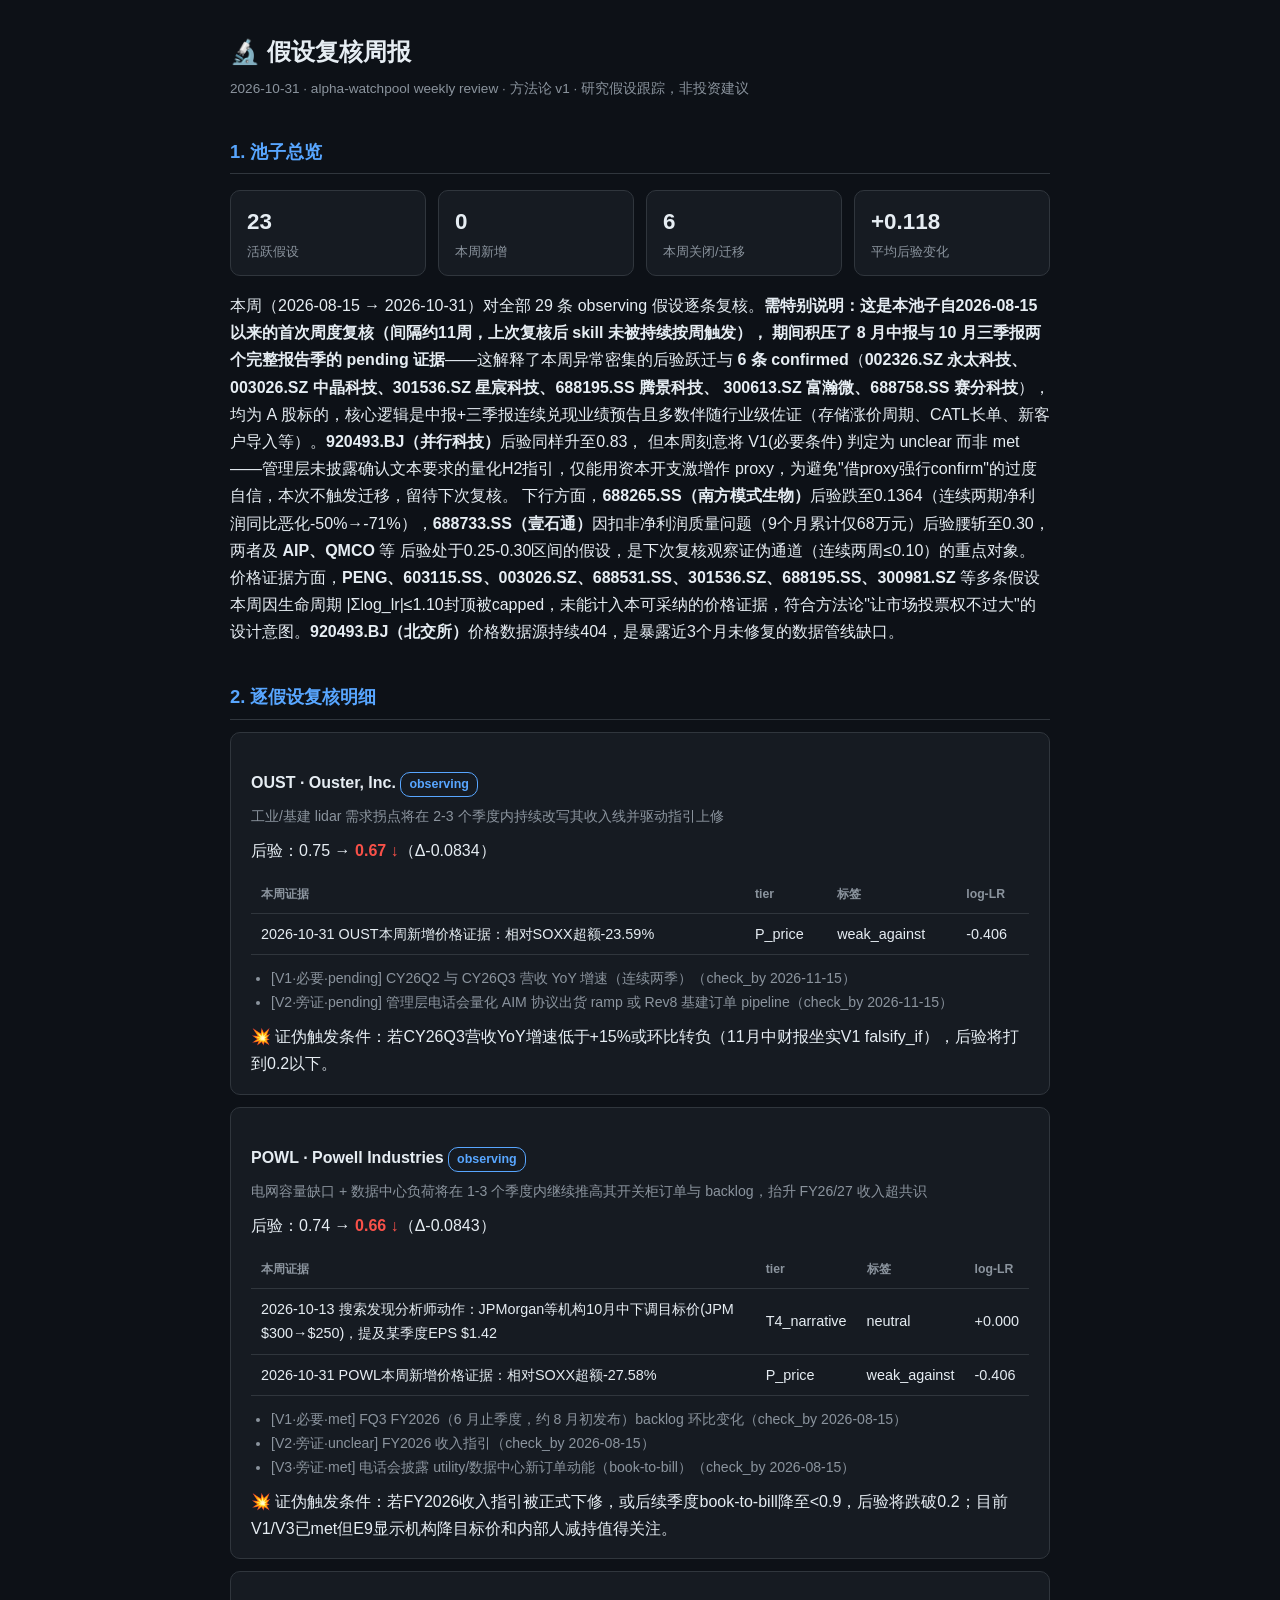
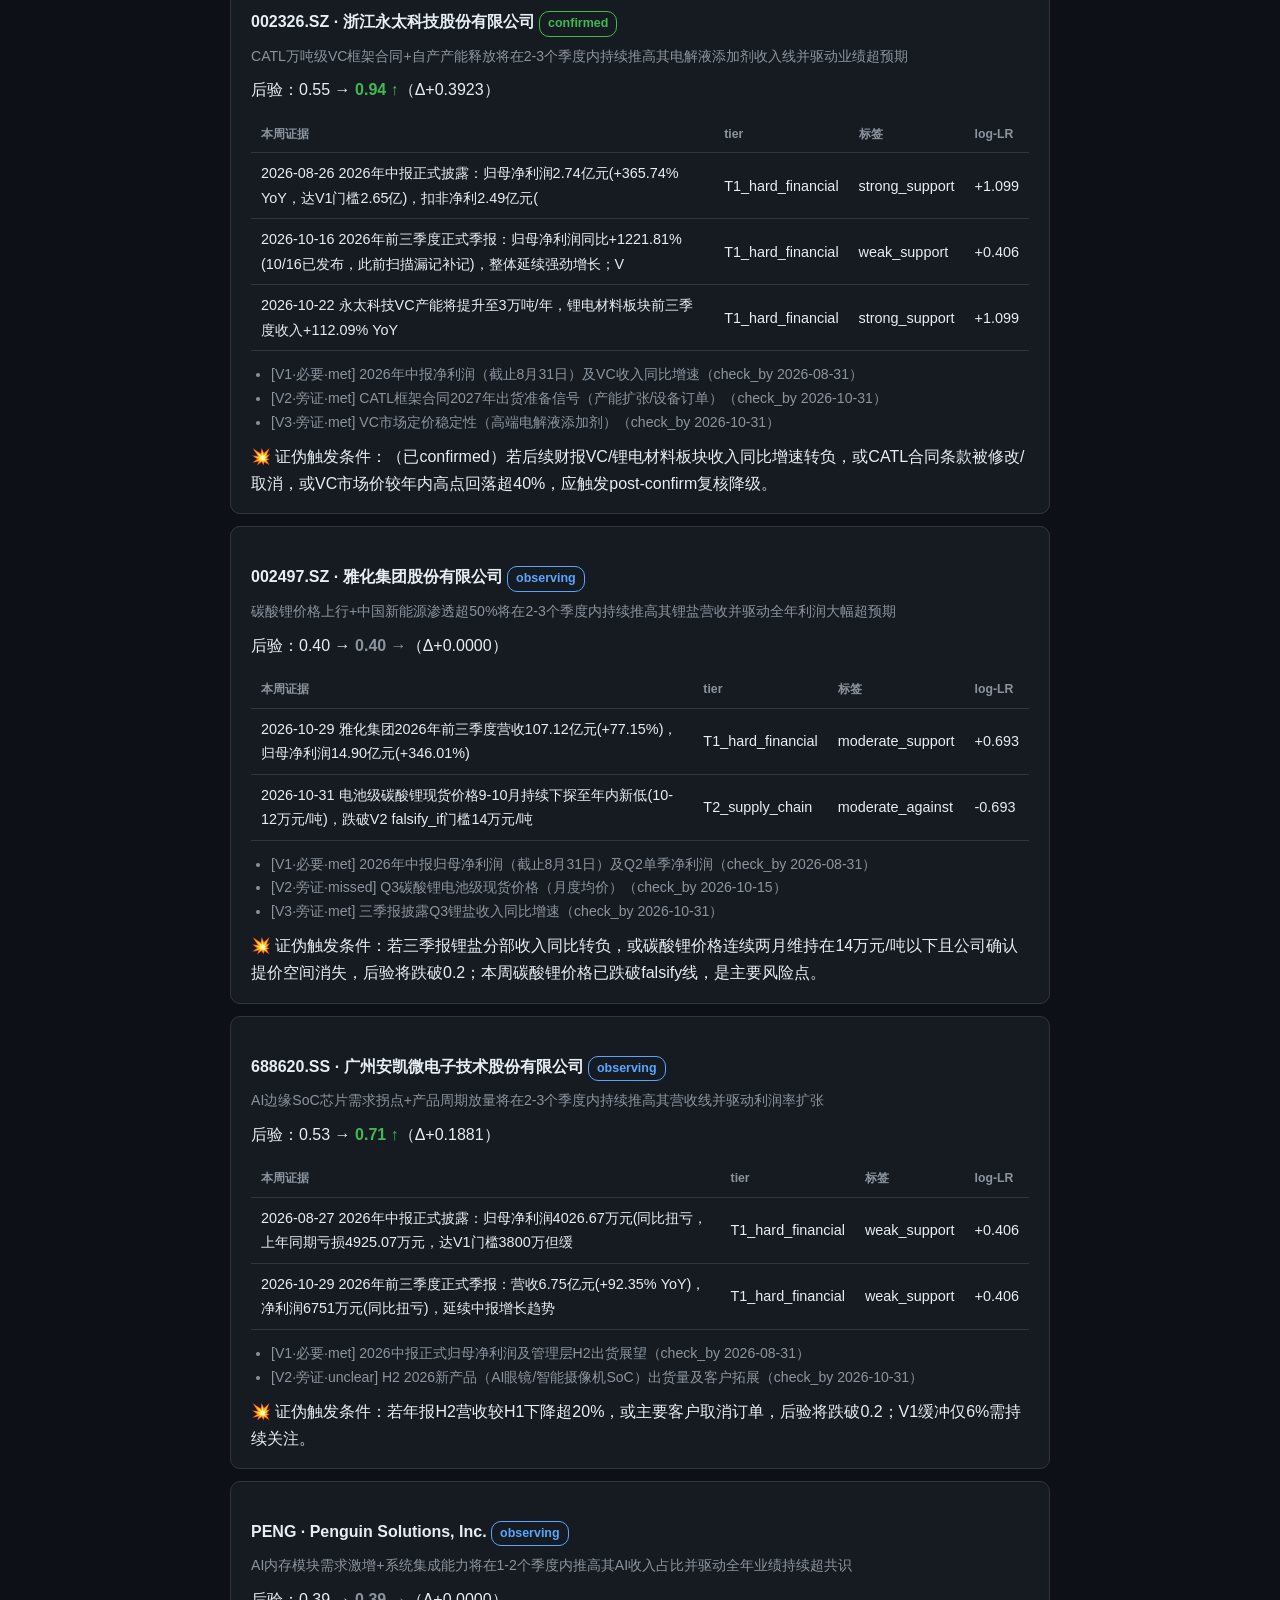
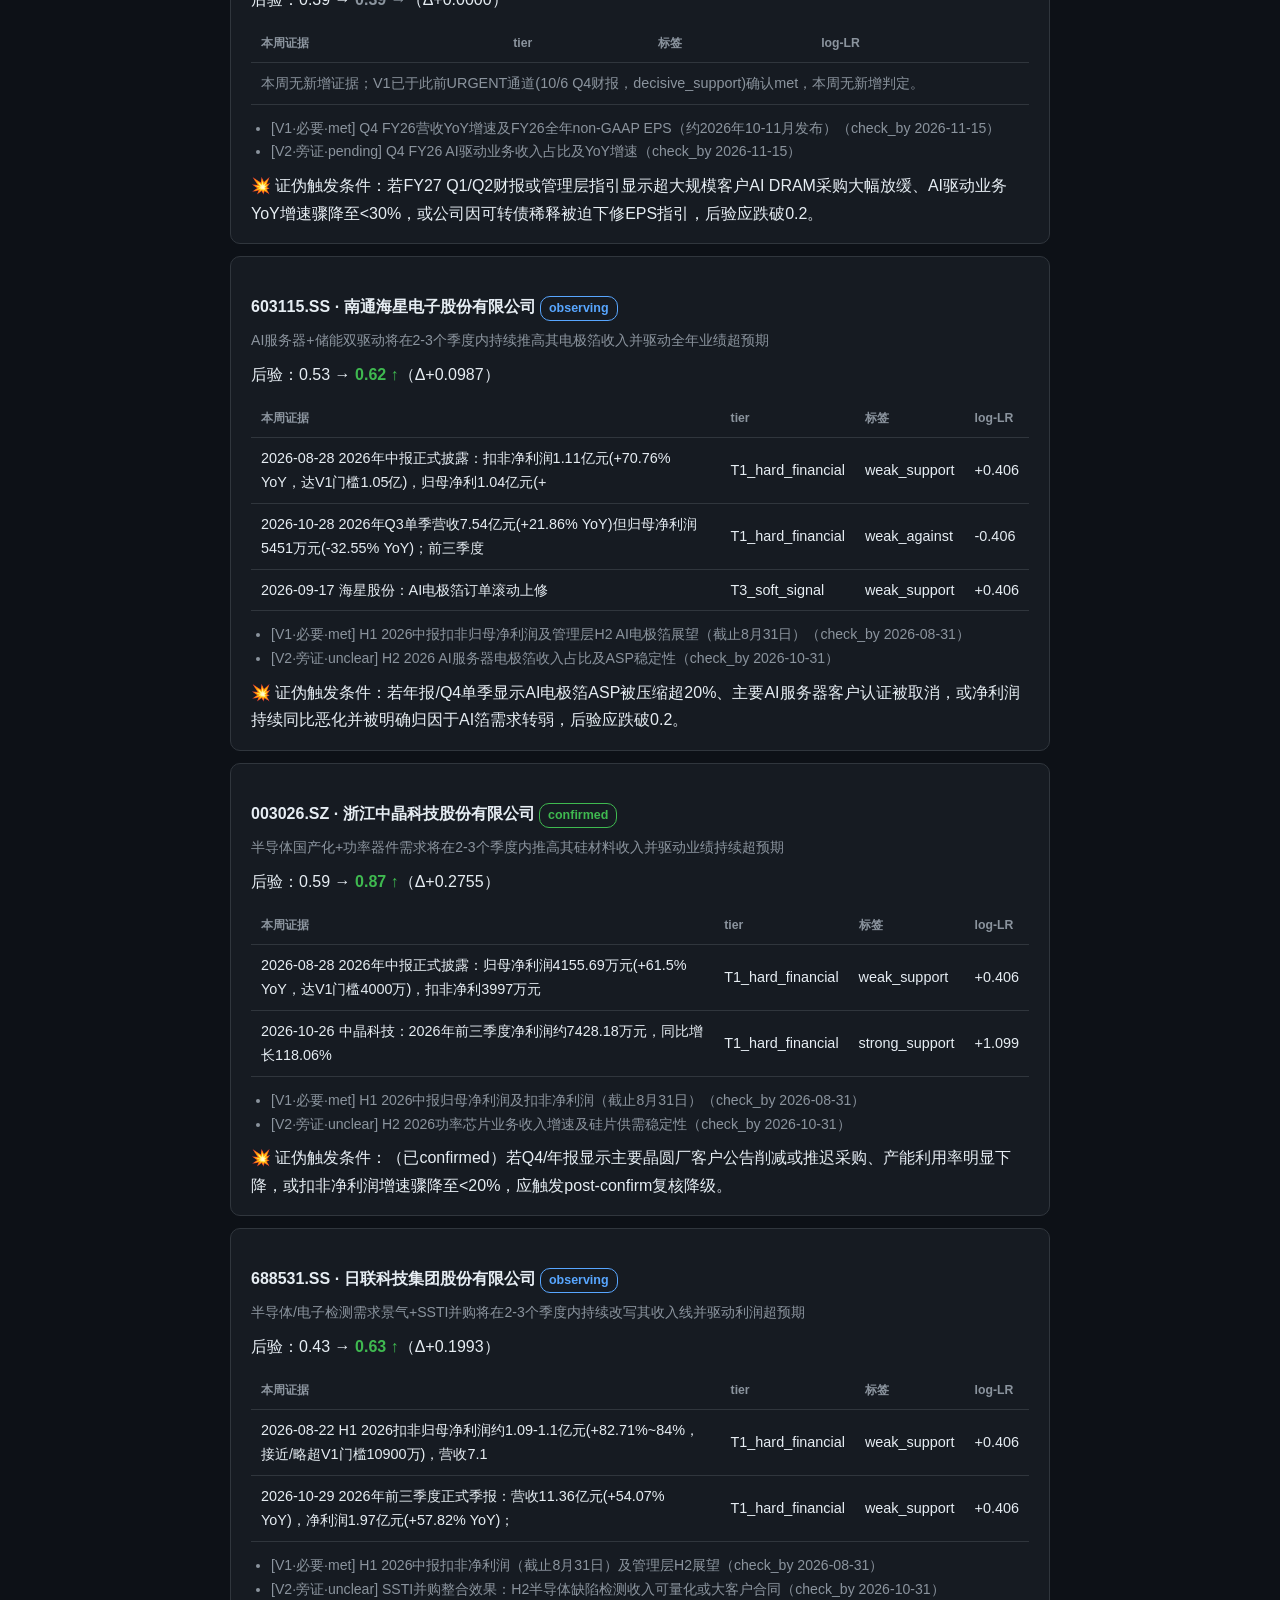
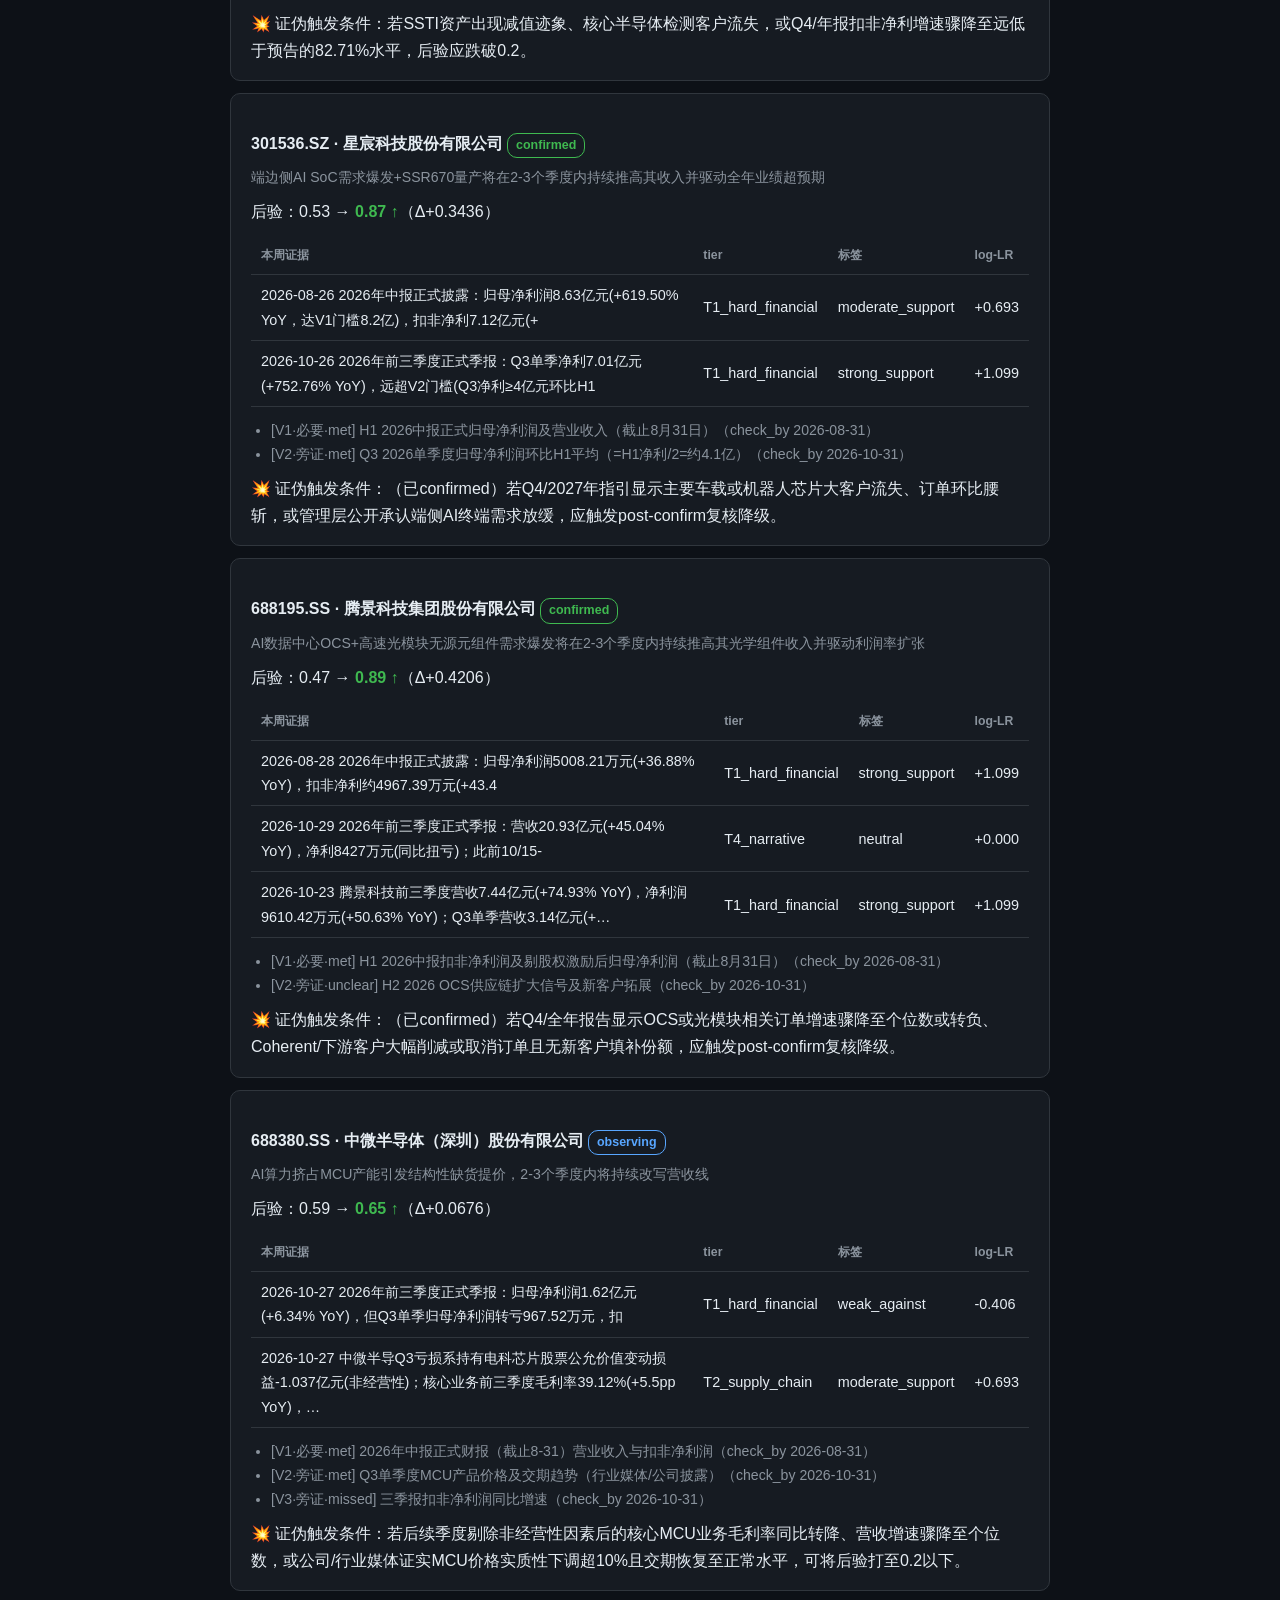
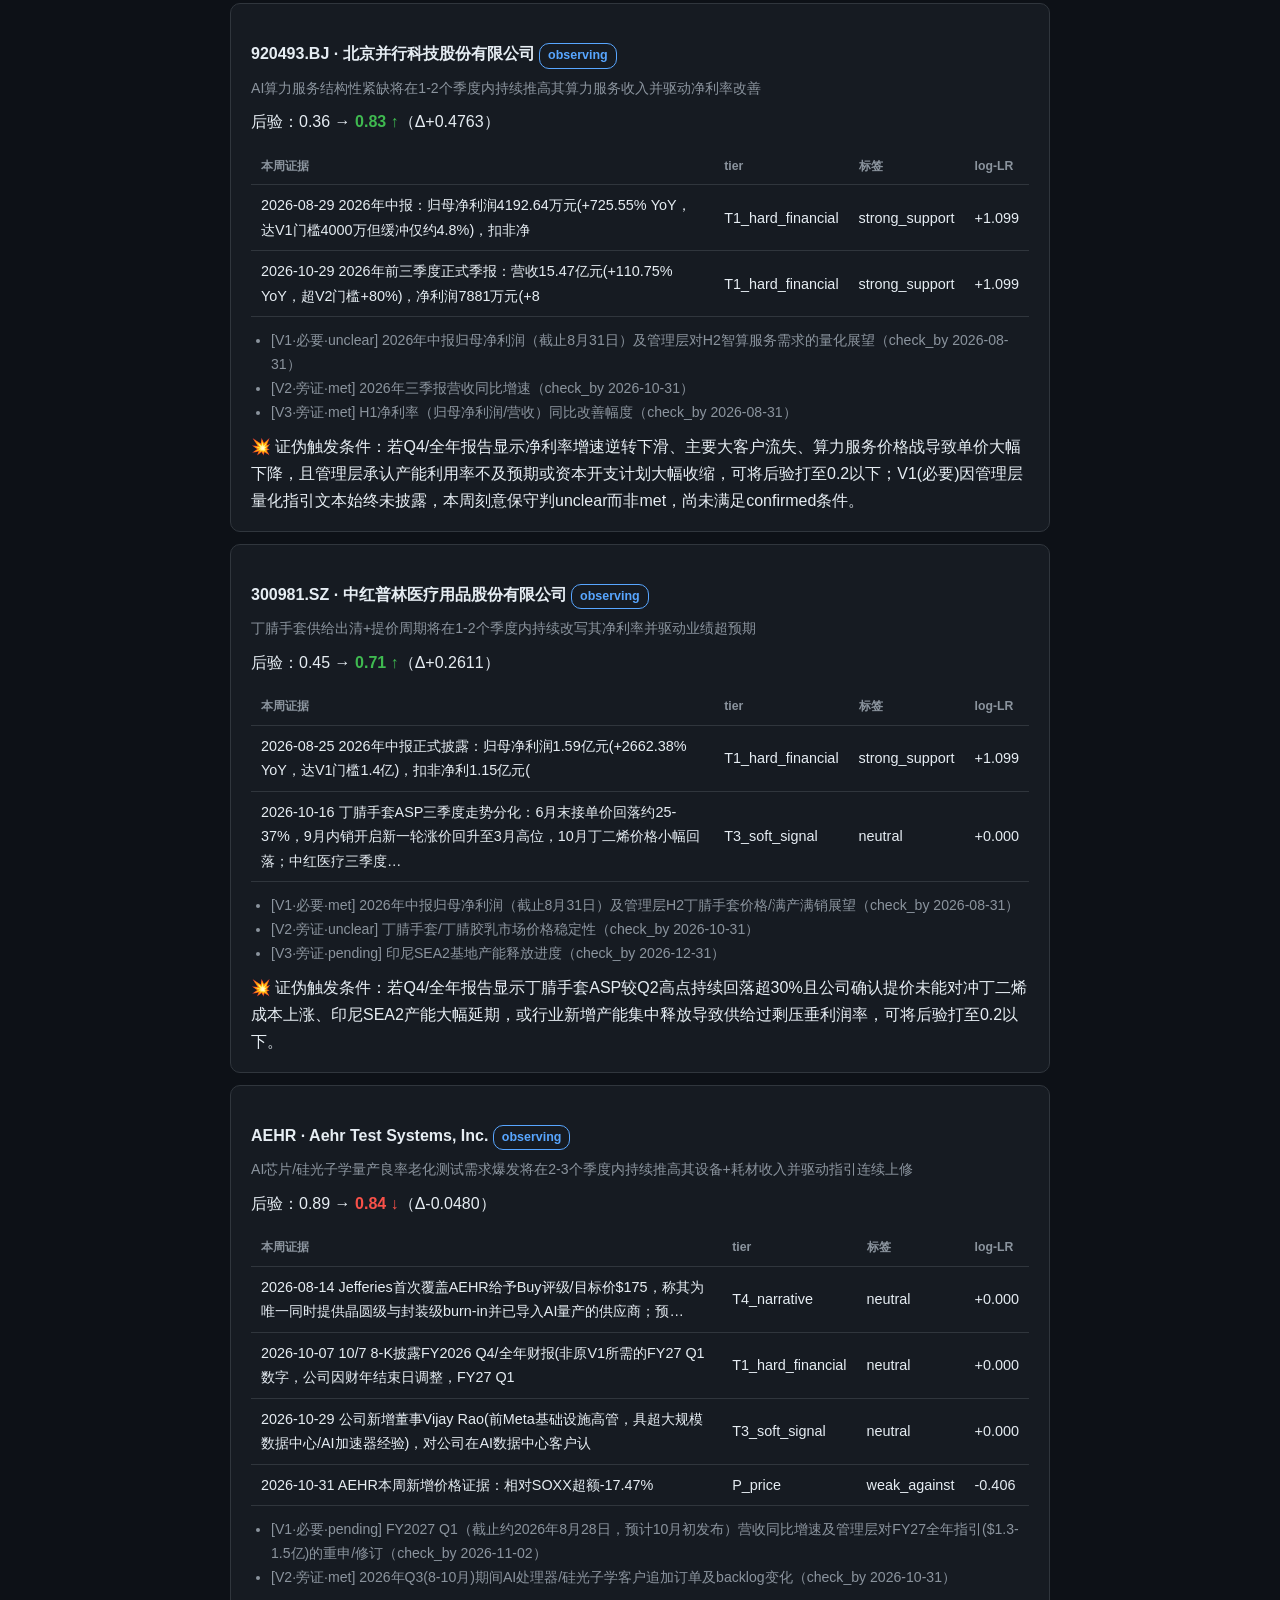
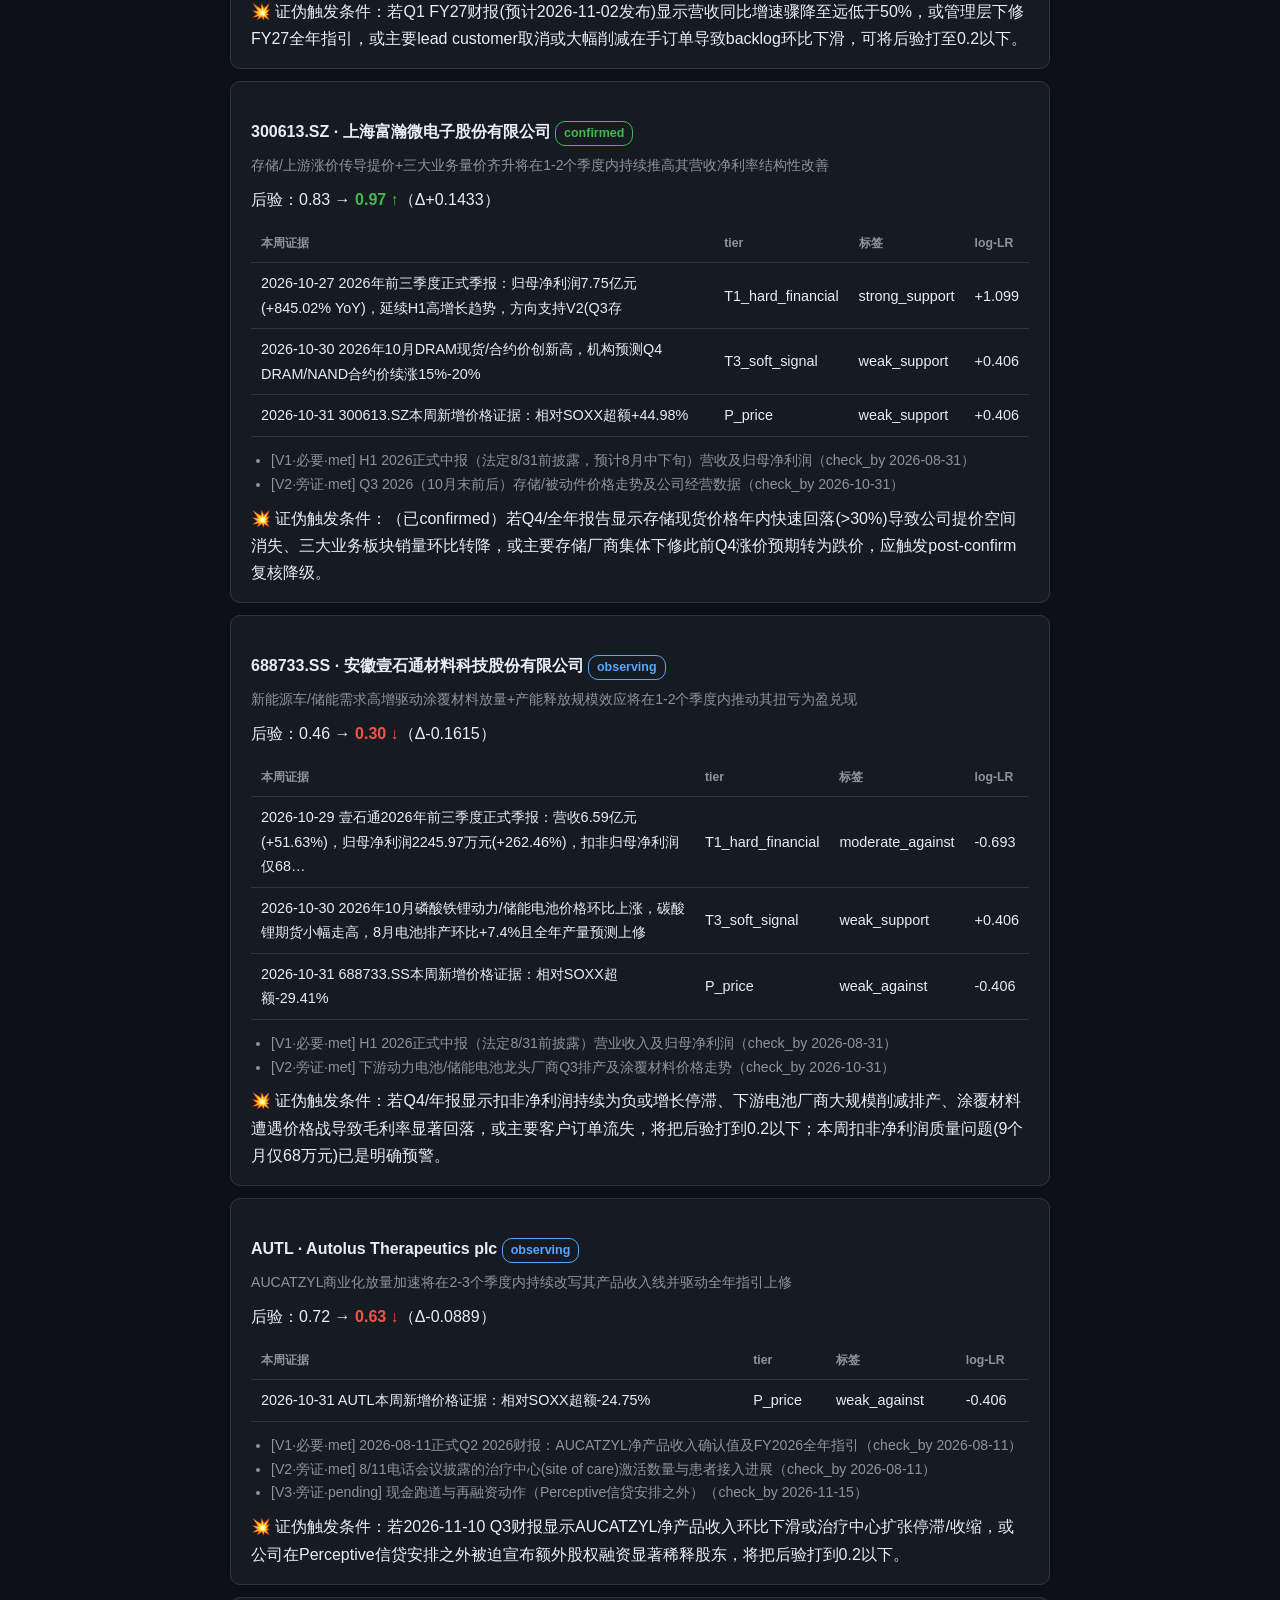
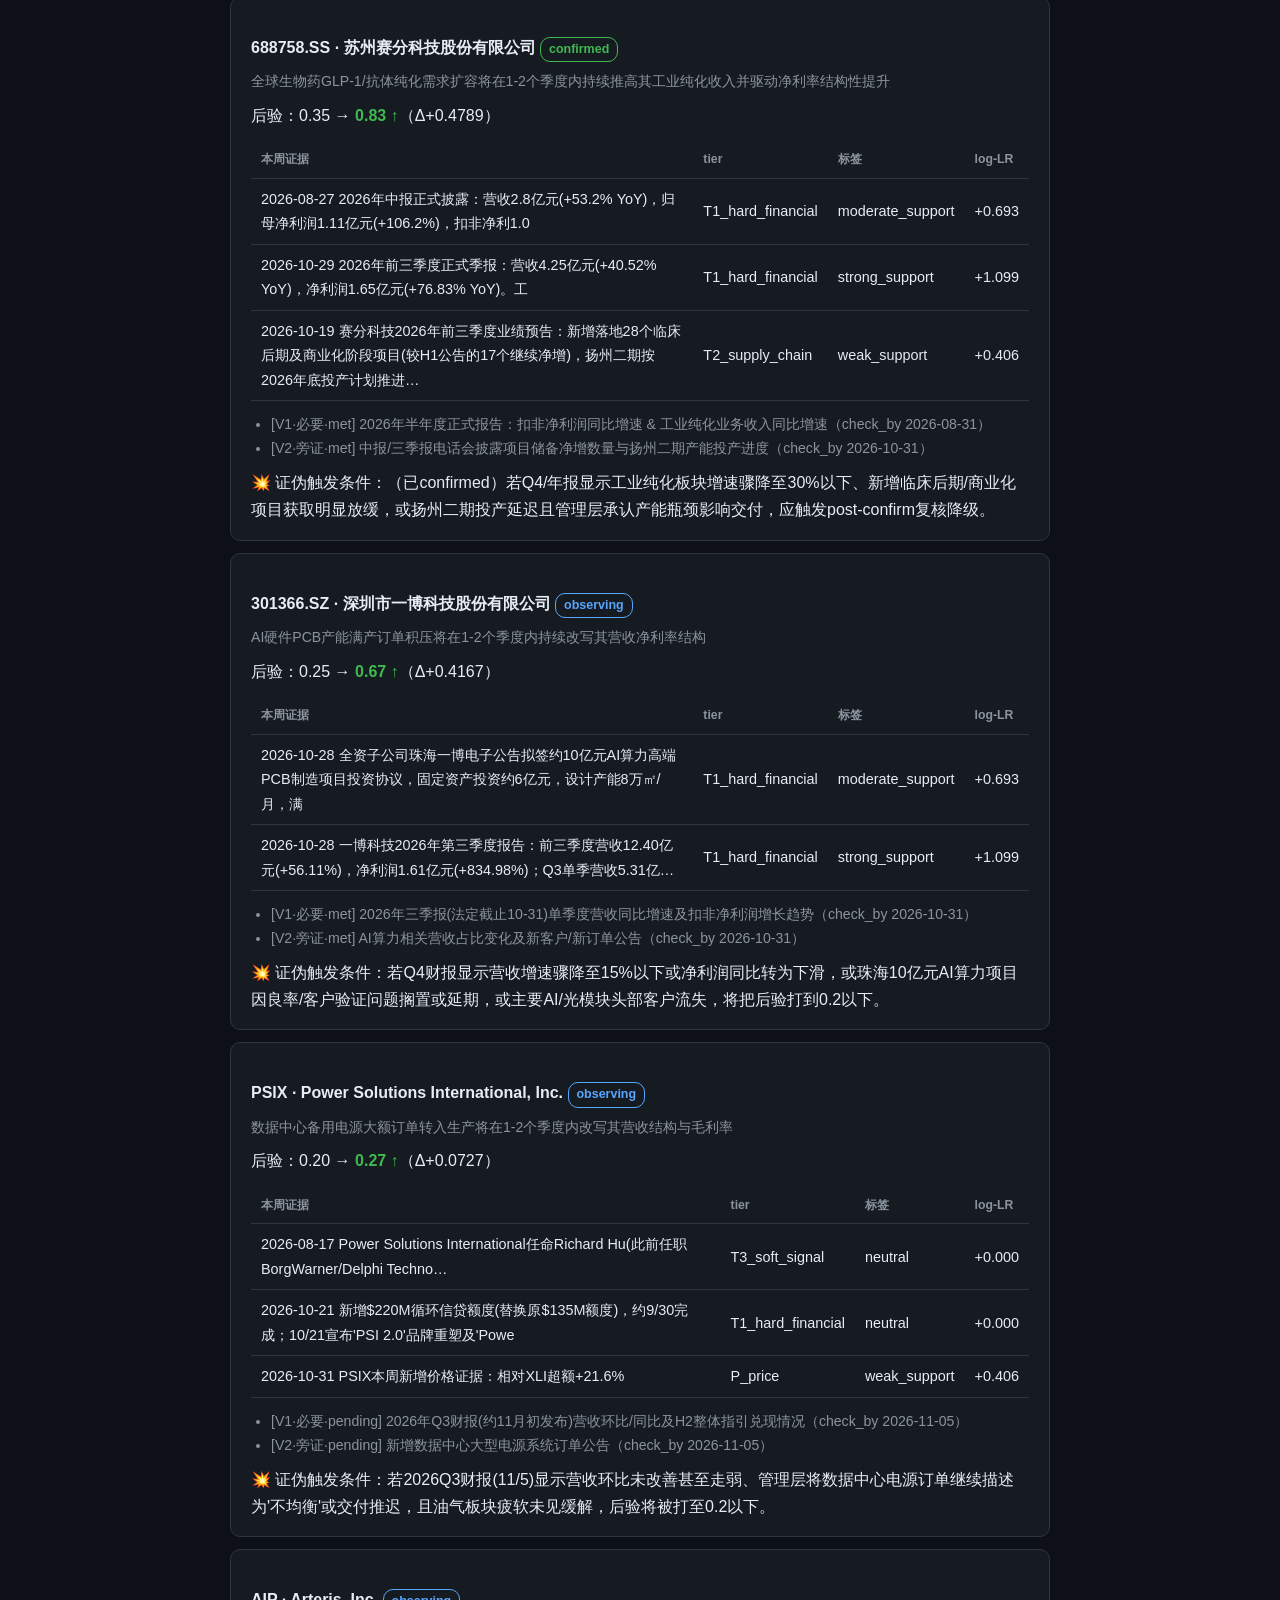
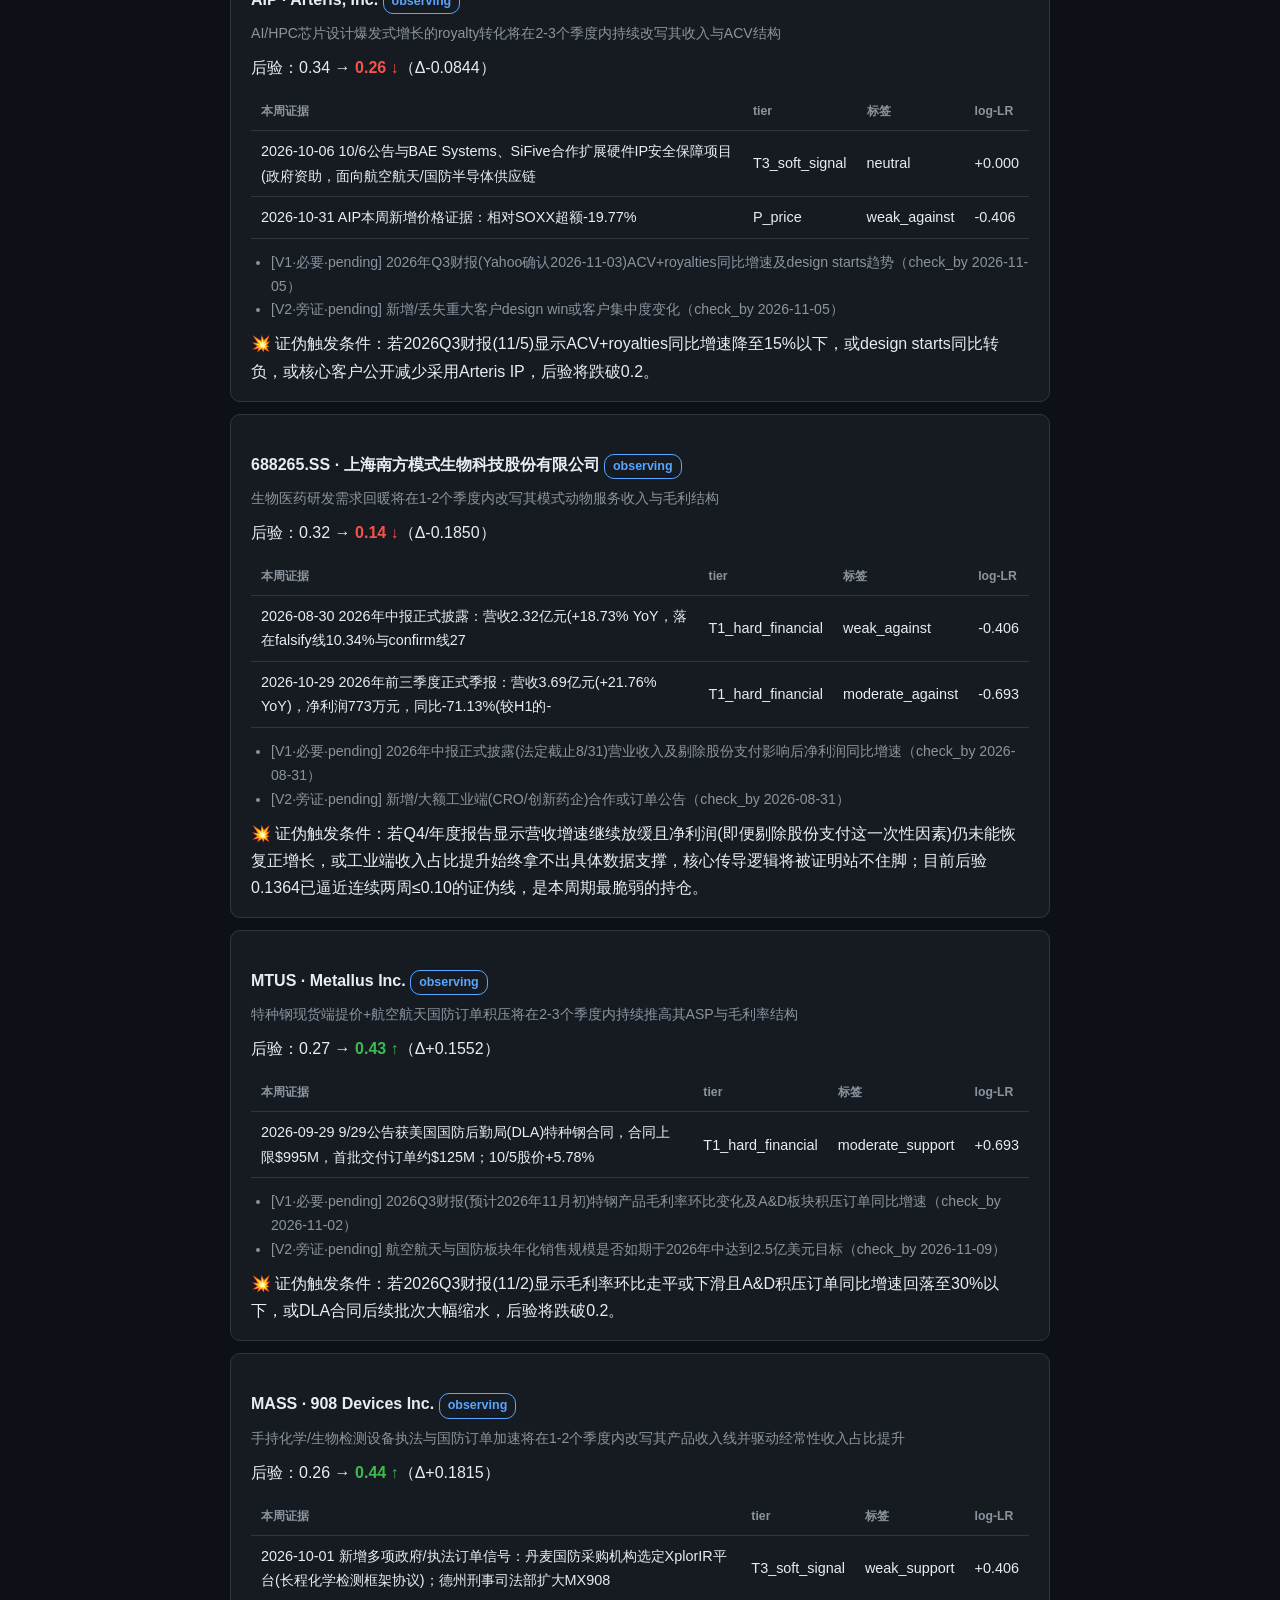
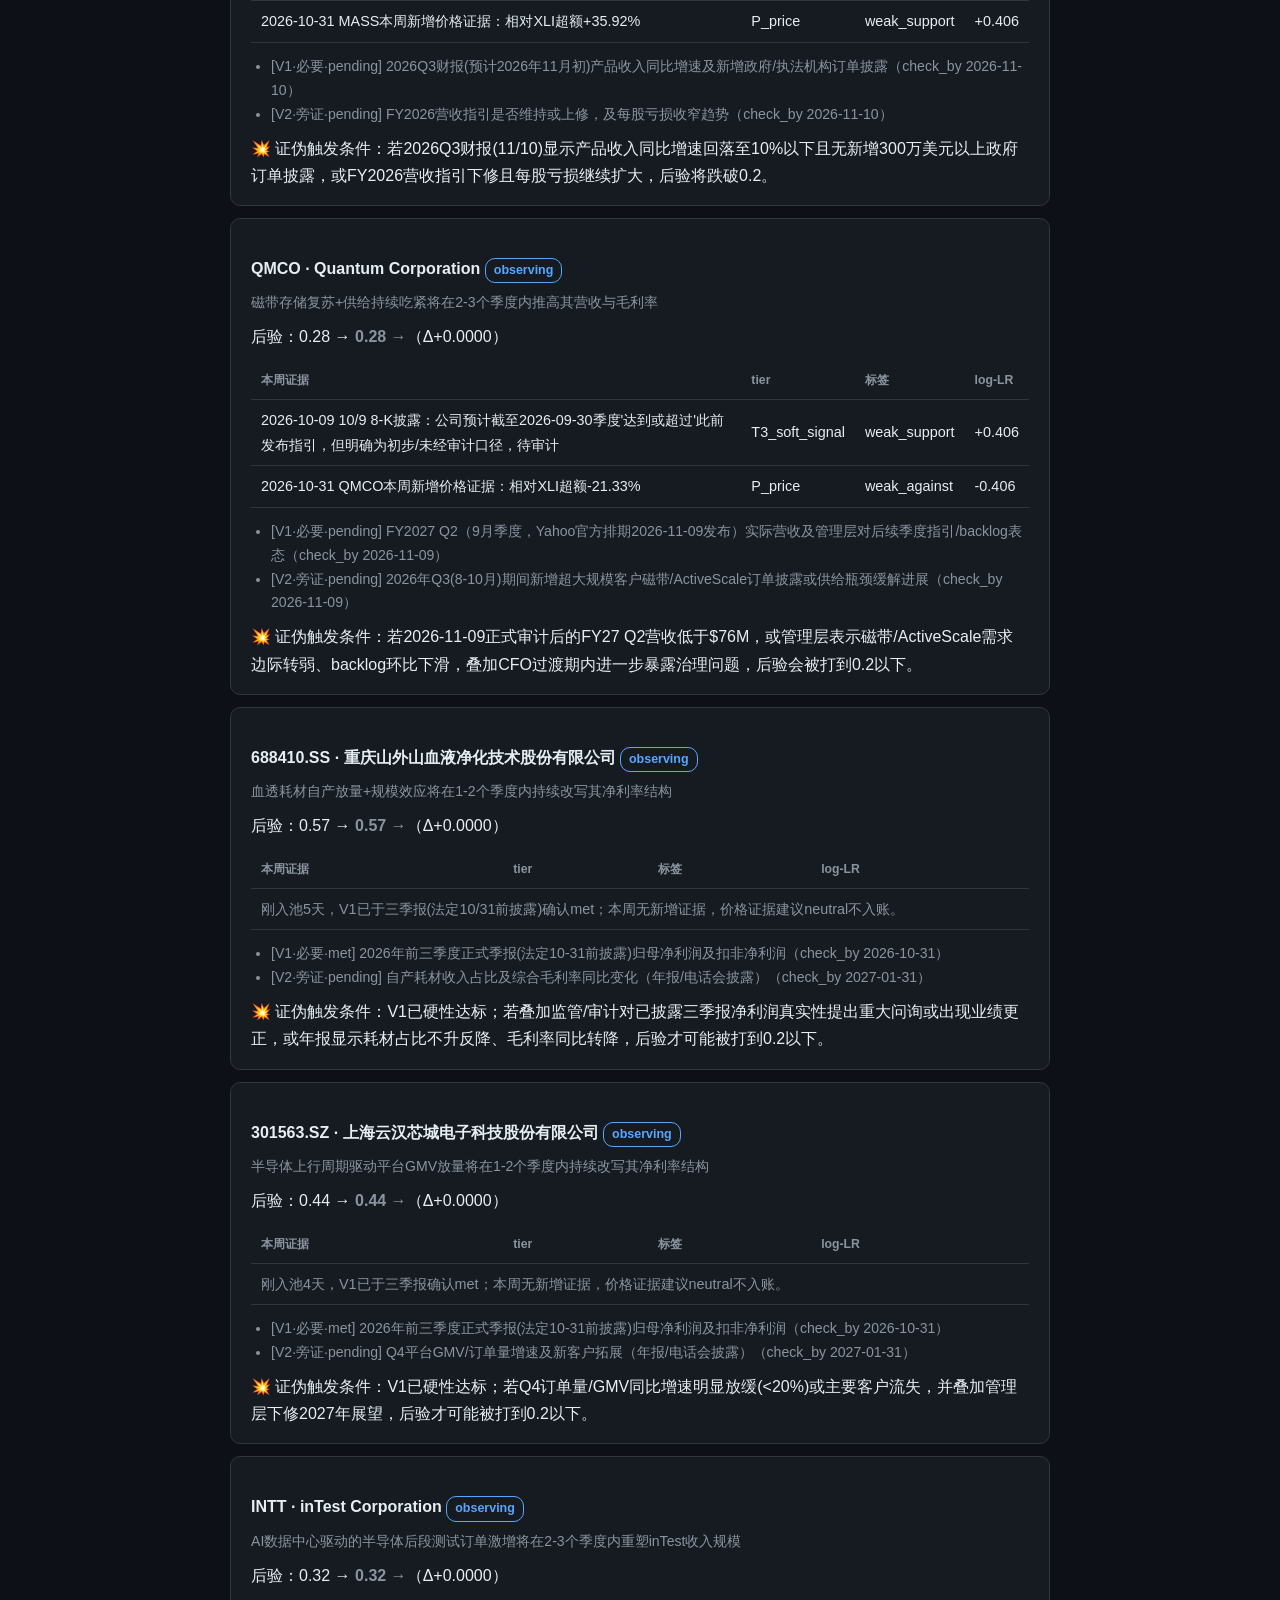
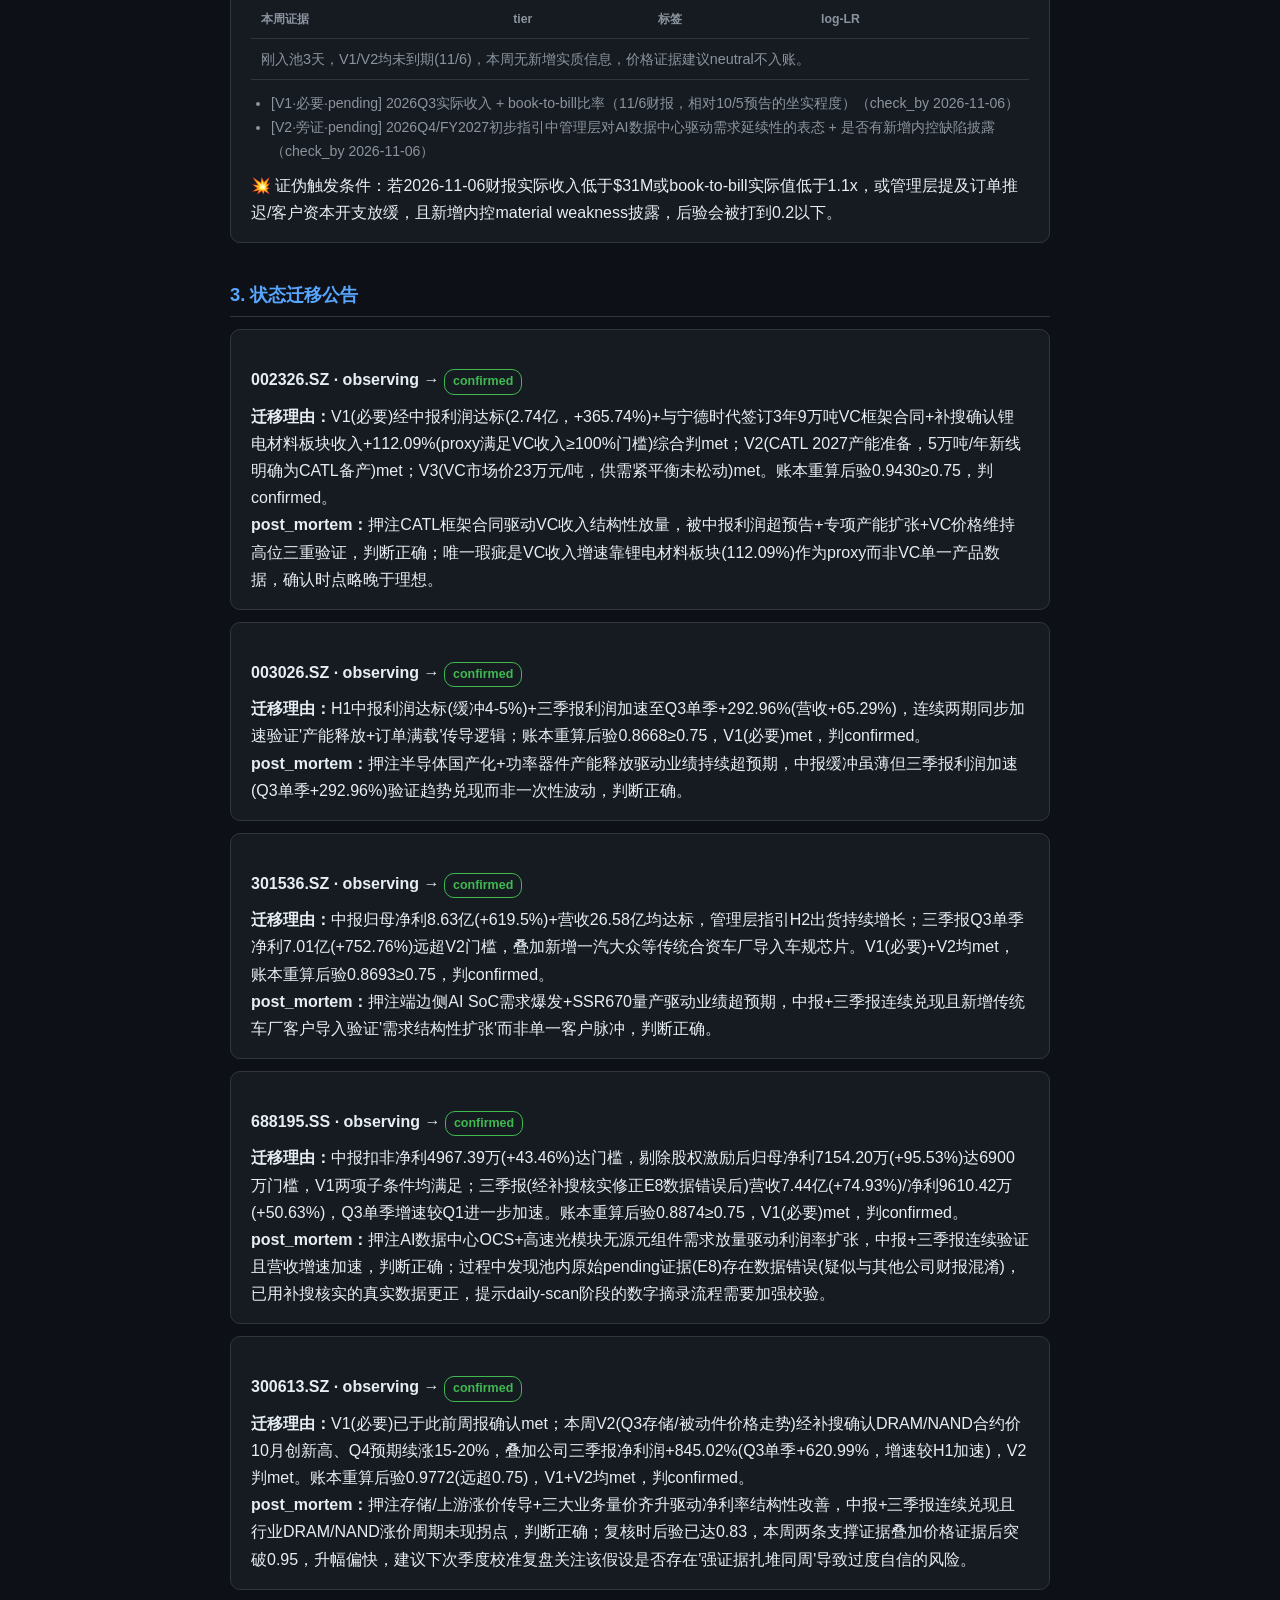
<file: docs/reviews/2026-10-31/index.html>
<!DOCTYPE html>
<html lang="zh-CN">
<head>
<meta charset="UTF-8">
<meta name="viewport" content="width=device-width, initial-scale=1.0">
<title>假设复核周报 · 2026-10-31</title>
<style>
  :root { --bg:#0d1117; --card:#161b22; --border:#30363d; --text:#e6edf3; --dim:#8b949e;
          --green:#3fb950; --red:#f85149; --amber:#d29922; --blue:#58a6ff; }
  * { margin:0; padding:0; box-sizing:border-box; }
  body { background:var(--bg); color:var(--text); font-family:-apple-system,"PingFang SC","Microsoft YaHei",sans-serif;
         line-height:1.7; max-width:860px; margin:0 auto; padding:32px 20px 80px; }
  h1 { font-size:1.5em; margin-bottom:4px; }
  h2 { font-size:1.15em; margin:36px 0 12px; padding-bottom:6px; border-bottom:1px solid var(--border); color:var(--blue); }
  h3 { font-size:1em; margin:20px 0 8px; }
  .meta { color:var(--dim); font-size:.85em; margin-bottom:24px; }
  .card { background:var(--card); border:1px solid var(--border); border-radius:10px; padding:16px 20px; margin:12px 0; }
  table { width:100%; border-collapse:collapse; font-size:.9em; margin:12px 0; }
  th,td { padding:8px 10px; text-align:left; border-bottom:1px solid var(--border); }
  th { color:var(--dim); font-weight:600; font-size:.85em; }
  .up { color:var(--green); } .down { color:var(--red); } .flat { color:var(--dim); }
  .badge { display:inline-block; padding:1px 8px; border-radius:10px; font-size:.78em; border:1px solid var(--border); }
  .badge.observing { color:var(--blue); border-color:var(--blue); }
  .badge.confirmed { color:var(--green); border-color:var(--green); }
  .badge.falsified { color:var(--red); border-color:var(--red); }
  .badge.expired { color:var(--dim); }
  .badge.promoted { color:var(--amber); border-color:var(--amber); }
  .disclaimer { margin-top:48px; padding:14px 18px; border:1px solid var(--border); border-radius:10px;
                color:var(--dim); font-size:.82em; }
  a { color:var(--blue); text-decoration:none; }
  .kpi-row { display:flex; gap:12px; flex-wrap:wrap; margin:16px 0; }
  .kpi { flex:1; min-width:140px; background:var(--card); border:1px solid var(--border); border-radius:10px;
         padding:12px 16px; }
  .kpi .v { font-size:1.4em; font-weight:700; }
  .kpi .k { color:var(--dim); font-size:.8em; }
</style>
</head>
<body>

<h1>🔬 假设复核周报</h1>
<p class="meta">2026-10-31 · alpha-watchpool weekly review · 方法论 v1 · 研究假设跟踪，非投资建议</p>

<h2>1. 池子总览</h2>
<div class="kpi-row">

<div class="kpi"><div class="v">23</div><div class="k">活跃假设</div></div>
<div class="kpi"><div class="v">0</div><div class="k">本周新增</div></div>
<div class="kpi"><div class="v">6</div><div class="k">本周关闭/迁移</div></div>
<div class="kpi"><div class="v">+0.118</div><div class="k">平均后验变化</div></div>

</div>
<p>本周（2026-08-15 → 2026-10-31）对全部 29 条 observing 假设逐条复核。<b>需特别说明：这是本池子自2026-08-15以来的首次周度复核（间隔约11周，上次复核后 skill 未被持续按周触发），
期间积压了 8 月中报与 10 月三季报两个完整报告季的 pending 证据</b>——这解释了本周异常密集的后验跃迁与 <b>6 条 confirmed</b>（<b>002326.SZ 永太科技、003026.SZ 中晶科技、301536.SZ 星宸科技、688195.SS 腾景科技、
300613.SZ 富瀚微、688758.SS 赛分科技</b>），均为 A 股标的，核心逻辑是中报+三季报连续兑现业绩预告且多数伴随行业级佐证（存储涨价周期、CATL长单、新客户导入等）。<b>920493.BJ（并行科技）</b>后验同样升至0.83，
但本周刻意将 V1(必要条件) 判定为 unclear 而非 met——管理层未披露确认文本要求的量化H2指引，仅能用资本开支激增作 proxy，为避免"借proxy强行confirm"的过度自信，本次不触发迁移，留待下次复核。
下行方面，<b>688265.SS（南方模式生物）</b>后验跌至0.1364（连续两期净利润同比恶化-50%→-71%），<b>688733.SS（壹石通）</b>因扣非净利润质量问题（9个月累计仅68万元）后验腰斩至0.30，两者及 <b>AIP、QMCO</b> 等
后验处于0.25-0.30区间的假设，是下次复核观察证伪通道（连续两周≤0.10）的重点对象。价格证据方面，<b>PENG、603115.SS、003026.SZ、688531.SS、301536.SZ、688195.SS、300981.SZ</b> 等多条假设本周因生命周期
|Σlog_lr|≤1.10封顶被capped，未能计入本可采纳的价格证据，符合方法论"让市场投票权不过大"的设计意图。<b>920493.BJ（北交所）</b>价格数据源持续404，是暴露近3个月未修复的数据管线缺口。</p>

<h2>2. 逐假设复核明细</h2>
<div class="card">
  <h3>OUST · Ouster, Inc. <span class="badge observing">observing</span></h3>
  <p style="color:var(--dim);font-size:.88em;margin-bottom:8px">工业/基建 lidar 需求拐点将在 2-3 个季度内持续改写其收入线并驱动指引上修</p>
  <p>后验：0.75 → <b class="down">0.67 ↓</b>（Δ-0.0834）</p>
  <table><thead><tr><th>本周证据</th><th>tier</th><th>标签</th><th>log-LR</th></tr></thead><tbody><tr><td>2026-10-31 OUST本周新增价格证据：相对SOXX超额-23.59%</td><td>P_price</td><td>weak_against</td><td>-0.406</td></tr></tbody></table>
  <ul style="font-size:.88em;color:var(--dim);margin:8px 0 8px 20px"><li>[V1·必要·pending] CY26Q2 与 CY26Q3 营收 YoY 增速（连续两季）（check_by 2026-11-15）</li><li>[V2·旁证·pending] 管理层电话会量化 AIM 协议出货 ramp 或 Rev8 基建订单 pipeline（check_by 2026-11-15）</li></ul>
  <p>💥 证伪触发条件：若CY26Q3营收YoY增速低于+15%或环比转负（11月中财报坐实V1 falsify_if），后验将打到0.2以下。</p>
</div>
<div class="card">
  <h3>POWL · Powell Industries <span class="badge observing">observing</span></h3>
  <p style="color:var(--dim);font-size:.88em;margin-bottom:8px">电网容量缺口 + 数据中心负荷将在 1-3 个季度内继续推高其开关柜订单与 backlog，抬升 FY26/27 收入超共识</p>
  <p>后验：0.74 → <b class="down">0.66 ↓</b>（Δ-0.0843）</p>
  <table><thead><tr><th>本周证据</th><th>tier</th><th>标签</th><th>log-LR</th></tr></thead><tbody><tr><td>2026-10-13 搜索发现分析师动作：JPMorgan等机构10月中下调目标价(JPM $300→$250)，提及某季度EPS $1.42</td><td>T4_narrative</td><td>neutral</td><td>+0.000</td></tr><tr><td>2026-10-31 POWL本周新增价格证据：相对SOXX超额-27.58%</td><td>P_price</td><td>weak_against</td><td>-0.406</td></tr></tbody></table>
  <ul style="font-size:.88em;color:var(--dim);margin:8px 0 8px 20px"><li>[V1·必要·met] FQ3 FY2026（6 月止季度，约 8 月初发布）backlog 环比变化（check_by 2026-08-15）</li><li>[V2·旁证·unclear] FY2026 收入指引（check_by 2026-08-15）</li><li>[V3·旁证·met] 电话会披露 utility/数据中心新订单动能（book-to-bill）（check_by 2026-08-15）</li></ul>
  <p>💥 证伪触发条件：若FY2026收入指引被正式下修，或后续季度book-to-bill降至<0.9，后验将跌破0.2；目前V1/V3已met但E9显示机构降目标价和内部人减持值得关注。</p>
</div>
<div class="card">
  <h3>002326.SZ · 浙江永太科技股份有限公司 <span class="badge confirmed">confirmed</span></h3>
  <p style="color:var(--dim);font-size:.88em;margin-bottom:8px">CATL万吨级VC框架合同+自产产能释放将在2-3个季度内持续推高其电解液添加剂收入线并驱动业绩超预期</p>
  <p>后验：0.55 → <b class="up">0.94 ↑</b>（Δ+0.3923）</p>
  <table><thead><tr><th>本周证据</th><th>tier</th><th>标签</th><th>log-LR</th></tr></thead><tbody><tr><td>2026-08-26 2026年中报正式披露：归母净利润2.74亿元(+365.74% YoY，达V1门槛2.65亿)，扣非净利2.49亿元(</td><td>T1_hard_financial</td><td>strong_support</td><td>+1.099</td></tr><tr><td>2026-10-16 2026年前三季度正式季报：归母净利润同比+1221.81%(10/16已发布，此前扫描漏记补记)，整体延续强劲增长；V</td><td>T1_hard_financial</td><td>weak_support</td><td>+0.406</td></tr><tr><td>2026-10-22 永太科技VC产能将提升至3万吨/年，锂电材料板块前三季度收入+112.09% YoY</td><td>T1_hard_financial</td><td>strong_support</td><td>+1.099</td></tr></tbody></table>
  <ul style="font-size:.88em;color:var(--dim);margin:8px 0 8px 20px"><li>[V1·必要·met] 2026年中报净利润（截止8月31日）及VC收入同比增速（check_by 2026-08-31）</li><li>[V2·旁证·met] CATL框架合同2027年出货准备信号（产能扩张/设备订单）（check_by 2026-10-31）</li><li>[V3·旁证·met] VC市场定价稳定性（高端电解液添加剂）（check_by 2026-10-31）</li></ul>
  <p>💥 证伪触发条件：（已confirmed）若后续财报VC/锂电材料板块收入同比增速转负，或CATL合同条款被修改/取消，或VC市场价较年内高点回落超40%，应触发post-confirm复核降级。</p>
</div>
<div class="card">
  <h3>002497.SZ · 雅化集团股份有限公司 <span class="badge observing">observing</span></h3>
  <p style="color:var(--dim);font-size:.88em;margin-bottom:8px">碳酸锂价格上行+中国新能源渗透超50%将在2-3个季度内持续推高其锂盐营收并驱动全年利润大幅超预期</p>
  <p>后验：0.40 → <b class="flat">0.40 →</b>（Δ+0.0000）</p>
  <table><thead><tr><th>本周证据</th><th>tier</th><th>标签</th><th>log-LR</th></tr></thead><tbody><tr><td>2026-10-29 雅化集团2026年前三季度营收107.12亿元(+77.15%)，归母净利润14.90亿元(+346.01%)</td><td>T1_hard_financial</td><td>moderate_support</td><td>+0.693</td></tr><tr><td>2026-10-31 电池级碳酸锂现货价格9-10月持续下探至年内新低(10-12万元/吨)，跌破V2 falsify_if门槛14万元/吨</td><td>T2_supply_chain</td><td>moderate_against</td><td>-0.693</td></tr></tbody></table>
  <ul style="font-size:.88em;color:var(--dim);margin:8px 0 8px 20px"><li>[V1·必要·met] 2026年中报归母净利润（截止8月31日）及Q2单季净利润（check_by 2026-08-31）</li><li>[V2·旁证·missed] Q3碳酸锂电池级现货价格（月度均价）（check_by 2026-10-15）</li><li>[V3·旁证·met] 三季报披露Q3锂盐收入同比增速（check_by 2026-10-31）</li></ul>
  <p>💥 证伪触发条件：若三季报锂盐分部收入同比转负，或碳酸锂价格连续两月维持在14万元/吨以下且公司确认提价空间消失，后验将跌破0.2；本周碳酸锂价格已跌破falsify线，是主要风险点。</p>
</div>
<div class="card">
  <h3>688620.SS · 广州安凯微电子技术股份有限公司 <span class="badge observing">observing</span></h3>
  <p style="color:var(--dim);font-size:.88em;margin-bottom:8px">AI边缘SoC芯片需求拐点+产品周期放量将在2-3个季度内持续推高其营收线并驱动利润率扩张</p>
  <p>后验：0.53 → <b class="up">0.71 ↑</b>（Δ+0.1881）</p>
  <table><thead><tr><th>本周证据</th><th>tier</th><th>标签</th><th>log-LR</th></tr></thead><tbody><tr><td>2026-08-27 2026年中报正式披露：归母净利润4026.67万元(同比扭亏，上年同期亏损4925.07万元，达V1门槛3800万但缓</td><td>T1_hard_financial</td><td>weak_support</td><td>+0.406</td></tr><tr><td>2026-10-29 2026年前三季度正式季报：营收6.75亿元(+92.35% YoY)，净利润6751万元(同比扭亏)，延续中报增长趋势</td><td>T1_hard_financial</td><td>weak_support</td><td>+0.406</td></tr></tbody></table>
  <ul style="font-size:.88em;color:var(--dim);margin:8px 0 8px 20px"><li>[V1·必要·met] 2026中报正式归母净利润及管理层H2出货展望（check_by 2026-08-31）</li><li>[V2·旁证·unclear] H2 2026新产品（AI眼镜/智能摄像机SoC）出货量及客户拓展（check_by 2026-10-31）</li></ul>
  <p>💥 证伪触发条件：若年报H2营收较H1下降超20%，或主要客户取消订单，后验将跌破0.2；V1缓冲仅6%需持续关注。</p>
</div>
<div class="card">
  <h3>PENG · Penguin Solutions, Inc. <span class="badge observing">observing</span></h3>
  <p style="color:var(--dim);font-size:.88em;margin-bottom:8px">AI内存模块需求激增+系统集成能力将在1-2个季度内推高其AI收入占比并驱动全年业绩持续超共识</p>
  <p>后验：0.39 → <b class="flat">0.39 →</b>（Δ+0.0000）</p>
  <table><thead><tr><th>本周证据</th><th>tier</th><th>标签</th><th>log-LR</th></tr></thead><tbody><tr><td colspan='4' style='color:var(--dim)'>本周无新增证据；V1已于此前URGENT通道(10/6 Q4财报，decisive_support)确认met，本周无新增判定。</td></tr></tbody></table>
  <ul style="font-size:.88em;color:var(--dim);margin:8px 0 8px 20px"><li>[V1·必要·met] Q4 FY26营收YoY增速及FY26全年non-GAAP EPS（约2026年10-11月发布）（check_by 2026-11-15）</li><li>[V2·旁证·pending] Q4 FY26 AI驱动业务收入占比及YoY增速（check_by 2026-11-15）</li></ul>
  <p>💥 证伪触发条件：若FY27 Q1/Q2财报或管理层指引显示超大规模客户AI DRAM采购大幅放缓、AI驱动业务YoY增速骤降至<30%，或公司因可转债稀释被迫下修EPS指引，后验应跌破0.2。</p>
</div>
<div class="card">
  <h3>603115.SS · 南通海星电子股份有限公司 <span class="badge observing">observing</span></h3>
  <p style="color:var(--dim);font-size:.88em;margin-bottom:8px">AI服务器+储能双驱动将在2-3个季度内持续推高其电极箔收入并驱动全年业绩超预期</p>
  <p>后验：0.53 → <b class="up">0.62 ↑</b>（Δ+0.0987）</p>
  <table><thead><tr><th>本周证据</th><th>tier</th><th>标签</th><th>log-LR</th></tr></thead><tbody><tr><td>2026-08-28 2026年中报正式披露：扣非净利润1.11亿元(+70.76% YoY，达V1门槛1.05亿)，归母净利1.04亿元(+</td><td>T1_hard_financial</td><td>weak_support</td><td>+0.406</td></tr><tr><td>2026-10-28 2026年Q3单季营收7.54亿元(+21.86% YoY)但归母净利润5451万元(-32.55% YoY)；前三季度</td><td>T1_hard_financial</td><td>weak_against</td><td>-0.406</td></tr><tr><td>2026-09-17 海星股份：AI电极箔订单滚动上修</td><td>T3_soft_signal</td><td>weak_support</td><td>+0.406</td></tr></tbody></table>
  <ul style="font-size:.88em;color:var(--dim);margin:8px 0 8px 20px"><li>[V1·必要·met] H1 2026中报扣非归母净利润及管理层H2 AI电极箔展望（截止8月31日）（check_by 2026-08-31）</li><li>[V2·旁证·unclear] H2 2026 AI服务器电极箔收入占比及ASP稳定性（check_by 2026-10-31）</li></ul>
  <p>💥 证伪触发条件：若年报/Q4单季显示AI电极箔ASP被压缩超20%、主要AI服务器客户认证被取消，或净利润持续同比恶化并被明确归因于AI箔需求转弱，后验应跌破0.2。</p>
</div>
<div class="card">
  <h3>003026.SZ · 浙江中晶科技股份有限公司 <span class="badge confirmed">confirmed</span></h3>
  <p style="color:var(--dim);font-size:.88em;margin-bottom:8px">半导体国产化+功率器件需求将在2-3个季度内推高其硅材料收入并驱动业绩持续超预期</p>
  <p>后验：0.59 → <b class="up">0.87 ↑</b>（Δ+0.2755）</p>
  <table><thead><tr><th>本周证据</th><th>tier</th><th>标签</th><th>log-LR</th></tr></thead><tbody><tr><td>2026-08-28 2026年中报正式披露：归母净利润4155.69万元(+61.5% YoY，达V1门槛4000万)，扣非净利3997万元</td><td>T1_hard_financial</td><td>weak_support</td><td>+0.406</td></tr><tr><td>2026-10-26 中晶科技：2026年前三季度净利润约7428.18万元，同比增长118.06%</td><td>T1_hard_financial</td><td>strong_support</td><td>+1.099</td></tr></tbody></table>
  <ul style="font-size:.88em;color:var(--dim);margin:8px 0 8px 20px"><li>[V1·必要·met] H1 2026中报归母净利润及扣非净利润（截止8月31日）（check_by 2026-08-31）</li><li>[V2·旁证·unclear] H2 2026功率芯片业务收入增速及硅片供需稳定性（check_by 2026-10-31）</li></ul>
  <p>💥 证伪触发条件：（已confirmed）若Q4/年报显示主要晶圆厂客户公告削减或推迟采购、产能利用率明显下降，或扣非净利润增速骤降至<20%，应触发post-confirm复核降级。</p>
</div>
<div class="card">
  <h3>688531.SS · 日联科技集团股份有限公司 <span class="badge observing">observing</span></h3>
  <p style="color:var(--dim);font-size:.88em;margin-bottom:8px">半导体/电子检测需求景气+SSTI并购将在2-3个季度内持续改写其收入线并驱动利润超预期</p>
  <p>后验：0.43 → <b class="up">0.63 ↑</b>（Δ+0.1993）</p>
  <table><thead><tr><th>本周证据</th><th>tier</th><th>标签</th><th>log-LR</th></tr></thead><tbody><tr><td>2026-08-22 H1 2026扣非归母净利润约1.09-1.1亿元(+82.71%~84%，接近/略超V1门槛10900万)，营收7.1</td><td>T1_hard_financial</td><td>weak_support</td><td>+0.406</td></tr><tr><td>2026-10-29 2026年前三季度正式季报：营收11.36亿元(+54.07% YoY)，净利润1.97亿元(+57.82% YoY)；</td><td>T1_hard_financial</td><td>weak_support</td><td>+0.406</td></tr></tbody></table>
  <ul style="font-size:.88em;color:var(--dim);margin:8px 0 8px 20px"><li>[V1·必要·met] H1 2026中报扣非净利润（截止8月31日）及管理层H2展望（check_by 2026-08-31）</li><li>[V2·旁证·unclear] SSTI并购整合效果：H2半导体缺陷检测收入可量化或大客户合同（check_by 2026-10-31）</li></ul>
  <p>💥 证伪触发条件：若SSTI资产出现减值迹象、核心半导体检测客户流失，或Q4/年报扣非净利增速骤降至远低于预告的82.71%水平，后验应跌破0.2。</p>
</div>
<div class="card">
  <h3>301536.SZ · 星宸科技股份有限公司 <span class="badge confirmed">confirmed</span></h3>
  <p style="color:var(--dim);font-size:.88em;margin-bottom:8px">端边侧AI SoC需求爆发+SSR670量产将在2-3个季度内持续推高其收入并驱动全年业绩超预期</p>
  <p>后验：0.53 → <b class="up">0.87 ↑</b>（Δ+0.3436）</p>
  <table><thead><tr><th>本周证据</th><th>tier</th><th>标签</th><th>log-LR</th></tr></thead><tbody><tr><td>2026-08-26 2026年中报正式披露：归母净利润8.63亿元(+619.50% YoY，达V1门槛8.2亿)，扣非净利7.12亿元(+</td><td>T1_hard_financial</td><td>moderate_support</td><td>+0.693</td></tr><tr><td>2026-10-26 2026年前三季度正式季报：Q3单季净利7.01亿元(+752.76% YoY)，远超V2门槛(Q3净利≥4亿元环比H1</td><td>T1_hard_financial</td><td>strong_support</td><td>+1.099</td></tr></tbody></table>
  <ul style="font-size:.88em;color:var(--dim);margin:8px 0 8px 20px"><li>[V1·必要·met] H1 2026中报正式归母净利润及营业收入（截止8月31日）（check_by 2026-08-31）</li><li>[V2·旁证·met] Q3 2026单季度归母净利润环比H1平均（=H1净利/2=约4.1亿）（check_by 2026-10-31）</li></ul>
  <p>💥 证伪触发条件：（已confirmed）若Q4/2027年指引显示主要车载或机器人芯片大客户流失、订单环比腰斩，或管理层公开承认端侧AI终端需求放缓，应触发post-confirm复核降级。</p>
</div>
<div class="card">
  <h3>688195.SS · 腾景科技集团股份有限公司 <span class="badge confirmed">confirmed</span></h3>
  <p style="color:var(--dim);font-size:.88em;margin-bottom:8px">AI数据中心OCS+高速光模块无源元组件需求爆发将在2-3个季度内持续推高其光学组件收入并驱动利润率扩张</p>
  <p>后验：0.47 → <b class="up">0.89 ↑</b>（Δ+0.4206）</p>
  <table><thead><tr><th>本周证据</th><th>tier</th><th>标签</th><th>log-LR</th></tr></thead><tbody><tr><td>2026-08-28 2026年中报正式披露：归母净利润5008.21万元(+36.88% YoY)，扣非净利约4967.39万元(+43.4</td><td>T1_hard_financial</td><td>strong_support</td><td>+1.099</td></tr><tr><td>2026-10-29 2026年前三季度正式季报：营收20.93亿元(+45.04% YoY)，净利8427万元(同比扭亏)；此前10/15-</td><td>T4_narrative</td><td>neutral</td><td>+0.000</td></tr><tr><td>2026-10-23 腾景科技前三季度营收7.44亿元(+74.93% YoY)，净利润9610.42万元(+50.63% YoY)；Q3单季营收3.14亿元(+…</td><td>T1_hard_financial</td><td>strong_support</td><td>+1.099</td></tr></tbody></table>
  <ul style="font-size:.88em;color:var(--dim);margin:8px 0 8px 20px"><li>[V1·必要·met] H1 2026中报扣非净利润及剔股权激励后归母净利润（截止8月31日）（check_by 2026-08-31）</li><li>[V2·旁证·unclear] H2 2026 OCS供应链扩大信号及新客户拓展（check_by 2026-10-31）</li></ul>
  <p>💥 证伪触发条件：（已confirmed）若Q4/全年报告显示OCS或光模块相关订单增速骤降至个位数或转负、Coherent/下游客户大幅削减或取消订单且无新客户填补份额，应触发post-confirm复核降级。</p>
</div>
<div class="card">
  <h3>688380.SS · 中微半导体（深圳）股份有限公司 <span class="badge observing">observing</span></h3>
  <p style="color:var(--dim);font-size:.88em;margin-bottom:8px">AI算力挤占MCU产能引发结构性缺货提价，2-3个季度内将持续改写营收线</p>
  <p>后验：0.59 → <b class="up">0.65 ↑</b>（Δ+0.0676）</p>
  <table><thead><tr><th>本周证据</th><th>tier</th><th>标签</th><th>log-LR</th></tr></thead><tbody><tr><td>2026-10-27 2026年前三季度正式季报：归母净利润1.62亿元(+6.34% YoY)，但Q3单季归母净利润转亏967.52万元，扣</td><td>T1_hard_financial</td><td>weak_against</td><td>-0.406</td></tr><tr><td>2026-10-27 中微半导Q3亏损系持有电科芯片股票公允价值变动损益-1.037亿元(非经营性)；核心业务前三季度毛利率39.12%(+5.5pp YoY)，…</td><td>T2_supply_chain</td><td>moderate_support</td><td>+0.693</td></tr></tbody></table>
  <ul style="font-size:.88em;color:var(--dim);margin:8px 0 8px 20px"><li>[V1·必要·met] 2026年中报正式财报（截止8-31）营业收入与扣非净利润（check_by 2026-08-31）</li><li>[V2·旁证·met] Q3单季度MCU产品价格及交期趋势（行业媒体/公司披露）（check_by 2026-10-31）</li><li>[V3·旁证·missed] 三季报扣非净利润同比增速（check_by 2026-10-31）</li></ul>
  <p>💥 证伪触发条件：若后续季度剔除非经营性因素后的核心MCU业务毛利率同比转降、营收增速骤降至个位数，或公司/行业媒体证实MCU价格实质性下调超10%且交期恢复至正常水平，可将后验打至0.2以下。</p>
</div>
<div class="card">
  <h3>920493.BJ · 北京并行科技股份有限公司 <span class="badge observing">observing</span></h3>
  <p style="color:var(--dim);font-size:.88em;margin-bottom:8px">AI算力服务结构性紧缺将在1-2个季度内持续推高其算力服务收入并驱动净利率改善</p>
  <p>后验：0.36 → <b class="up">0.83 ↑</b>（Δ+0.4763）</p>
  <table><thead><tr><th>本周证据</th><th>tier</th><th>标签</th><th>log-LR</th></tr></thead><tbody><tr><td>2026-08-29 2026年中报：归母净利润4192.64万元(+725.55% YoY，达V1门槛4000万但缓冲仅约4.8%)，扣非净</td><td>T1_hard_financial</td><td>strong_support</td><td>+1.099</td></tr><tr><td>2026-10-29 2026年前三季度正式季报：营收15.47亿元(+110.75% YoY，超V2门槛+80%)，净利润7881万元(+8</td><td>T1_hard_financial</td><td>strong_support</td><td>+1.099</td></tr></tbody></table>
  <ul style="font-size:.88em;color:var(--dim);margin:8px 0 8px 20px"><li>[V1·必要·unclear] 2026年中报归母净利润（截止8月31日）及管理层对H2智算服务需求的量化展望（check_by 2026-08-31）</li><li>[V2·旁证·met] 2026年三季报营收同比增速（check_by 2026-10-31）</li><li>[V3·旁证·met] H1净利率（归母净利润/营收）同比改善幅度（check_by 2026-08-31）</li></ul>
  <p>💥 证伪触发条件：若Q4/全年报告显示净利率增速逆转下滑、主要大客户流失、算力服务价格战导致单价大幅下降，且管理层承认产能利用率不及预期或资本开支计划大幅收缩，可将后验打至0.2以下；V1(必要)因管理层量化指引文本始终未披露，本周刻意保守判unclear而非met，尚未满足confirmed条件。</p>
</div>
<div class="card">
  <h3>300981.SZ · 中红普林医疗用品股份有限公司 <span class="badge observing">observing</span></h3>
  <p style="color:var(--dim);font-size:.88em;margin-bottom:8px">丁腈手套供给出清+提价周期将在1-2个季度内持续改写其净利率并驱动业绩超预期</p>
  <p>后验：0.45 → <b class="up">0.71 ↑</b>（Δ+0.2611）</p>
  <table><thead><tr><th>本周证据</th><th>tier</th><th>标签</th><th>log-LR</th></tr></thead><tbody><tr><td>2026-08-25 2026年中报正式披露：归母净利润1.59亿元(+2662.38% YoY，达V1门槛1.4亿)，扣非净利1.15亿元(</td><td>T1_hard_financial</td><td>strong_support</td><td>+1.099</td></tr><tr><td>2026-10-16 丁腈手套ASP三季度走势分化：6月末接单价回落约25-37%，9月内销开启新一轮涨价回升至3月高位，10月丁二烯价格小幅回落；中红医疗三季度…</td><td>T3_soft_signal</td><td>neutral</td><td>+0.000</td></tr></tbody></table>
  <ul style="font-size:.88em;color:var(--dim);margin:8px 0 8px 20px"><li>[V1·必要·met] 2026年中报归母净利润（截止8月31日）及管理层H2丁腈手套价格/满产满销展望（check_by 2026-08-31）</li><li>[V2·旁证·unclear] 丁腈手套/丁腈胶乳市场价格稳定性（check_by 2026-10-31）</li><li>[V3·旁证·pending] 印尼SEA2基地产能释放进度（check_by 2026-12-31）</li></ul>
  <p>💥 证伪触发条件：若Q4/全年报告显示丁腈手套ASP较Q2高点持续回落超30%且公司确认提价未能对冲丁二烯成本上涨、印尼SEA2产能大幅延期，或行业新增产能集中释放导致供给过剩压垂利润率，可将后验打至0.2以下。</p>
</div>
<div class="card">
  <h3>AEHR · Aehr Test Systems, Inc. <span class="badge observing">observing</span></h3>
  <p style="color:var(--dim);font-size:.88em;margin-bottom:8px">AI芯片/硅光子学量产良率老化测试需求爆发将在2-3个季度内持续推高其设备+耗材收入并驱动指引连续上修</p>
  <p>后验：0.89 → <b class="down">0.84 ↓</b>（Δ-0.0480）</p>
  <table><thead><tr><th>本周证据</th><th>tier</th><th>标签</th><th>log-LR</th></tr></thead><tbody><tr><td>2026-08-14 Jefferies首次覆盖AEHR给予Buy评级/目标价$175，称其为唯一同时提供晶圆级与封装级burn-in并已导入AI量产的供应商；预…</td><td>T4_narrative</td><td>neutral</td><td>+0.000</td></tr><tr><td>2026-10-07 10/7 8-K披露FY2026 Q4/全年财报(非原V1所需的FY27 Q1数字，公司因财年结束日调整，FY27 Q1</td><td>T1_hard_financial</td><td>neutral</td><td>+0.000</td></tr><tr><td>2026-10-29 公司新增董事Vijay Rao(前Meta基础设施高管，具超大规模数据中心/AI加速器经验)，对公司在AI数据中心客户认</td><td>T3_soft_signal</td><td>neutral</td><td>+0.000</td></tr><tr><td>2026-10-31 AEHR本周新增价格证据：相对SOXX超额-17.47%</td><td>P_price</td><td>weak_against</td><td>-0.406</td></tr></tbody></table>
  <ul style="font-size:.88em;color:var(--dim);margin:8px 0 8px 20px"><li>[V1·必要·pending] FY2027 Q1（截止约2026年8月28日，预计10月初发布）营收同比增速及管理层对FY27全年指引($1.3-1.5亿)的重申/修订（check_by 2026-11-02）</li><li>[V2·旁证·met] 2026年Q3(8-10月)期间AI处理器/硅光子学客户追加订单及backlog变化（check_by 2026-10-31）</li></ul>
  <p>💥 证伪触发条件：若Q1 FY27财报(预计2026-11-02发布)显示营收同比增速骤降至远低于50%，或管理层下修FY27全年指引，或主要lead customer取消或大幅削减在手订单导致backlog环比下滑，可将后验打至0.2以下。</p>
</div>
<div class="card">
  <h3>300613.SZ · 上海富瀚微电子股份有限公司 <span class="badge confirmed">confirmed</span></h3>
  <p style="color:var(--dim);font-size:.88em;margin-bottom:8px">存储/上游涨价传导提价+三大业务量价齐升将在1-2个季度内持续推高其营收净利率结构性改善</p>
  <p>后验：0.83 → <b class="up">0.97 ↑</b>（Δ+0.1433）</p>
  <table><thead><tr><th>本周证据</th><th>tier</th><th>标签</th><th>log-LR</th></tr></thead><tbody><tr><td>2026-10-27 2026年前三季度正式季报：归母净利润7.75亿元(+845.02% YoY)，延续H1高增长趋势，方向支持V2(Q3存</td><td>T1_hard_financial</td><td>strong_support</td><td>+1.099</td></tr><tr><td>2026-10-30 2026年10月DRAM现货/合约价创新高，机构预测Q4 DRAM/NAND合约价续涨15%-20%</td><td>T3_soft_signal</td><td>weak_support</td><td>+0.406</td></tr><tr><td>2026-10-31 300613.SZ本周新增价格证据：相对SOXX超额+44.98%</td><td>P_price</td><td>weak_support</td><td>+0.406</td></tr></tbody></table>
  <ul style="font-size:.88em;color:var(--dim);margin:8px 0 8px 20px"><li>[V1·必要·met] H1 2026正式中报（法定8/31前披露，预计8月中下旬）营收及归母净利润（check_by 2026-08-31）</li><li>[V2·旁证·met] Q3 2026（10月末前后）存储/被动件价格走势及公司经营数据（check_by 2026-10-31）</li></ul>
  <p>💥 证伪触发条件：（已confirmed）若Q4/全年报告显示存储现货价格年内快速回落(>30%)导致公司提价空间消失、三大业务板块销量环比转降，或主要存储厂商集体下修此前Q4涨价预期转为跌价，应触发post-confirm复核降级。</p>
</div>
<div class="card">
  <h3>688733.SS · 安徽壹石通材料科技股份有限公司 <span class="badge observing">observing</span></h3>
  <p style="color:var(--dim);font-size:.88em;margin-bottom:8px">新能源车/储能需求高增驱动涂覆材料放量+产能释放规模效应将在1-2个季度内推动其扭亏为盈兑现</p>
  <p>后验：0.46 → <b class="down">0.30 ↓</b>（Δ-0.1615）</p>
  <table><thead><tr><th>本周证据</th><th>tier</th><th>标签</th><th>log-LR</th></tr></thead><tbody><tr><td>2026-10-29 壹石通2026年前三季度正式季报：营收6.59亿元(+51.63%)，归母净利润2245.97万元(+262.46%)，扣非归母净利润仅68…</td><td>T1_hard_financial</td><td>moderate_against</td><td>-0.693</td></tr><tr><td>2026-10-30 2026年10月磷酸铁锂动力/储能电池价格环比上涨，碳酸锂期货小幅走高，8月电池排产环比+7.4%且全年产量预测上修</td><td>T3_soft_signal</td><td>weak_support</td><td>+0.406</td></tr><tr><td>2026-10-31 688733.SS本周新增价格证据：相对SOXX超额-29.41%</td><td>P_price</td><td>weak_against</td><td>-0.406</td></tr></tbody></table>
  <ul style="font-size:.88em;color:var(--dim);margin:8px 0 8px 20px"><li>[V1·必要·met] H1 2026正式中报（法定8/31前披露）营业收入及归母净利润（check_by 2026-08-31）</li><li>[V2·旁证·met] 下游动力电池/储能电池龙头厂商Q3排产及涂覆材料价格走势（check_by 2026-10-31）</li></ul>
  <p>💥 证伪触发条件：若Q4/年报显示扣非净利润持续为负或增长停滞、下游电池厂商大规模削减排产、涂覆材料遭遇价格战导致毛利率显著回落，或主要客户订单流失，将把后验打到0.2以下；本周扣非净利润质量问题(9个月仅68万元)已是明确预警。</p>
</div>
<div class="card">
  <h3>AUTL · Autolus Therapeutics plc <span class="badge observing">observing</span></h3>
  <p style="color:var(--dim);font-size:.88em;margin-bottom:8px">AUCATZYL商业化放量加速将在2-3个季度内持续改写其产品收入线并驱动全年指引上修</p>
  <p>后验：0.72 → <b class="down">0.63 ↓</b>（Δ-0.0889）</p>
  <table><thead><tr><th>本周证据</th><th>tier</th><th>标签</th><th>log-LR</th></tr></thead><tbody><tr><td>2026-10-31 AUTL本周新增价格证据：相对SOXX超额-24.75%</td><td>P_price</td><td>weak_against</td><td>-0.406</td></tr></tbody></table>
  <ul style="font-size:.88em;color:var(--dim);margin:8px 0 8px 20px"><li>[V1·必要·met] 2026-08-11正式Q2 2026财报：AUCATZYL净产品收入确认值及FY2026全年指引（check_by 2026-08-11）</li><li>[V2·旁证·met] 8/11电话会议披露的治疗中心(site of care)激活数量与患者接入进展（check_by 2026-08-11）</li><li>[V3·旁证·pending] 现金跑道与再融资动作（Perceptive信贷安排之外）（check_by 2026-11-15）</li></ul>
  <p>💥 证伪触发条件：若2026-11-10 Q3财报显示AUCATZYL净产品收入环比下滑或治疗中心扩张停滞/收缩，或公司在Perceptive信贷安排之外被迫宣布额外股权融资显著稀释股东，将把后验打到0.2以下。</p>
</div>
<div class="card">
  <h3>688758.SS · 苏州赛分科技股份有限公司 <span class="badge confirmed">confirmed</span></h3>
  <p style="color:var(--dim);font-size:.88em;margin-bottom:8px">全球生物药GLP-1/抗体纯化需求扩容将在1-2个季度内持续推高其工业纯化收入并驱动净利率结构性提升</p>
  <p>后验：0.35 → <b class="up">0.83 ↑</b>（Δ+0.4789）</p>
  <table><thead><tr><th>本周证据</th><th>tier</th><th>标签</th><th>log-LR</th></tr></thead><tbody><tr><td>2026-08-27 2026年中报正式披露：营收2.8亿元(+53.2% YoY)，归母净利润1.11亿元(+106.2%)，扣非净利1.0</td><td>T1_hard_financial</td><td>moderate_support</td><td>+0.693</td></tr><tr><td>2026-10-29 2026年前三季度正式季报：营收4.25亿元(+40.52% YoY)，净利润1.65亿元(+76.83% YoY)。工</td><td>T1_hard_financial</td><td>strong_support</td><td>+1.099</td></tr><tr><td>2026-10-19 赛分科技2026年前三季度业绩预告：新增落地28个临床后期及商业化阶段项目(较H1公告的17个继续净增)，扬州二期按2026年底投产计划推进…</td><td>T2_supply_chain</td><td>weak_support</td><td>+0.406</td></tr></tbody></table>
  <ul style="font-size:.88em;color:var(--dim);margin:8px 0 8px 20px"><li>[V1·必要·met] 2026年半年度正式报告：扣非净利润同比增速 & 工业纯化业务收入同比增速（check_by 2026-08-31）</li><li>[V2·旁证·met] 中报/三季报电话会披露项目储备净增数量与扬州二期产能投产进度（check_by 2026-10-31）</li></ul>
  <p>💥 证伪触发条件：（已confirmed）若Q4/年报显示工业纯化板块增速骤降至30%以下、新增临床后期/商业化项目获取明显放缓，或扬州二期投产延迟且管理层承认产能瓶颈影响交付，应触发post-confirm复核降级。</p>
</div>
<div class="card">
  <h3>301366.SZ · 深圳市一博科技股份有限公司 <span class="badge observing">observing</span></h3>
  <p style="color:var(--dim);font-size:.88em;margin-bottom:8px">AI硬件PCB产能满产订单积压将在1-2个季度内持续改写其营收净利率结构</p>
  <p>后验：0.25 → <b class="up">0.67 ↑</b>（Δ+0.4167）</p>
  <table><thead><tr><th>本周证据</th><th>tier</th><th>标签</th><th>log-LR</th></tr></thead><tbody><tr><td>2026-10-28 全资子公司珠海一博电子公告拟签约10亿元AI算力高端PCB制造项目投资协议，固定资产投资约6亿元，设计产能8万㎡/月，满</td><td>T1_hard_financial</td><td>moderate_support</td><td>+0.693</td></tr><tr><td>2026-10-28 一博科技2026年第三季度报告：前三季度营收12.40亿元(+56.11%)，净利润1.61亿元(+834.98%)；Q3单季营收5.31亿…</td><td>T1_hard_financial</td><td>strong_support</td><td>+1.099</td></tr></tbody></table>
  <ul style="font-size:.88em;color:var(--dim);margin:8px 0 8px 20px"><li>[V1·必要·met] 2026年三季报(法定截止10-31)单季度营收同比增速及扣非净利润增长趋势（check_by 2026-10-31）</li><li>[V2·旁证·met] AI算力相关营收占比变化及新客户/新订单公告（check_by 2026-10-31）</li></ul>
  <p>💥 证伪触发条件：若Q4财报显示营收增速骤降至15%以下或净利润同比转为下滑，或珠海10亿元AI算力项目因良率/客户验证问题搁置或延期，或主要AI/光模块头部客户流失，将把后验打到0.2以下。</p>
</div>
<div class="card">
  <h3>PSIX · Power Solutions International, Inc. <span class="badge observing">observing</span></h3>
  <p style="color:var(--dim);font-size:.88em;margin-bottom:8px">数据中心备用电源大额订单转入生产将在1-2个季度内改写其营收结构与毛利率</p>
  <p>后验：0.20 → <b class="up">0.27 ↑</b>（Δ+0.0727）</p>
  <table><thead><tr><th>本周证据</th><th>tier</th><th>标签</th><th>log-LR</th></tr></thead><tbody><tr><td>2026-08-17 Power Solutions International任命Richard Hu(此前任职BorgWarner/Delphi Techno…</td><td>T3_soft_signal</td><td>neutral</td><td>+0.000</td></tr><tr><td>2026-10-21 新增$220M循环信贷额度(替换原$135M额度)，约9/30完成；10/21宣布'PSI 2.0'品牌重塑及'Powe</td><td>T1_hard_financial</td><td>neutral</td><td>+0.000</td></tr><tr><td>2026-10-31 PSIX本周新增价格证据：相对XLI超额+21.6%</td><td>P_price</td><td>weak_support</td><td>+0.406</td></tr></tbody></table>
  <ul style="font-size:.88em;color:var(--dim);margin:8px 0 8px 20px"><li>[V1·必要·pending] 2026年Q3财报(约11月初发布)营收环比/同比及H2整体指引兑现情况（check_by 2026-11-05）</li><li>[V2·旁证·pending] 新增数据中心大型电源系统订单公告（check_by 2026-11-05）</li></ul>
  <p>💥 证伪触发条件：若2026Q3财报(11/5)显示营收环比未改善甚至走弱、管理层将数据中心电源订单继续描述为'不均衡'或交付推迟，且油气板块疲软未见缓解，后验将被打至0.2以下。</p>
</div>
<div class="card">
  <h3>AIP · Arteris, Inc. <span class="badge observing">observing</span></h3>
  <p style="color:var(--dim);font-size:.88em;margin-bottom:8px">AI/HPC芯片设计爆发式增长的royalty转化将在2-3个季度内持续改写其收入与ACV结构</p>
  <p>后验：0.34 → <b class="down">0.26 ↓</b>（Δ-0.0844）</p>
  <table><thead><tr><th>本周证据</th><th>tier</th><th>标签</th><th>log-LR</th></tr></thead><tbody><tr><td>2026-10-06 10/6公告与BAE Systems、SiFive合作扩展硬件IP安全保障项目(政府资助，面向航空航天/国防半导体供应链</td><td>T3_soft_signal</td><td>neutral</td><td>+0.000</td></tr><tr><td>2026-10-31 AIP本周新增价格证据：相对SOXX超额-19.77%</td><td>P_price</td><td>weak_against</td><td>-0.406</td></tr></tbody></table>
  <ul style="font-size:.88em;color:var(--dim);margin:8px 0 8px 20px"><li>[V1·必要·pending] 2026年Q3财报(Yahoo确认2026-11-03)ACV+royalties同比增速及design starts趋势（check_by 2026-11-05）</li><li>[V2·旁证·pending] 新增/丢失重大客户design win或客户集中度变化（check_by 2026-11-05）</li></ul>
  <p>💥 证伪触发条件：若2026Q3财报(11/5)显示ACV+royalties同比增速降至15%以下，或design starts同比转负，或核心客户公开减少采用Arteris IP，后验将跌破0.2。</p>
</div>
<div class="card">
  <h3>688265.SS · 上海南方模式生物科技股份有限公司 <span class="badge observing">observing</span></h3>
  <p style="color:var(--dim);font-size:.88em;margin-bottom:8px">生物医药研发需求回暖将在1-2个季度内改写其模式动物服务收入与毛利结构</p>
  <p>后验：0.32 → <b class="down">0.14 ↓</b>（Δ-0.1850）</p>
  <table><thead><tr><th>本周证据</th><th>tier</th><th>标签</th><th>log-LR</th></tr></thead><tbody><tr><td>2026-08-30 2026年中报正式披露：营收2.32亿元(+18.73% YoY，落在falsify线10.34%与confirm线27</td><td>T1_hard_financial</td><td>weak_against</td><td>-0.406</td></tr><tr><td>2026-10-29 2026年前三季度正式季报：营收3.69亿元(+21.76% YoY)，净利润773万元，同比-71.13%(较H1的-</td><td>T1_hard_financial</td><td>moderate_against</td><td>-0.693</td></tr></tbody></table>
  <ul style="font-size:.88em;color:var(--dim);margin:8px 0 8px 20px"><li>[V1·必要·pending] 2026年中报正式披露(法定截止8/31)营业收入及剔除股份支付影响后净利润同比增速（check_by 2026-08-31）</li><li>[V2·旁证·pending] 新增/大额工业端(CRO/创新药企)合作或订单公告（check_by 2026-08-31）</li></ul>
  <p>💥 证伪触发条件：若Q4/年度报告显示营收增速继续放缓且净利润(即便剔除股份支付这一次性因素)仍未能恢复正增长，或工业端收入占比提升始终拿不出具体数据支撑，核心传导逻辑将被证明站不住脚；目前后验0.1364已逼近连续两周≤0.10的证伪线，是本周期最脆弱的持仓。</p>
</div>
<div class="card">
  <h3>MTUS · Metallus Inc. <span class="badge observing">observing</span></h3>
  <p style="color:var(--dim);font-size:.88em;margin-bottom:8px">特种钢现货端提价+航空航天国防订单积压将在2-3个季度内持续推高其ASP与毛利率结构</p>
  <p>后验：0.27 → <b class="up">0.43 ↑</b>（Δ+0.1552）</p>
  <table><thead><tr><th>本周证据</th><th>tier</th><th>标签</th><th>log-LR</th></tr></thead><tbody><tr><td>2026-09-29 9/29公告获美国国防后勤局(DLA)特种钢合同，合同上限$995M，首批交付订单约$125M；10/5股价+5.78%</td><td>T1_hard_financial</td><td>moderate_support</td><td>+0.693</td></tr></tbody></table>
  <ul style="font-size:.88em;color:var(--dim);margin:8px 0 8px 20px"><li>[V1·必要·pending] 2026Q3财报(预计2026年11月初)特钢产品毛利率环比变化及A&D板块积压订单同比增速（check_by 2026-11-02）</li><li>[V2·旁证·pending] 航空航天与国防板块年化销售规模是否如期于2026年中达到2.5亿美元目标（check_by 2026-11-09）</li></ul>
  <p>💥 证伪触发条件：若2026Q3财报(11/2)显示毛利率环比走平或下滑且A&D积压订单同比增速回落至30%以下，或DLA合同后续批次大幅缩水，后验将跌破0.2。</p>
</div>
<div class="card">
  <h3>MASS · 908 Devices Inc. <span class="badge observing">observing</span></h3>
  <p style="color:var(--dim);font-size:.88em;margin-bottom:8px">手持化学/生物检测设备执法与国防订单加速将在1-2个季度内改写其产品收入线并驱动经常性收入占比提升</p>
  <p>后验：0.26 → <b class="up">0.44 ↑</b>（Δ+0.1815）</p>
  <table><thead><tr><th>本周证据</th><th>tier</th><th>标签</th><th>log-LR</th></tr></thead><tbody><tr><td>2026-10-01 新增多项政府/执法订单信号：丹麦国防采购机构选定XplorIR平台(长程化学检测框架协议)；德州刑事司法部扩大MX908</td><td>T3_soft_signal</td><td>weak_support</td><td>+0.406</td></tr><tr><td>2026-10-31 MASS本周新增价格证据：相对XLI超额+35.92%</td><td>P_price</td><td>weak_support</td><td>+0.406</td></tr></tbody></table>
  <ul style="font-size:.88em;color:var(--dim);margin:8px 0 8px 20px"><li>[V1·必要·pending] 2026Q3财报(预计2026年11月初)产品收入同比增速及新增政府/执法机构订单披露（check_by 2026-11-10）</li><li>[V2·旁证·pending] FY2026营收指引是否维持或上修，及每股亏损收窄趋势（check_by 2026-11-10）</li></ul>
  <p>💥 证伪触发条件：若2026Q3财报(11/10)显示产品收入同比增速回落至10%以下且无新增300万美元以上政府订单披露，或FY2026营收指引下修且每股亏损继续扩大，后验将跌破0.2。</p>
</div>
<div class="card">
  <h3>QMCO · Quantum Corporation <span class="badge observing">observing</span></h3>
  <p style="color:var(--dim);font-size:.88em;margin-bottom:8px">磁带存储复苏+供给持续吃紧将在2-3个季度内推高其营收与毛利率</p>
  <p>后验：0.28 → <b class="flat">0.28 →</b>（Δ+0.0000）</p>
  <table><thead><tr><th>本周证据</th><th>tier</th><th>标签</th><th>log-LR</th></tr></thead><tbody><tr><td>2026-10-09 10/9 8-K披露：公司预计截至2026-09-30季度'达到或超过'此前发布指引，但明确为初步/未经审计口径，待审计</td><td>T3_soft_signal</td><td>weak_support</td><td>+0.406</td></tr><tr><td>2026-10-31 QMCO本周新增价格证据：相对XLI超额-21.33%</td><td>P_price</td><td>weak_against</td><td>-0.406</td></tr></tbody></table>
  <ul style="font-size:.88em;color:var(--dim);margin:8px 0 8px 20px"><li>[V1·必要·pending] FY2027 Q2（9月季度，Yahoo官方排期2026-11-09发布）实际营收及管理层对后续季度指引/backlog表态（check_by 2026-11-09）</li><li>[V2·旁证·pending] 2026年Q3(8-10月)期间新增超大规模客户磁带/ActiveScale订单披露或供给瓶颈缓解进展（check_by 2026-11-09）</li></ul>
  <p>💥 证伪触发条件：若2026-11-09正式审计后的FY27 Q2营收低于$76M，或管理层表示磁带/ActiveScale需求边际转弱、backlog环比下滑，叠加CFO过渡期内进一步暴露治理问题，后验会被打到0.2以下。</p>
</div>
<div class="card">
  <h3>688410.SS · 重庆山外山血液净化技术股份有限公司 <span class="badge observing">observing</span></h3>
  <p style="color:var(--dim);font-size:.88em;margin-bottom:8px">血透耗材自产放量+规模效应将在1-2个季度内持续改写其净利率结构</p>
  <p>后验：0.57 → <b class="flat">0.57 →</b>（Δ+0.0000）</p>
  <table><thead><tr><th>本周证据</th><th>tier</th><th>标签</th><th>log-LR</th></tr></thead><tbody><tr><td colspan='4' style='color:var(--dim)'>刚入池5天，V1已于三季报(法定10/31前披露)确认met；本周无新增证据，价格证据建议neutral不入账。</td></tr></tbody></table>
  <ul style="font-size:.88em;color:var(--dim);margin:8px 0 8px 20px"><li>[V1·必要·met] 2026年前三季度正式季报(法定10-31前披露)归母净利润及扣非净利润（check_by 2026-10-31）</li><li>[V2·旁证·pending] 自产耗材收入占比及综合毛利率同比变化（年报/电话会披露）（check_by 2027-01-31）</li></ul>
  <p>💥 证伪触发条件：V1已硬性达标；若叠加监管/审计对已披露三季报净利润真实性提出重大问询或出现业绩更正，或年报显示耗材占比不升反降、毛利率同比转降，后验才可能被打到0.2以下。</p>
</div>
<div class="card">
  <h3>301563.SZ · 上海云汉芯城电子科技股份有限公司 <span class="badge observing">observing</span></h3>
  <p style="color:var(--dim);font-size:.88em;margin-bottom:8px">半导体上行周期驱动平台GMV放量将在1-2个季度内持续改写其净利率结构</p>
  <p>后验：0.44 → <b class="flat">0.44 →</b>（Δ+0.0000）</p>
  <table><thead><tr><th>本周证据</th><th>tier</th><th>标签</th><th>log-LR</th></tr></thead><tbody><tr><td colspan='4' style='color:var(--dim)'>刚入池4天，V1已于三季报确认met；本周无新增证据，价格证据建议neutral不入账。</td></tr></tbody></table>
  <ul style="font-size:.88em;color:var(--dim);margin:8px 0 8px 20px"><li>[V1·必要·met] 2026年前三季度正式季报(法定10-31前披露)归母净利润及扣非净利润（check_by 2026-10-31）</li><li>[V2·旁证·pending] Q4平台GMV/订单量增速及新客户拓展（年报/电话会披露）（check_by 2027-01-31）</li></ul>
  <p>💥 证伪触发条件：V1已硬性达标；若Q4订单量/GMV同比增速明显放缓(<20%)或主要客户流失，并叠加管理层下修2027年展望，后验才可能被打到0.2以下。</p>
</div>
<div class="card">
  <h3>INTT · inTest Corporation <span class="badge observing">observing</span></h3>
  <p style="color:var(--dim);font-size:.88em;margin-bottom:8px">AI数据中心驱动的半导体后段测试订单激增将在2-3个季度内重塑inTest收入规模</p>
  <p>后验：0.32 → <b class="flat">0.32 →</b>（Δ+0.0000）</p>
  <table><thead><tr><th>本周证据</th><th>tier</th><th>标签</th><th>log-LR</th></tr></thead><tbody><tr><td colspan='4' style='color:var(--dim)'>刚入池3天，V1/V2均未到期(11/6)，本周无新增实质信息，价格证据建议neutral不入账。</td></tr></tbody></table>
  <ul style="font-size:.88em;color:var(--dim);margin:8px 0 8px 20px"><li>[V1·必要·pending] 2026Q3实际收入 + book-to-bill比率（11/6财报，相对10/5预告的坐实程度）（check_by 2026-11-06）</li><li>[V2·旁证·pending] 2026Q4/FY2027初步指引中管理层对AI数据中心驱动需求延续性的表态 + 是否有新增内控缺陷披露（check_by 2026-11-06）</li></ul>
  <p>💥 证伪触发条件：若2026-11-06财报实际收入低于$31M或book-to-bill实际值低于1.1x，或管理层提及订单推迟/客户资本开支放缓，且新增内控material weakness披露，后验会被打到0.2以下。</p>
</div>

<h2>3. 状态迁移公告</h2>
<div class="card">
  <h3>002326.SZ · observing → <span class="badge confirmed">confirmed</span></h3>
  <p><b>迁移理由：</b>V1(必要)经中报利润达标(2.74亿，+365.74%)+与宁德时代签订3年9万吨VC框架合同+补搜确认锂电材料板块收入+112.09%(proxy满足VC收入≥100%门槛)综合判met；V2(CATL 2027产能准备，5万吨/年新线明确为CATL备产)met；V3(VC市场价23万元/吨，供需紧平衡未松动)met。账本重算后验0.9430≥0.75，判confirmed。</p>
  <p><b>post_mortem：</b>押注CATL框架合同驱动VC收入结构性放量，被中报利润超预告+专项产能扩张+VC价格维持高位三重验证，判断正确；唯一瑕疵是VC收入增速靠锂电材料板块(112.09%)作为proxy而非VC单一产品数据，确认时点略晚于理想。</p>
</div>
<div class="card">
  <h3>003026.SZ · observing → <span class="badge confirmed">confirmed</span></h3>
  <p><b>迁移理由：</b>H1中报利润达标(缓冲4-5%)+三季报利润加速至Q3单季+292.96%(营收+65.29%)，连续两期同步加速验证'产能释放+订单满载'传导逻辑；账本重算后验0.8668≥0.75，V1(必要)met，判confirmed。</p>
  <p><b>post_mortem：</b>押注半导体国产化+功率器件产能释放驱动业绩持续超预期，中报缓冲虽薄但三季报利润加速(Q3单季+292.96%)验证趋势兑现而非一次性波动，判断正确。</p>
</div>
<div class="card">
  <h3>301536.SZ · observing → <span class="badge confirmed">confirmed</span></h3>
  <p><b>迁移理由：</b>中报归母净利8.63亿(+619.5%)+营收26.58亿均达标，管理层指引H2出货持续增长；三季报Q3单季净利7.01亿(+752.76%)远超V2门槛，叠加新增一汽大众等传统合资车厂导入车规芯片。V1(必要)+V2均met，账本重算后验0.8693≥0.75，判confirmed。</p>
  <p><b>post_mortem：</b>押注端边侧AI SoC需求爆发+SSR670量产驱动业绩超预期，中报+三季报连续兑现且新增传统车厂客户导入验证'需求结构性扩张'而非单一客户脉冲，判断正确。</p>
</div>
<div class="card">
  <h3>688195.SS · observing → <span class="badge confirmed">confirmed</span></h3>
  <p><b>迁移理由：</b>中报扣非净利4967.39万(+43.46%)达门槛，剔除股权激励后归母净利7154.20万(+95.53%)达6900万门槛，V1两项子条件均满足；三季报(经补搜核实修正E8数据错误后)营收7.44亿(+74.93%)/净利9610.42万(+50.63%)，Q3单季增速较Q1进一步加速。账本重算后验0.8874≥0.75，V1(必要)met，判confirmed。</p>
  <p><b>post_mortem：</b>押注AI数据中心OCS+高速光模块无源元组件需求放量驱动利润率扩张，中报+三季报连续验证且营收增速加速，判断正确；过程中发现池内原始pending证据(E8)存在数据错误(疑似与其他公司财报混淆)，已用补搜核实的真实数据更正，提示daily-scan阶段的数字摘录流程需要加强校验。</p>
</div>
<div class="card">
  <h3>300613.SZ · observing → <span class="badge confirmed">confirmed</span></h3>
  <p><b>迁移理由：</b>V1(必要)已于此前周报确认met；本周V2(Q3存储/被动件价格走势)经补搜确认DRAM/NAND合约价10月创新高、Q4预期续涨15-20%，叠加公司三季报净利润+845.02%(Q3单季+620.99%，增速较H1加速)，V2判met。账本重算后验0.9772(远超0.75)，V1+V2均met，判confirmed。</p>
  <p><b>post_mortem：</b>押注存储/上游涨价传导+三大业务量价齐升驱动净利率结构性改善，中报+三季报连续兑现且行业DRAM/NAND涨价周期未现拐点，判断正确；复核时后验已达0.83，本周两条支撑证据叠加价格证据后突破0.95，升幅偏快，建议下次季度校准复盘关注该假设是否存在'强证据扎堆同周'导致过度自信的风险。</p>
</div>
<div class="card">
  <h3>688758.SS · observing → <span class="badge confirmed">confirmed</span></h3>
  <p><b>迁移理由：</b>H1正式中报扣非净利1.08亿(+131.54%)远超90%门槛，工业纯化板块增速经叙述性确认'突破50%'且经Q3精确数字(+55.35%)交叉验证；三季报营收4.25亿(+40.52%)/净利1.65亿(+76.83%)延续强劲；项目储备9个月净增28个，扬州二期按计划推进。V1(必要)+V2均met，账本重算后验0.8289≥0.75，判confirmed。</p>
  <p><b>post_mortem：</b>押注全球GLP-1/抗体纯化需求扩容驱动工业纯化收入及净利率结构性提升，H1+Q3连续验证且项目储备持续净增，判断正确；本次复核一次性补判了两个月滞后的V1/V2，提示daily-scan阶段应更及时标记到期验证条件，避免证据堆积到周复核时一次性释放过大log-odds变动。</p>
</div>

<h2>4. Promote 建议</h2>
<p>本周新增 <b>6 条 confirmed</b> 假设，候选 promote 清单如下：</p>
<ul><li><b>002326.SZ</b>（浙江永太科技股份有限公司）· 后验 0.943 · CATL万吨级VC框架合同+自产产能释放将在2-3个季度内持续推高其电解液添加剂收入线并驱动业绩超预期</li><li><b>003026.SZ</b>（浙江中晶科技股份有限公司）· 后验 0.867 · 半导体国产化+功率器件需求将在2-3个季度内推高其硅材料收入并驱动业绩持续超预期</li><li><b>301536.SZ</b>（星宸科技股份有限公司）· 后验 0.869 · 端边侧AI SoC需求爆发+SSR670量产将在2-3个季度内持续推高其收入并驱动全年业绩超预期</li><li><b>688195.SS</b>（腾景科技集团股份有限公司）· 后验 0.887 · AI数据中心OCS+高速光模块无源元组件需求爆发将在2-3个季度内持续推高其光学组件收入并驱动利润率扩张</li><li><b>300613.SZ</b>（上海富瀚微电子股份有限公司）· 后验 0.970 · 存储/上游涨价传导提价+三大业务量价齐升将在1-2个季度内持续推高其营收净利率结构性改善</li><li><b>688758.SS</b>（苏州赛分科技股份有限公司）· 后验 0.829 · 全球生物药GLP-1/抗体纯化需求扩容将在1-2个季度内持续推高其工业纯化收入并驱动净利率结构性提升</li></ul>
<p style='color:var(--dim);font-size:.85em'>⚠️ 以上仅为 promote 候选建议。向 ai-investment-weekly/data/portfolio.json 的状态迁移仅在用户手动确认后执行，本系统绝不自动建仓。
建议用户逐条核实：(1) 002326.SZ/688195.SS 的 V1 判定部分依赖"板块收入"作为 VC/OCS 专项收入的 proxy，非精确数字；(2) 300613.SZ 本周后验从0.83跃升至0.97，升幅主要由两条strong_support叠加moderate_support价格证据触发，建议对照年报做二次确认；(3) 其余4条(003026.SZ/301536.SZ/688758.SS)证据链相对扎实。</p>

<h2>5. 评分卡摘要</h2>
<div class="kpi-row">
  <div class="kpi"><div class="v">23</div><div class="k">活跃</div></div>
  <div class="kpi"><div class="v">6</div><div class="k">confirmed</div></div>
  <div class="kpi"><div class="v">0</div><div class="k">falsified</div></div>
  <div class="kpi"><div class="v">0</div><div class="k">expired</div></div>
</div>
<p>命中率 100%（n_resolved=6，全部为本周新增confirmed，0 falsified/expired）；Brier(final) 0.0134，Brier(time-avg) 0.2538。
<b>样本解读需谨慎</b>：6个已关闭假设全部是"hit"，0个"miss"，校准分箱的 actual_rate 全部显示100%并非真正的校准证据——没有miss样本，无法区分"先验/标尺确实准"还是"系统还没来得及犯错/还没真正证伪过任何假设"。</p>
<p>经济性快照：observing 仓位平均收益 -16.39%（vs SPY超额 -10.54%，n=22）；
confirmed 仓位平均收益 -17.95%（vs SPY超额 -5.25%，n=6）——
注意轨道A(假设验证)与轨道B(赚钱)分开记账：本周6条confirmed的基本面判断全部兑现，但其中多条股价仍跑输大盘（如002326.SZ/688733.SS系列的A股半导体材料板块本身经历了系统性杀估值），
这正是方法论设计"财务验证与赚钱分开记账"的意义所在。</p>

<h2>6. 季度校准复盘（Q4 2026 首次周复核）</h2>
<div class="card">
<p><b>1. 先验是否系统性偏高？</b> 暂无法判断。校准分箱在0.2-1.0区间全部显示100%命中率，但这是因为目前0个"miss"样本（0 falsified/expired）——不是先验校准良好的证据，而是系统尚未经历任何一次真正的证伪。在至少出现几条falsified/expired之前，不应依据当前分箱得出"先验偏保守/偏乐观"的结论。</p>
<p><b>2. 哪个tier在骗我？</b> 同样因0个miss样本无法判断（tier_discrimination中所有tier的avg_loglr_in_misses均为null）。T1_hard_financial在本季度贡献了最多的hit样本(n=15)和最高平均log_lr(0.825)，是目前驱动confirmed的主力tier，但"是否存在虚假鉴别力"要等到它在某条falsified假设里也给出高log_lr才能验证。</p>
<p><b>3. 证伪平均耗时几周？</b> 0个falsified案例，无法计算。当前后验最低的688265.SS(0.1364)、QMCO(0.28)、AIP(0.2556)是观察falsified通道首次触发的候选。</p>
<p><b>4. expired占比是否过高？</b> 0%（0/29），尚不构成担忧，但样本太早。</p>
<p style="color:var(--amber)"><b>本季度最重要的发现不在四问本身，而在复核节奏：</b>本次复核距上次(2026-08-15)间隔约11周，而falsified判定规则之一是"后验≤0.10<b>连续两周</b>"——如果周复核节奏不稳定（本季度实际是单次大跳变而非连续11次观察），这条证伪通道在实践中几乎不可能被触发，因为它依赖"连续周"的观测密度。建议：(a) 恢复真正的每周节奏，或 (b) 将该规则改为"至少两次独立复核(无论间隔)观测到后验≤0.10，且期间无新增强支持证据"，否则该季度6个confirmed+0个falsified的命中率看起来完美，但更可能反映的是"证伪机制失效"而非"判断真的很准"。这应作为下次methodology版本修订的候选项，提交用户确认。</p>
</div>

<h2>下周扫描线索</h2>
<ul>
  <li>920493.BJ（并行科技）后验0.8331但V1因管理层量化指引文本未披露被保守判unclear，下次复核若三季报电话会补充量化口径，大概率触发confirmed；北交所价格数据源404已持续近3个月未修复，建议检查sync-prices.py对北交所代码格式的支持</li>
  <li>688265.SS（南方模式生物）后验0.1364，逼近连续两周≤0.10的falsified候选线，下次复核若仍无起色需严肃评估falsified</li>
  <li>688733.SS（壹石通）扣非净利润质量问题（9个月累计仅68万元）需在年报进一步验证是否为一次性因素</li>
  <li>AEHR 的V1(FY27 Q1正式财报)已修正check_by至2026-11-02，是本周期最临近的决定性判定窗口</li>
  <li>PSIX/AIP/MTUS/MASS/QMCO/INTT 的Q3财报集中在11月2日-11月10日之间发布，是下次复核的核心判定窗口</li>
  <li>002497.SZ 碳酸锂价格本周已跌破V2 falsify_if门槛(14万元/吨)，虽为非required条件，仍需紧密跟踪是否传导至三季报锂盐毛利率</li>
  <li>方法论校准：本季度0 falsified使"连续两周≤0.10"规则实际失效，建议下次用户确认是否修订为methodology v2（见第6节）</li>
</ul>

<div class="disclaimer">
  ⚠️ 本页面为个人研究假设跟踪工具的自动化输出，不构成任何投资建议。所有概率为研究性主观估计，
  数据可能有误或延迟。做出任何投资决策前请独立核实。
</div>

</body>
</html>
</file>
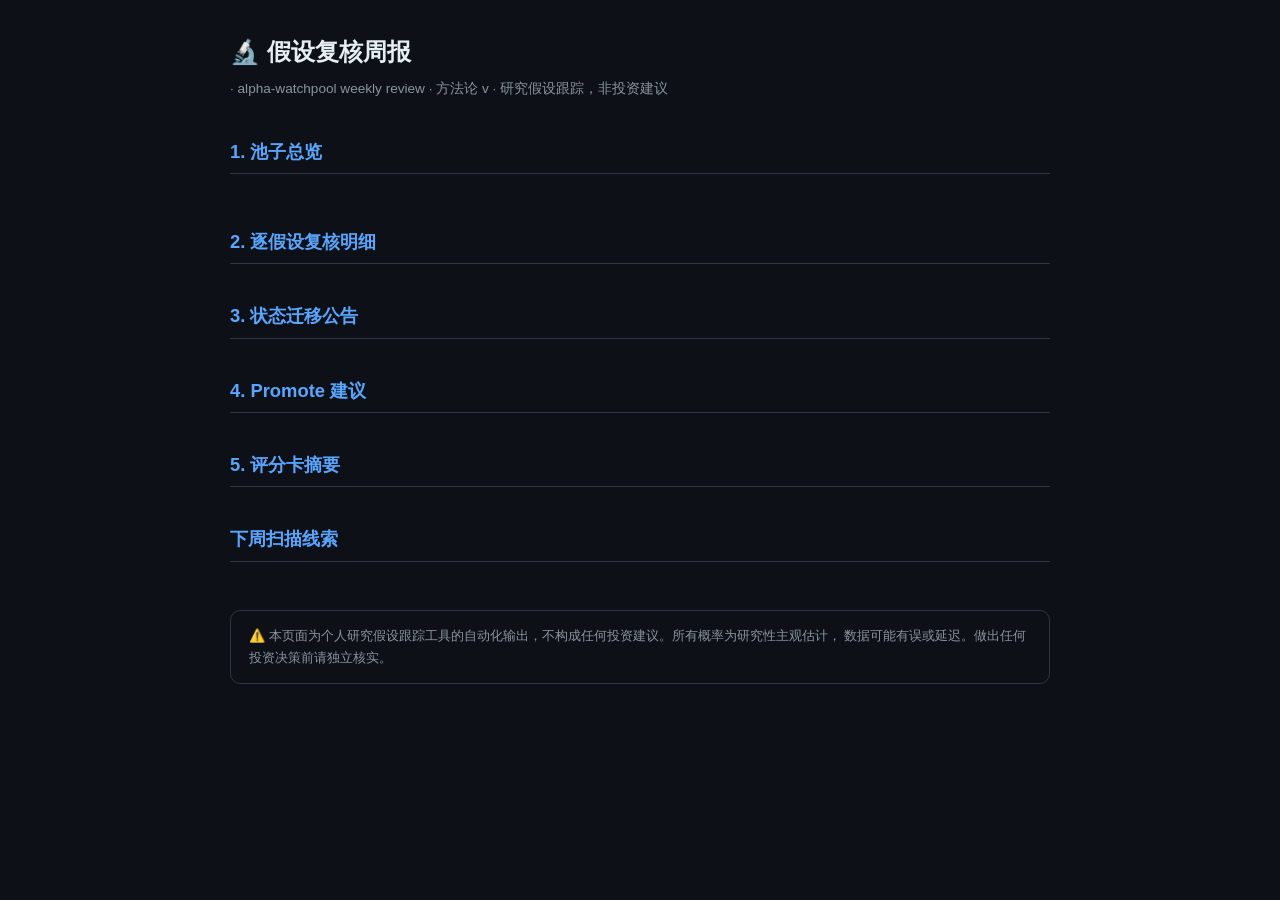
<file: skill-weekly-review/assets/review-template.html>
<!DOCTYPE html>
<html lang="zh-CN">
<head>
<meta charset="UTF-8">
<meta name="viewport" content="width=device-width, initial-scale=1.0">
<title>假设复核周报 · <!--FILL:DATE--></title>
<style>
  :root { --bg:#0d1117; --card:#161b22; --border:#30363d; --text:#e6edf3; --dim:#8b949e;
          --green:#3fb950; --red:#f85149; --amber:#d29922; --blue:#58a6ff; }
  * { margin:0; padding:0; box-sizing:border-box; }
  body { background:var(--bg); color:var(--text); font-family:-apple-system,"PingFang SC","Microsoft YaHei",sans-serif;
         line-height:1.7; max-width:860px; margin:0 auto; padding:32px 20px 80px; }
  h1 { font-size:1.5em; margin-bottom:4px; }
  h2 { font-size:1.15em; margin:36px 0 12px; padding-bottom:6px; border-bottom:1px solid var(--border); color:var(--blue); }
  h3 { font-size:1em; margin:20px 0 8px; }
  .meta { color:var(--dim); font-size:.85em; margin-bottom:24px; }
  .card { background:var(--card); border:1px solid var(--border); border-radius:10px; padding:16px 20px; margin:12px 0; }
  table { width:100%; border-collapse:collapse; font-size:.9em; margin:12px 0; }
  th,td { padding:8px 10px; text-align:left; border-bottom:1px solid var(--border); }
  th { color:var(--dim); font-weight:600; font-size:.85em; }
  .up { color:var(--green); } .down { color:var(--red); } .flat { color:var(--dim); }
  .badge { display:inline-block; padding:1px 8px; border-radius:10px; font-size:.78em; border:1px solid var(--border); }
  .badge.observing { color:var(--blue); border-color:var(--blue); }
  .badge.confirmed { color:var(--green); border-color:var(--green); }
  .badge.falsified { color:var(--red); border-color:var(--red); }
  .badge.expired { color:var(--dim); }
  .badge.promoted { color:var(--amber); border-color:var(--amber); }
  .disclaimer { margin-top:48px; padding:14px 18px; border:1px solid var(--border); border-radius:10px;
                color:var(--dim); font-size:.82em; }
  a { color:var(--blue); text-decoration:none; }
  .kpi-row { display:flex; gap:12px; flex-wrap:wrap; margin:16px 0; }
  .kpi { flex:1; min-width:140px; background:var(--card); border:1px solid var(--border); border-radius:10px;
         padding:12px 16px; }
  .kpi .v { font-size:1.4em; font-weight:700; }
  .kpi .k { color:var(--dim); font-size:.8em; }
</style>
</head>
<body>

<h1>🔬 假设复核周报</h1>
<p class="meta"><!--FILL:DATE--> · alpha-watchpool weekly review · 方法论 v<!--FILL:METHODOLOGY_VERSION--> · 研究假设跟踪，非投资建议</p>

<h2>1. 池子总览</h2>
<div class="kpi-row">
  <!--FILL:KPI_CARDS-->
  <!-- 例：<div class="kpi"><div class="v">6</div><div class="k">活跃假设</div></div> × 活跃数/本周新增/本周关闭/平均后验变化 -->
</div>
<!--FILL:POOL_SUMMARY-->
<!-- 一段话：本周池子发生了什么 -->

<h2>2. 逐假设复核明细</h2>
<!--FILL:HYPOTHESIS_DETAILS-->
<!-- 每假设一个 .card：
     <div class="card">
       <h3>TICKER · 一句话论点 <span class="badge observing">observing</span></h3>
       <p>后验：0.30 → 0.42（本周证据：...）</p>
       <table> 证据 | tier | 标签 | log-LR </table>
       <p>💥 证伪触发条件：...</p>
     </div> -->

<h2>3. 状态迁移公告</h2>
<!--FILL:TRANSITIONS-->
<!-- 无迁移则写「本周无状态迁移」；有则每条：id、迁移、reason、post_mortem -->

<h2>4. Promote 建议</h2>
<!--FILL:PROMOTE_SUGGESTIONS-->
<!-- 无 confirmed 则写「暂无」。有则列出并注明：需用户手动确认，本系统不自动建仓 -->

<h2>5. 评分卡摘要</h2>
<!--FILL:SCORECARD_SUMMARY-->
<!-- 读 data/scorecard.json：命中率、Brier、样本数；样本不足时如实说明 -->

<!--FILL:QUARTERLY_CALIBRATION-->
<!-- 仅每季度第一次周复核：<h2>6. 季度校准复盘</h2> + 四问回答；平时留空 -->

<h2>下周扫描线索</h2>
<!--FILL:NEXT_WEEK_LEADS-->

<div class="disclaimer">
  ⚠️ 本页面为个人研究假设跟踪工具的自动化输出，不构成任何投资建议。所有概率为研究性主观估计，
  数据可能有误或延迟。做出任何投资决策前请独立核实。
</div>

</body>
</html>
</file>
